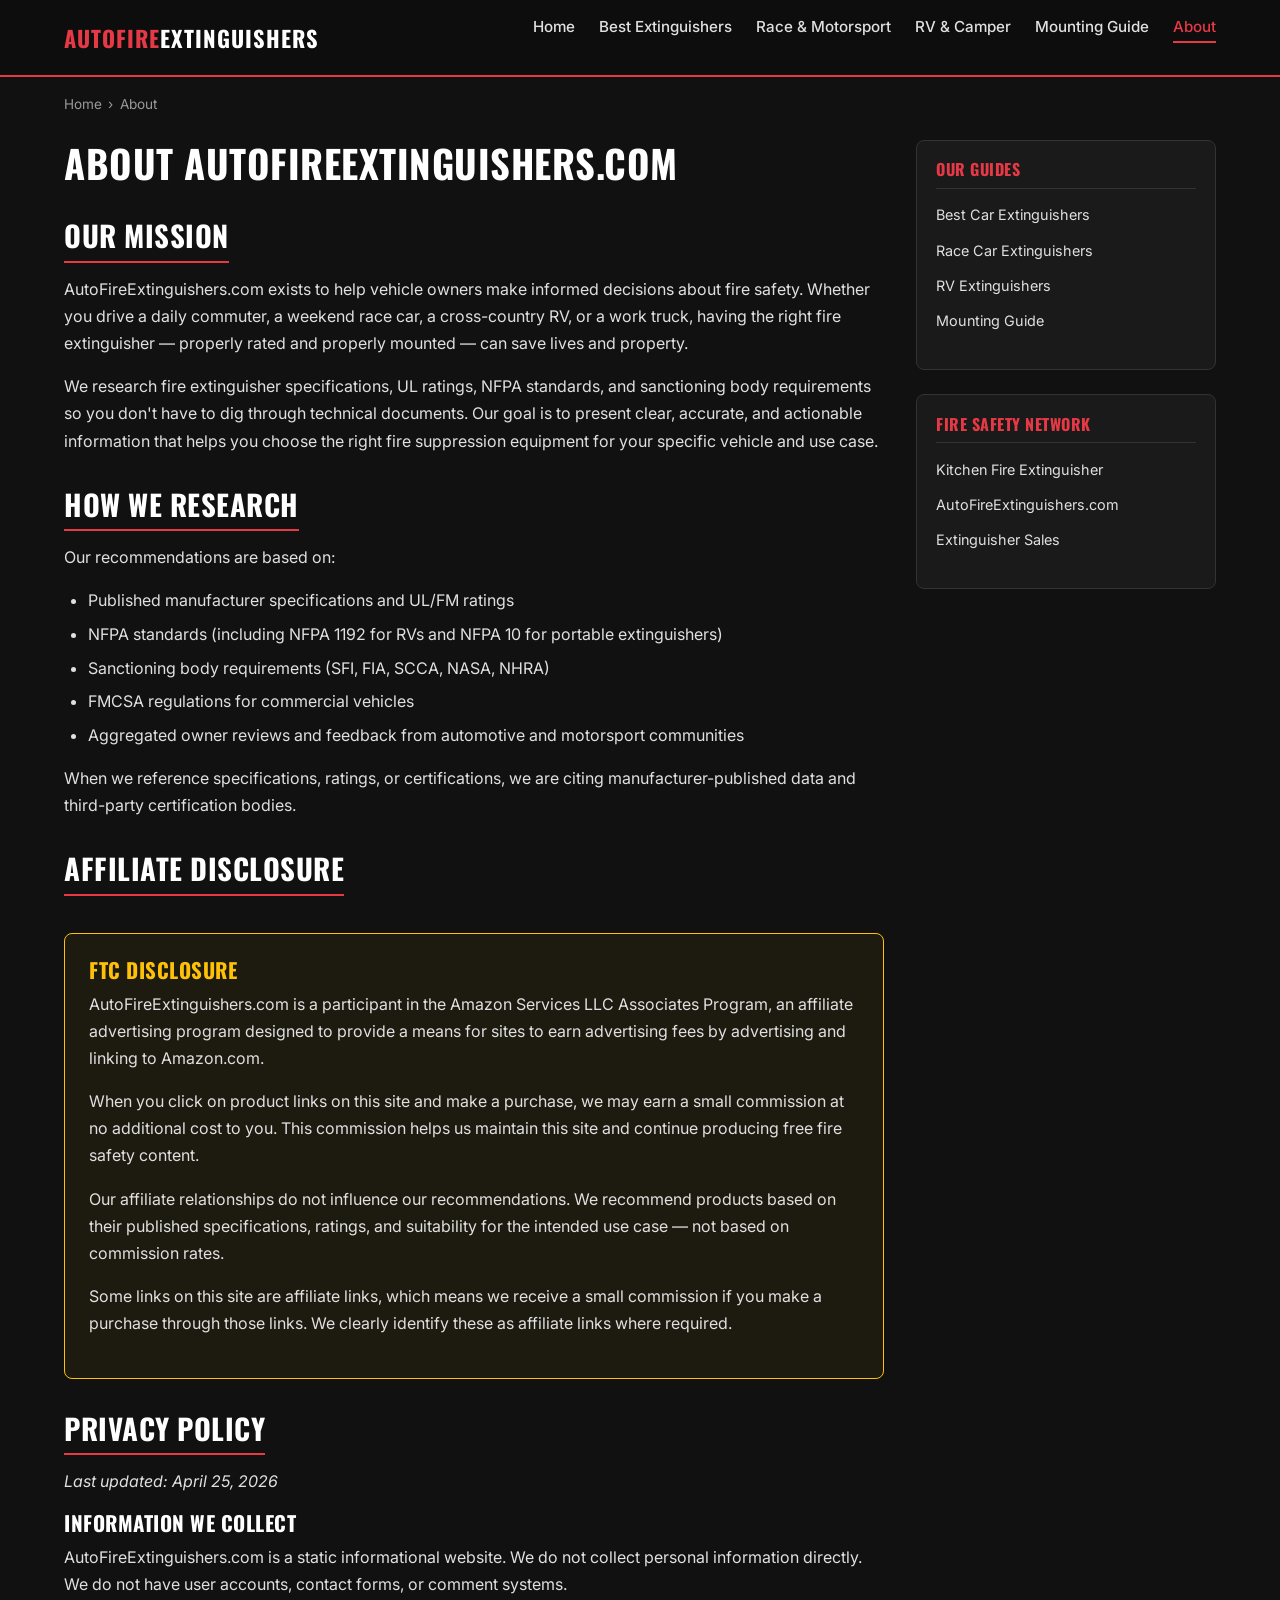
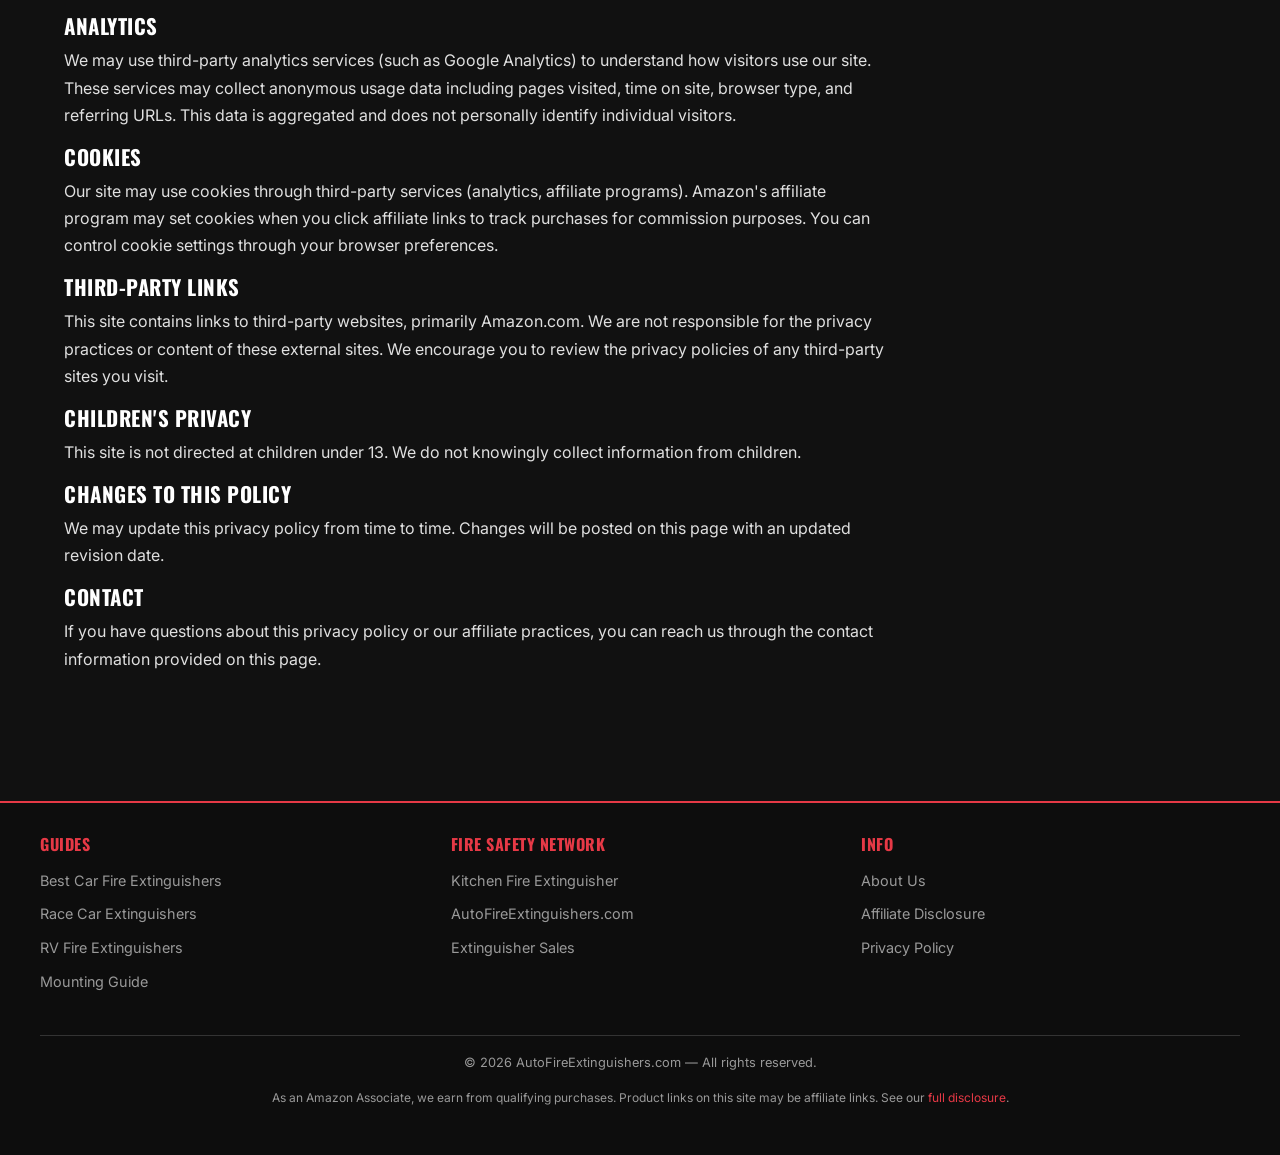
<file: about.html>
<!DOCTYPE html>
<html lang="en">
<head>
<meta charset="UTF-8">
<meta name="viewport" content="width=device-width,initial-scale=1">
<title>About AutoFireExtinguishers.com — Affiliate Disclosure &amp; Privacy Policy</title>
<meta name="description" content="About AutoFireExtinguishers.com, our affiliate disclosure, and privacy policy. Learn how we research and recommend vehicle fire extinguishers.">
<meta property="og:title" content="About AutoFireExtinguishers.com — Disclosure & Privacy">
<meta property="og:description" content="About AutoFireExtinguishers.com, our affiliate disclosure, and privacy policy.">
<meta property="og:type" content="website">
<meta property="og:url" content="https://autofireextinguishers.com/about.html">
<link rel="canonical" href="https://autofireextinguishers.com/about.html">
<link rel="preconnect" href="https://fonts.googleapis.com">
<link rel="preconnect" href="https://fonts.gstatic.com" crossorigin>
<link href="https://fonts.googleapis.com/css2?family=Inter:wght@400;500;600;700&family=Oswald:wght@400;500;600;700&display=swap" rel="stylesheet">
<link rel="stylesheet" href="css/style.css">
</head>
<body>

<nav class="site-nav" aria-label="Main navigation">
<div class="nav-inner">
  <a href="/" class="nav-logo">AutoFire<span>Extinguishers</span></a>
  <button class="hamburger" aria-label="Toggle menu" onclick="document.querySelector('.nav-links').classList.toggle('open')">
    <span></span><span></span><span></span>
  </button>
  <ul class="nav-links">
    <li><a href="/">Home</a></li>
    <li><a href="best-car-fire-extinguisher.html">Best Extinguishers</a></li>
    <li><a href="race-car-fire-extinguisher.html">Race &amp; Motorsport</a></li>
    <li><a href="rv-fire-extinguisher.html">RV &amp; Camper</a></li>
    <li><a href="fire-extinguisher-mounting.html">Mounting Guide</a></li>
    <li><a href="about.html" class="active">About</a></li>
  </ul>
</div>
</nav>

<div class="breadcrumbs">
  <a href="/">Home</a><span class="sep">›</span>About
</div>

<div class="page-wrap">
<main class="main-content">

<h1>About AutoFireExtinguishers.com</h1>

<section class="about-section">
  <h2>Our Mission</h2>
  <p>AutoFireExtinguishers.com exists to help vehicle owners make informed decisions about fire safety. Whether you drive a daily commuter, a weekend race car, a cross-country RV, or a work truck, having the right fire extinguisher — properly rated and properly mounted — can save lives and property.</p>
  <p>We research fire extinguisher specifications, UL ratings, NFPA standards, and sanctioning body requirements so you don't have to dig through technical documents. Our goal is to present clear, accurate, and actionable information that helps you choose the right fire suppression equipment for your specific vehicle and use case.</p>
</section>

<section class="about-section">
  <h2>How We Research</h2>
  <p>Our recommendations are based on:</p>
  <ul>
    <li>Published manufacturer specifications and UL/FM ratings</li>
    <li>NFPA standards (including NFPA 1192 for RVs and NFPA 10 for portable extinguishers)</li>
    <li>Sanctioning body requirements (SFI, FIA, SCCA, NASA, NHRA)</li>
    <li>FMCSA regulations for commercial vehicles</li>
    <li>Aggregated owner reviews and feedback from automotive and motorsport communities</li>
  </ul>
  <p>When we reference specifications, ratings, or certifications, we are citing manufacturer-published data and third-party certification bodies.</p>
</section>

<section class="about-section" id="disclosure">
  <h2>Affiliate Disclosure</h2>
  <div class="disclosure-box">
    <h3>FTC Disclosure</h3>
    <p>AutoFireExtinguishers.com is a participant in the Amazon Services LLC Associates Program, an affiliate advertising program designed to provide a means for sites to earn advertising fees by advertising and linking to Amazon.com.</p>
    <p>When you click on product links on this site and make a purchase, we may earn a small commission at no additional cost to you. This commission helps us maintain this site and continue producing free fire safety content.</p>
    <p>Our affiliate relationships do not influence our recommendations. We recommend products based on their published specifications, ratings, and suitability for the intended use case — not based on commission rates.</p>
    <p>Some links on this site are affiliate links, which means we receive a small commission if you make a purchase through those links. We clearly identify these as affiliate links where required.</p>
  </div>
</section>

<section class="about-section" id="privacy">
  <h2>Privacy Policy</h2>
  <p><em>Last updated: April 25, 2026</em></p>

  <h3>Information We Collect</h3>
  <p>AutoFireExtinguishers.com is a static informational website. We do not collect personal information directly. We do not have user accounts, contact forms, or comment systems.</p>

  <h3>Analytics</h3>
  <p>We may use third-party analytics services (such as Google Analytics) to understand how visitors use our site. These services may collect anonymous usage data including pages visited, time on site, browser type, and referring URLs. This data is aggregated and does not personally identify individual visitors.</p>

  <h3>Cookies</h3>
  <p>Our site may use cookies through third-party services (analytics, affiliate programs). Amazon's affiliate program may set cookies when you click affiliate links to track purchases for commission purposes. You can control cookie settings through your browser preferences.</p>

  <h3>Third-Party Links</h3>
  <p>This site contains links to third-party websites, primarily Amazon.com. We are not responsible for the privacy practices or content of these external sites. We encourage you to review the privacy policies of any third-party sites you visit.</p>

  <h3>Children's Privacy</h3>
  <p>This site is not directed at children under 13. We do not knowingly collect information from children.</p>

  <h3>Changes to This Policy</h3>
  <p>We may update this privacy policy from time to time. Changes will be posted on this page with an updated revision date.</p>

  <h3>Contact</h3>
  <p>If you have questions about this privacy policy or our affiliate practices, you can reach us through the contact information provided on this page.</p>
</section>

</main>

<aside class="sidebar">
  <div class="sidebar-box">
    <h3>Our Guides</h3>
    <ul>
      <li><a href="best-car-fire-extinguisher.html">Best Car Extinguishers</a></li>
      <li><a href="race-car-fire-extinguisher.html">Race Car Extinguishers</a></li>
      <li><a href="rv-fire-extinguisher.html">RV Extinguishers</a></li>
      <li><a href="fire-extinguisher-mounting.html">Mounting Guide</a></li>
    </ul>
  </div>
  <div class="sidebar-box">
    <h3>Fire Safety Network</h3>
    <ul>
      <li><a href="https://kitchenfireextinguisher.com" target="_blank" rel="noopener">Kitchen Fire Extinguisher</a></li>
      <li><a href="https://autofireextinguishers.com" target="_blank" rel="noopener">AutoFireExtinguishers.com</a></li>
      <li><a href="https://extinguishersales.com" target="_blank" rel="noopener">Extinguisher Sales</a></li>
    </ul>
  </div>
</aside>
</div>

<footer class="site-footer">
<div class="footer-inner">
  <div class="footer-col">
    <h4>Guides</h4>
    <ul>
      <li><a href="best-car-fire-extinguisher.html">Best Car Fire Extinguishers</a></li>
      <li><a href="race-car-fire-extinguisher.html">Race Car Extinguishers</a></li>
      <li><a href="rv-fire-extinguisher.html">RV Fire Extinguishers</a></li>
      <li><a href="fire-extinguisher-mounting.html">Mounting Guide</a></li>
    </ul>
  </div>
  <div class="footer-col">
    <h4>Fire Safety Network</h4>
    <ul>
      <li><a href="https://kitchenfireextinguisher.com" target="_blank" rel="noopener">Kitchen Fire Extinguisher</a></li>
      <li><a href="https://autofireextinguishers.com" target="_blank" rel="noopener">AutoFireExtinguishers.com</a></li>
      <li><a href="https://extinguishersales.com" target="_blank" rel="noopener">Extinguisher Sales</a></li>
    </ul>
  </div>
  <div class="footer-col">
    <h4>Info</h4>
    <ul>
      <li><a href="about.html">About Us</a></li>
      <li><a href="about.html#disclosure">Affiliate Disclosure</a></li>
      <li><a href="about.html#privacy">Privacy Policy</a></li>
    </ul>
  </div>
</div>
<div class="footer-bottom">
  <p>&copy; 2026 AutoFireExtinguishers.com — All rights reserved.</p>
  <p class="affiliate-disc">As an Amazon Associate, we earn from qualifying purchases. Product links on this site may be affiliate links. See our <a href="about.html#disclosure">full disclosure</a>.</p>
</div>
</footer>

</body>
</html>
</file>
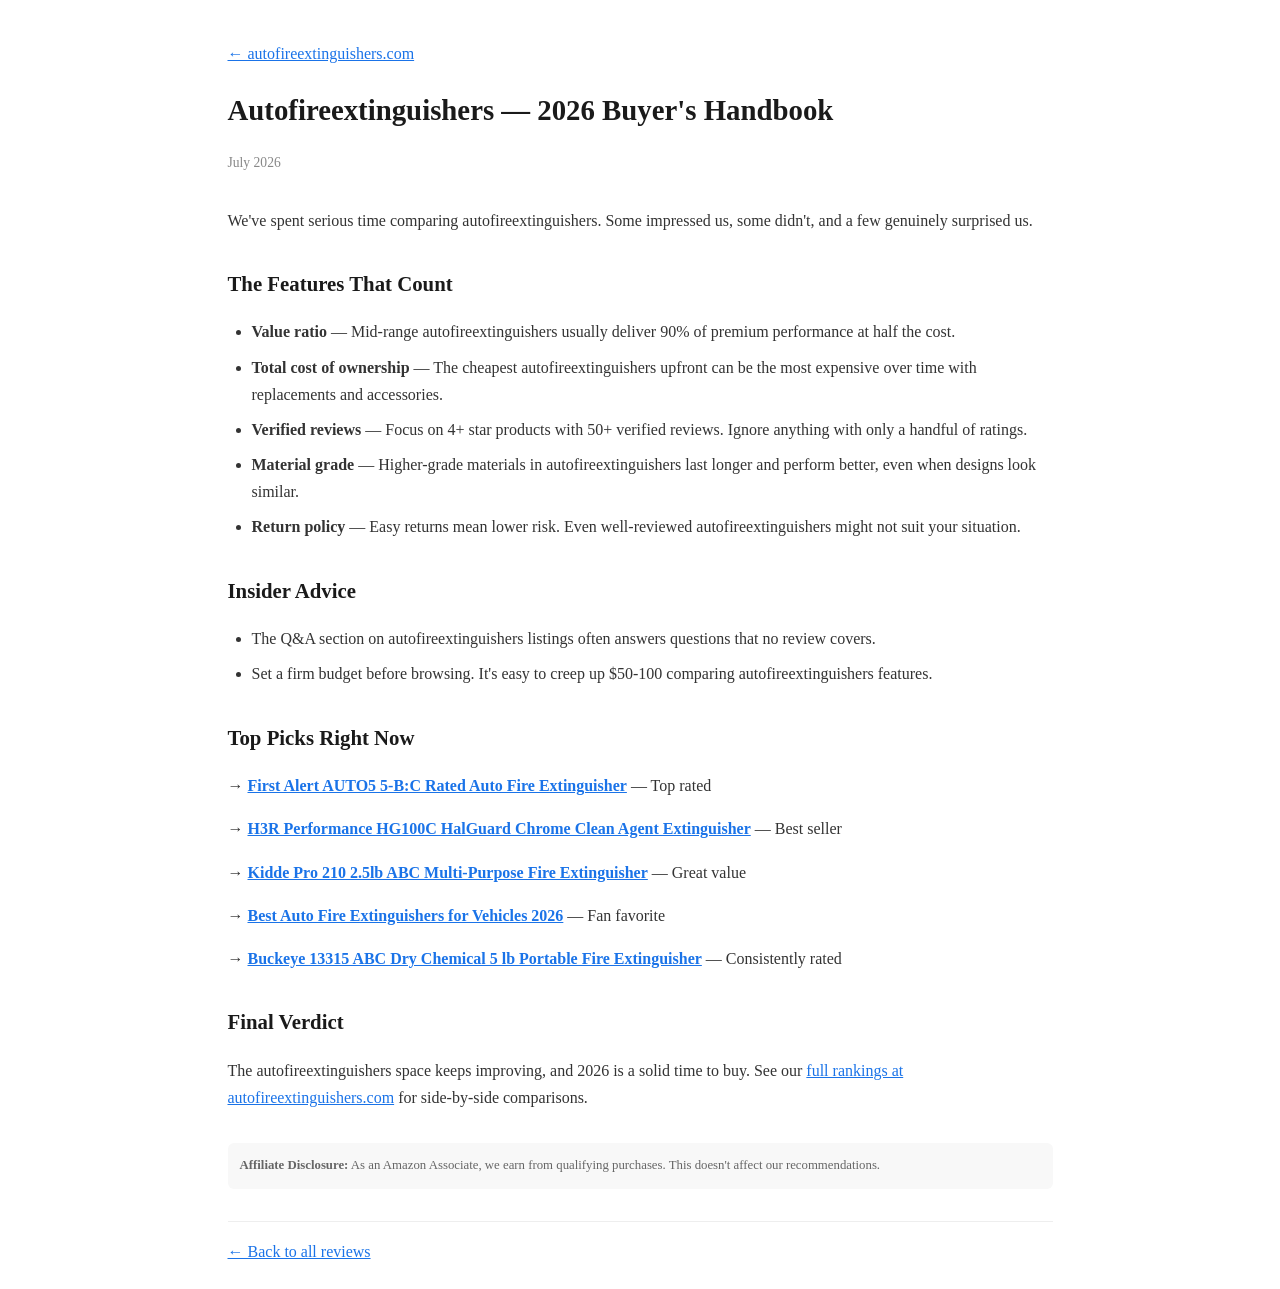
<file: autofireextinguishers-buyers-handbook-2026.html>
<!DOCTYPE html>
<html lang="en">
<head>
<meta charset="UTF-8"><meta name="viewport" content="width=device-width,initial-scale=1.0">
<title>Autofireextinguishers — 2026 Buyer's Handbook | autofireextinguishers.com</title>
<meta name="description" content="2026 autofireextinguishers buyer's guide. What's worth it and where to get the best value.">
<link rel="canonical" href="https://autofireextinguishers.com/autofireextinguishers-buyers-handbook-2026.html">
<script type="application/ld+json">{"@context":"https://schema.org","@type":"Article","headline":"Autofireextinguishers — 2026 Buyer's Handbook","datePublished":"2026-07-02","dateModified":"2026-07-02","publisher":{"@type":"Organization","name":"autofireextinguishers.com"}}</script>
<style>body{max-width:825px;margin:0 auto;padding:24px;font-family:Georgia,'Times New Roman',serif;line-height:1.7;color:#333}h1{font-size:1.8rem;color:#1a1a1a;margin-bottom:.5rem}h2{font-size:1.3rem;color:#1a1a1a;margin-top:2rem}a{color:#1a73e8}.date{color:#888;font-size:.85rem;margin-bottom:2rem}.back{margin-top:2rem;padding-top:1rem;border-top:1px solid #eee}p{margin:1rem 0}ul,ol{margin:1rem 0;padding-left:1.5rem}li{margin:.5rem 0}.disc{background:#f8f8f8;padding:12px;border-radius:6px;font-size:.8rem;color:#666;margin-top:2rem}</style>
</head>
<body>
<p><a href="/">← autofireextinguishers.com</a></p>
<h1>Autofireextinguishers — 2026 Buyer's Handbook</h1>
<p class="date">July 2026</p>
<p>We've spent serious time comparing autofireextinguishers. Some impressed us, some didn't, and a few genuinely surprised us.</p>
<h2>The Features That Count</h2>
<ul>
  <li><strong>Value ratio</strong> — Mid-range autofireextinguishers usually deliver 90% of premium performance at half the cost.</li>
  <li><strong>Total cost of ownership</strong> — The cheapest autofireextinguishers upfront can be the most expensive over time with replacements and accessories.</li>
  <li><strong>Verified reviews</strong> — Focus on 4+ star products with 50+ verified reviews. Ignore anything with only a handful of ratings.</li>
  <li><strong>Material grade</strong> — Higher-grade materials in autofireextinguishers last longer and perform better, even when designs look similar.</li>
  <li><strong>Return policy</strong> — Easy returns mean lower risk. Even well-reviewed autofireextinguishers might not suit your situation.</li>
</ul>
<h2>Insider Advice</h2>
<ul>
  <li>The Q&A section on autofireextinguishers listings often answers questions that no review covers.</li>
  <li>Set a firm budget before browsing. It's easy to creep up $50-100 comparing autofireextinguishers features.</li>
</ul>
<h2>Top Picks Right Now</h2>
<p><strong>→ <a href="https://www.amazon.com/dp/B01N9DRMIX?tag=brazenprodu01-20">First Alert AUTO5 5-B:C Rated Auto Fire Extinguisher</a></strong> — Top rated</p>
<p><strong>→ <a href="https://www.amazon.com/dp/B00IXHB53G?tag=brazenprodu01-20">H3R Performance HG100C HalGuard Chrome Clean Agent Extinguisher</a></strong> — Best seller</p>
<p><strong>→ <a href="https://www.amazon.com/dp/B07CKV8XY4?tag=brazenprodu01-20">Kidde Pro 210 2.5lb ABC Multi-Purpose Fire Extinguisher</a></strong> — Great value</p>
<p><strong>→ <a href="https://www.amazon.com/dp/B000MIXS3O?tag=brazenprodu01-20">Best Auto Fire Extinguishers for Vehicles 2026</a></strong> — Fan favorite</p>
<p><strong>→ <a href="https://www.amazon.com/dp/B001GZATQS?tag=brazenprodu01-20">Buckeye 13315 ABC Dry Chemical 5 lb Portable Fire Extinguisher</a></strong> — Consistently rated</p>
<h2>Final Verdict</h2>
<p>The autofireextinguishers space keeps improving, and 2026 is a solid time to buy. See our <a href="/">full rankings at autofireextinguishers.com</a> for side-by-side comparisons.</p>

<div class="disc"><strong>Affiliate Disclosure:</strong> As an Amazon Associate, we earn from qualifying purchases. This doesn't affect our recommendations.</div>
<div class="back"><a href="/">← Back to all reviews</a></div>
</body></html>
</file>
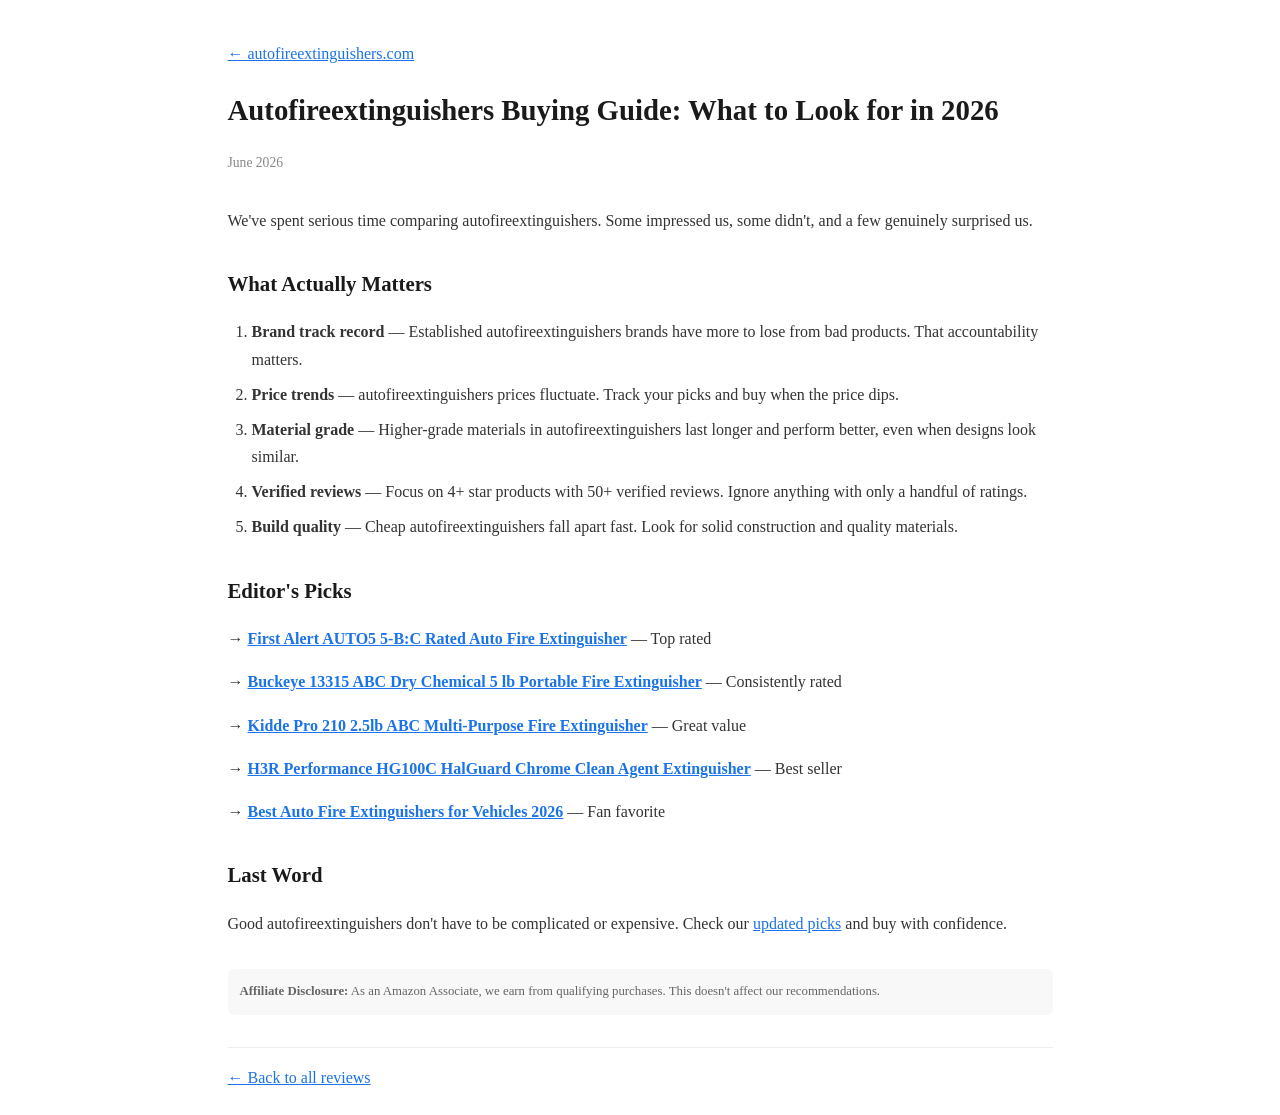
<file: autofireextinguishers-buying-guide-2026.html>
<!DOCTYPE html>
<html lang="en">
<head>
<meta charset="UTF-8"><meta name="viewport" content="width=device-width,initial-scale=1.0">
<title>Autofireextinguishers Buying Guide: What to Look for in 2026 | autofireextinguishers.com</title>
<meta name="description" content="2026 autofireextinguishers buyer's guide. What's worth it and where to get the best value.">
<link rel="canonical" href="https://autofireextinguishers.com/autofireextinguishers-buying-guide-2026.html">
<script type="application/ld+json">{"@context":"https://schema.org","@type":"Article","headline":"Autofireextinguishers Buying Guide: What to Look for in 2026","datePublished":"2026-06-30","dateModified":"2026-06-30","publisher":{"@type":"Organization","name":"autofireextinguishers.com"}}</script>
<style>body{max-width:825px;margin:0 auto;padding:24px;font-family:Georgia,'Times New Roman',serif;line-height:1.7;color:#333}h1{font-size:1.8rem;color:#1a1a1a;margin-bottom:.5rem}h2{font-size:1.3rem;color:#1a1a1a;margin-top:2rem}a{color:#1a73e8}.date{color:#888;font-size:.85rem;margin-bottom:2rem}.back{margin-top:2rem;padding-top:1rem;border-top:1px solid #eee}p{margin:1rem 0}ul,ol{margin:1rem 0;padding-left:1.5rem}li{margin:.5rem 0}.disc{background:#f8f8f8;padding:12px;border-radius:6px;font-size:.8rem;color:#666;margin-top:2rem}</style>
</head>
<body>
<p><a href="/">← autofireextinguishers.com</a></p>
<h1>Autofireextinguishers Buying Guide: What to Look for in 2026</h1>
<p class="date">June 2026</p>
<p>We've spent serious time comparing autofireextinguishers. Some impressed us, some didn't, and a few genuinely surprised us.</p>
<h2>What Actually Matters</h2>
<ol>
  <li><strong>Brand track record</strong> — Established autofireextinguishers brands have more to lose from bad products. That accountability matters.</li>
  <li><strong>Price trends</strong> — autofireextinguishers prices fluctuate. Track your picks and buy when the price dips.</li>
  <li><strong>Material grade</strong> — Higher-grade materials in autofireextinguishers last longer and perform better, even when designs look similar.</li>
  <li><strong>Verified reviews</strong> — Focus on 4+ star products with 50+ verified reviews. Ignore anything with only a handful of ratings.</li>
  <li><strong>Build quality</strong> — Cheap autofireextinguishers fall apart fast. Look for solid construction and quality materials.</li>
</ol>
<h2>Editor's Picks</h2>
<p><strong>→ <a href="https://www.amazon.com/dp/B01N9DRMIX?tag=brazenprodu01-20">First Alert AUTO5 5-B:C Rated Auto Fire Extinguisher</a></strong> — Top rated</p>
<p><strong>→ <a href="https://www.amazon.com/dp/B001GZATQS?tag=brazenprodu01-20">Buckeye 13315 ABC Dry Chemical 5 lb Portable Fire Extinguisher</a></strong> — Consistently rated</p>
<p><strong>→ <a href="https://www.amazon.com/dp/B07CKV8XY4?tag=brazenprodu01-20">Kidde Pro 210 2.5lb ABC Multi-Purpose Fire Extinguisher</a></strong> — Great value</p>
<p><strong>→ <a href="https://www.amazon.com/dp/B00IXHB53G?tag=brazenprodu01-20">H3R Performance HG100C HalGuard Chrome Clean Agent Extinguisher</a></strong> — Best seller</p>
<p><strong>→ <a href="https://www.amazon.com/dp/B000MIXS3O?tag=brazenprodu01-20">Best Auto Fire Extinguishers for Vehicles 2026</a></strong> — Fan favorite</p>
<h2>Last Word</h2>
<p>Good autofireextinguishers don't have to be complicated or expensive. Check our <a href="/">updated picks</a> and buy with confidence.</p>

<div class="disc"><strong>Affiliate Disclosure:</strong> As an Amazon Associate, we earn from qualifying purchases. This doesn't affect our recommendations.</div>
<div class="back"><a href="/">← Back to all reviews</a></div>
</body></html>
</file>
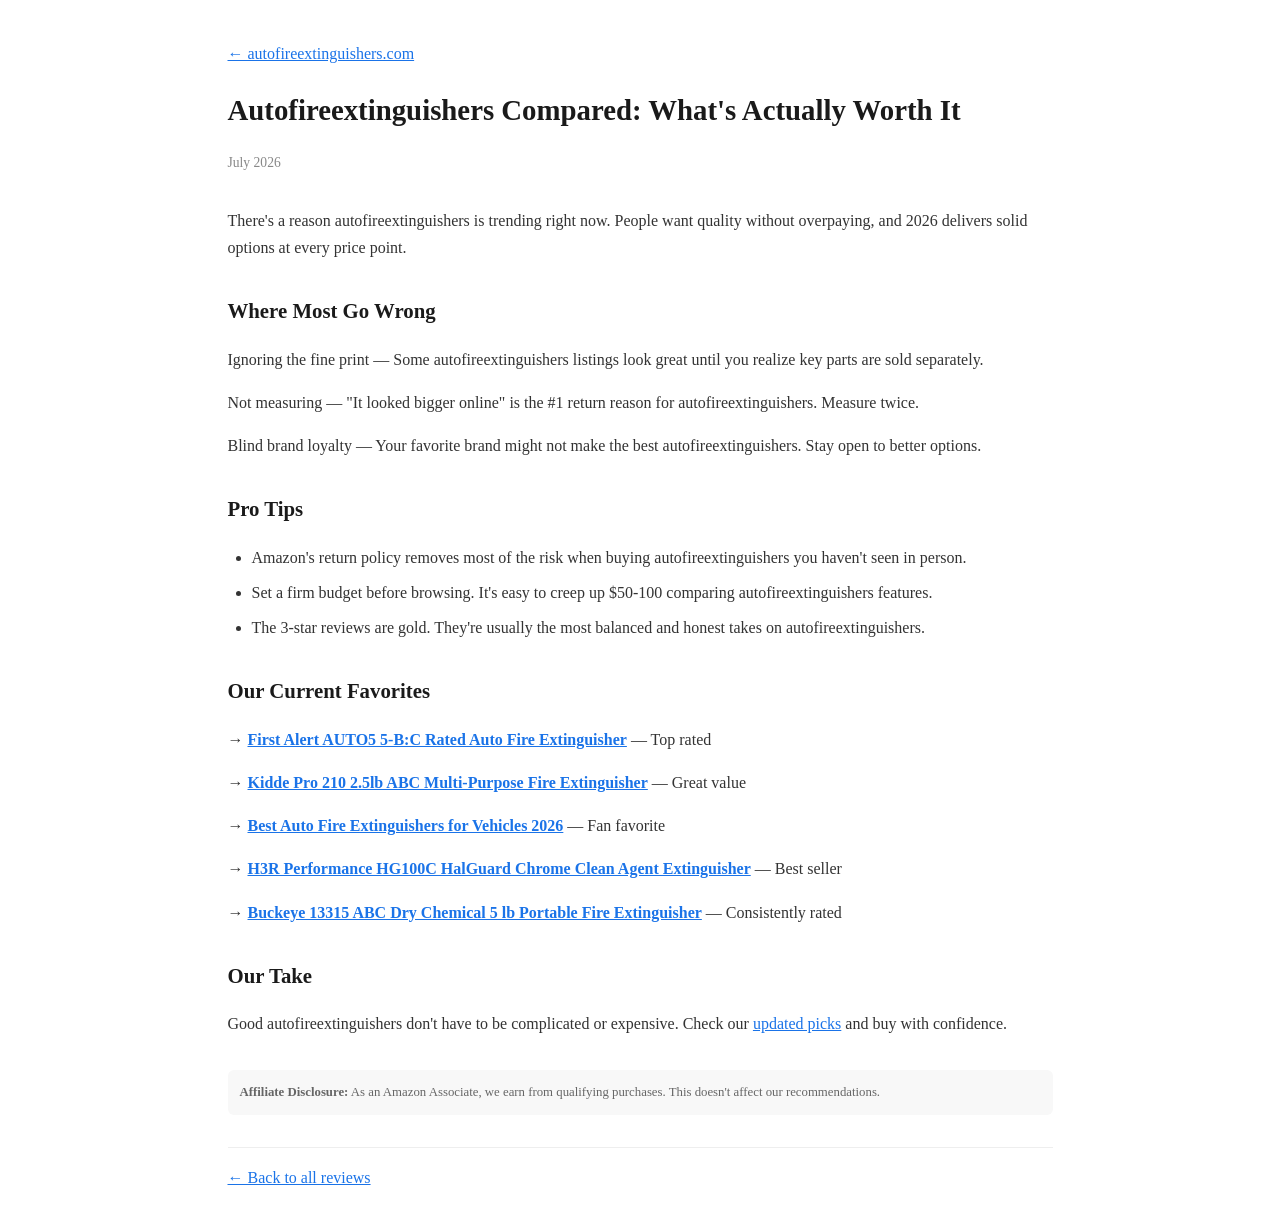
<file: autofireextinguishers-compared-2026.html>
<!DOCTYPE html>
<html lang="en">
<head>
<meta charset="UTF-8"><meta name="viewport" content="width=device-width,initial-scale=1.0">
<title>Autofireextinguishers Compared: What's Actually Worth It | autofireextinguishers.com</title>
<meta name="description" content="autofireextinguishers shopping in 2026 simplified. Our guide has you covered.">
<link rel="canonical" href="https://autofireextinguishers.com/autofireextinguishers-compared-2026.html">
<script type="application/ld+json">{"@context":"https://schema.org","@type":"Article","headline":"Autofireextinguishers Compared: What's Actually Worth It","datePublished":"2026-07-03","dateModified":"2026-07-03","publisher":{"@type":"Organization","name":"autofireextinguishers.com"}}</script>
<style>body{max-width:825px;margin:0 auto;padding:24px;font-family:Georgia,'Times New Roman',serif;line-height:1.7;color:#333}h1{font-size:1.8rem;color:#1a1a1a;margin-bottom:.5rem}h2{font-size:1.3rem;color:#1a1a1a;margin-top:2rem}a{color:#1a73e8}.date{color:#888;font-size:.85rem;margin-bottom:2rem}.back{margin-top:2rem;padding-top:1rem;border-top:1px solid #eee}p{margin:1rem 0}ul,ol{margin:1rem 0;padding-left:1.5rem}li{margin:.5rem 0}.disc{background:#f8f8f8;padding:12px;border-radius:6px;font-size:.8rem;color:#666;margin-top:2rem}</style>
</head>
<body>
<p><a href="/">← autofireextinguishers.com</a></p>
<h1>Autofireextinguishers Compared: What's Actually Worth It</h1>
<p class="date">July 2026</p>
<p>There's a reason autofireextinguishers is trending right now. People want quality without overpaying, and 2026 delivers solid options at every price point.</p>
<h2>Where Most Go Wrong</h2>
<p>Ignoring the fine print — Some autofireextinguishers listings look great until you realize key parts are sold separately.</p>
<p>Not measuring — "It looked bigger online" is the #1 return reason for autofireextinguishers. Measure twice.</p>
<p>Blind brand loyalty — Your favorite brand might not make the best autofireextinguishers. Stay open to better options.</p>
<h2>Pro Tips</h2>
<ul>
  <li>Amazon's return policy removes most of the risk when buying autofireextinguishers you haven't seen in person.</li>
  <li>Set a firm budget before browsing. It's easy to creep up $50-100 comparing autofireextinguishers features.</li>
  <li>The 3-star reviews are gold. They're usually the most balanced and honest takes on autofireextinguishers.</li>
</ul>
<h2>Our Current Favorites</h2>
<p><strong>→ <a href="https://www.amazon.com/dp/B01N9DRMIX?tag=brazenprodu01-20">First Alert AUTO5 5-B:C Rated Auto Fire Extinguisher</a></strong> — Top rated</p>
<p><strong>→ <a href="https://www.amazon.com/dp/B07CKV8XY4?tag=brazenprodu01-20">Kidde Pro 210 2.5lb ABC Multi-Purpose Fire Extinguisher</a></strong> — Great value</p>
<p><strong>→ <a href="https://www.amazon.com/dp/B000MIXS3O?tag=brazenprodu01-20">Best Auto Fire Extinguishers for Vehicles 2026</a></strong> — Fan favorite</p>
<p><strong>→ <a href="https://www.amazon.com/dp/B00IXHB53G?tag=brazenprodu01-20">H3R Performance HG100C HalGuard Chrome Clean Agent Extinguisher</a></strong> — Best seller</p>
<p><strong>→ <a href="https://www.amazon.com/dp/B001GZATQS?tag=brazenprodu01-20">Buckeye 13315 ABC Dry Chemical 5 lb Portable Fire Extinguisher</a></strong> — Consistently rated</p>
<h2>Our Take</h2>
<p>Good autofireextinguishers don't have to be complicated or expensive. Check our <a href="/">updated picks</a> and buy with confidence.</p>

<div class="disc"><strong>Affiliate Disclosure:</strong> As an Amazon Associate, we earn from qualifying purchases. This doesn't affect our recommendations.</div>
<div class="back"><a href="/">← Back to all reviews</a></div>
</body></html>
</file>
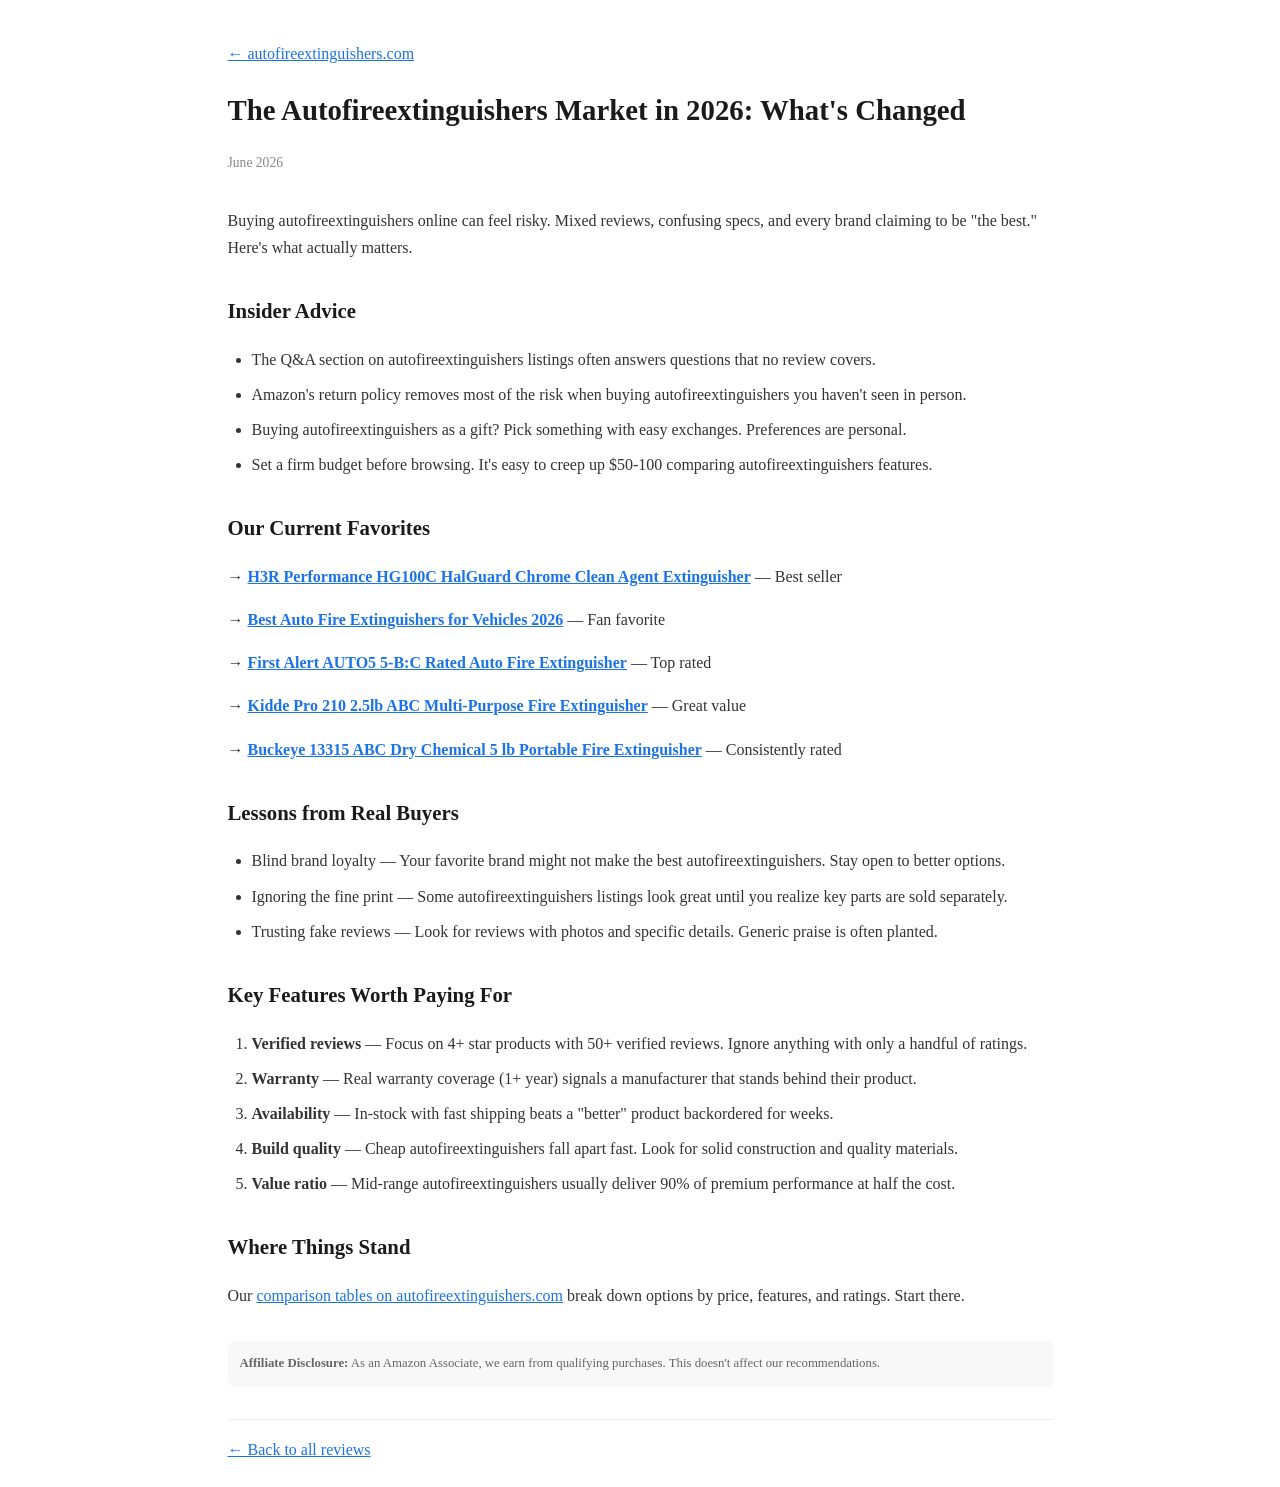
<file: autofireextinguishers-market-2026.html>
<!DOCTYPE html>
<html lang="en">
<head>
<meta charset="UTF-8"><meta name="viewport" content="width=device-width,initial-scale=1.0">
<title>The Autofireextinguishers Market in 2026: What's Changed | autofireextinguishers.com</title>
<meta name="description" content="Honest autofireextinguishers guide for 2026. Real comparisons, no fluff. Updated June 2026.">
<link rel="canonical" href="https://autofireextinguishers.com/autofireextinguishers-market-2026.html">
<script type="application/ld+json">{"@context":"https://schema.org","@type":"Article","headline":"The Autofireextinguishers Market in 2026: What's Changed","datePublished":"2026-06-29","dateModified":"2026-06-29","publisher":{"@type":"Organization","name":"autofireextinguishers.com"}}</script>
<style>body{max-width:825px;margin:0 auto;padding:24px;font-family:Georgia,'Times New Roman',serif;line-height:1.7;color:#333}h1{font-size:1.8rem;color:#1a1a1a;margin-bottom:.5rem}h2{font-size:1.3rem;color:#1a1a1a;margin-top:2rem}a{color:#1a73e8}.date{color:#888;font-size:.85rem;margin-bottom:2rem}.back{margin-top:2rem;padding-top:1rem;border-top:1px solid #eee}p{margin:1rem 0}ul,ol{margin:1rem 0;padding-left:1.5rem}li{margin:.5rem 0}.disc{background:#f8f8f8;padding:12px;border-radius:6px;font-size:.8rem;color:#666;margin-top:2rem}</style>
</head>
<body>
<p><a href="/">← autofireextinguishers.com</a></p>
<h1>The Autofireextinguishers Market in 2026: What's Changed</h1>
<p class="date">June 2026</p>
<p>Buying autofireextinguishers online can feel risky. Mixed reviews, confusing specs, and every brand claiming to be "the best." Here's what actually matters.</p>
<h2>Insider Advice</h2>
<ul>
  <li>The Q&A section on autofireextinguishers listings often answers questions that no review covers.</li>
  <li>Amazon's return policy removes most of the risk when buying autofireextinguishers you haven't seen in person.</li>
  <li>Buying autofireextinguishers as a gift? Pick something with easy exchanges. Preferences are personal.</li>
  <li>Set a firm budget before browsing. It's easy to creep up $50-100 comparing autofireextinguishers features.</li>
</ul>
<h2>Our Current Favorites</h2>
<p><strong>→ <a href="https://www.amazon.com/dp/B00IXHB53G?tag=brazenprodu01-20">H3R Performance HG100C HalGuard Chrome Clean Agent Extinguisher</a></strong> — Best seller</p>
<p><strong>→ <a href="https://www.amazon.com/dp/B000MIXS3O?tag=brazenprodu01-20">Best Auto Fire Extinguishers for Vehicles 2026</a></strong> — Fan favorite</p>
<p><strong>→ <a href="https://www.amazon.com/dp/B01N9DRMIX?tag=brazenprodu01-20">First Alert AUTO5 5-B:C Rated Auto Fire Extinguisher</a></strong> — Top rated</p>
<p><strong>→ <a href="https://www.amazon.com/dp/B07CKV8XY4?tag=brazenprodu01-20">Kidde Pro 210 2.5lb ABC Multi-Purpose Fire Extinguisher</a></strong> — Great value</p>
<p><strong>→ <a href="https://www.amazon.com/dp/B001GZATQS?tag=brazenprodu01-20">Buckeye 13315 ABC Dry Chemical 5 lb Portable Fire Extinguisher</a></strong> — Consistently rated</p>
<h2>Lessons from Real Buyers</h2>
<ul>
  <li>Blind brand loyalty — Your favorite brand might not make the best autofireextinguishers. Stay open to better options.</li>
  <li>Ignoring the fine print — Some autofireextinguishers listings look great until you realize key parts are sold separately.</li>
  <li>Trusting fake reviews — Look for reviews with photos and specific details. Generic praise is often planted.</li>
</ul>
<h2>Key Features Worth Paying For</h2>
<ol>
  <li><strong>Verified reviews</strong> — Focus on 4+ star products with 50+ verified reviews. Ignore anything with only a handful of ratings.</li>
  <li><strong>Warranty</strong> — Real warranty coverage (1+ year) signals a manufacturer that stands behind their product.</li>
  <li><strong>Availability</strong> — In-stock with fast shipping beats a "better" product backordered for weeks.</li>
  <li><strong>Build quality</strong> — Cheap autofireextinguishers fall apart fast. Look for solid construction and quality materials.</li>
  <li><strong>Value ratio</strong> — Mid-range autofireextinguishers usually deliver 90% of premium performance at half the cost.</li>
</ol>
<h2>Where Things Stand</h2>
<p>Our <a href="/">comparison tables on autofireextinguishers.com</a> break down options by price, features, and ratings. Start there.</p>

<div class="disc"><strong>Affiliate Disclosure:</strong> As an Amazon Associate, we earn from qualifying purchases. This doesn't affect our recommendations.</div>
<div class="back"><a href="/">← Back to all reviews</a></div>
</body></html>
</file>
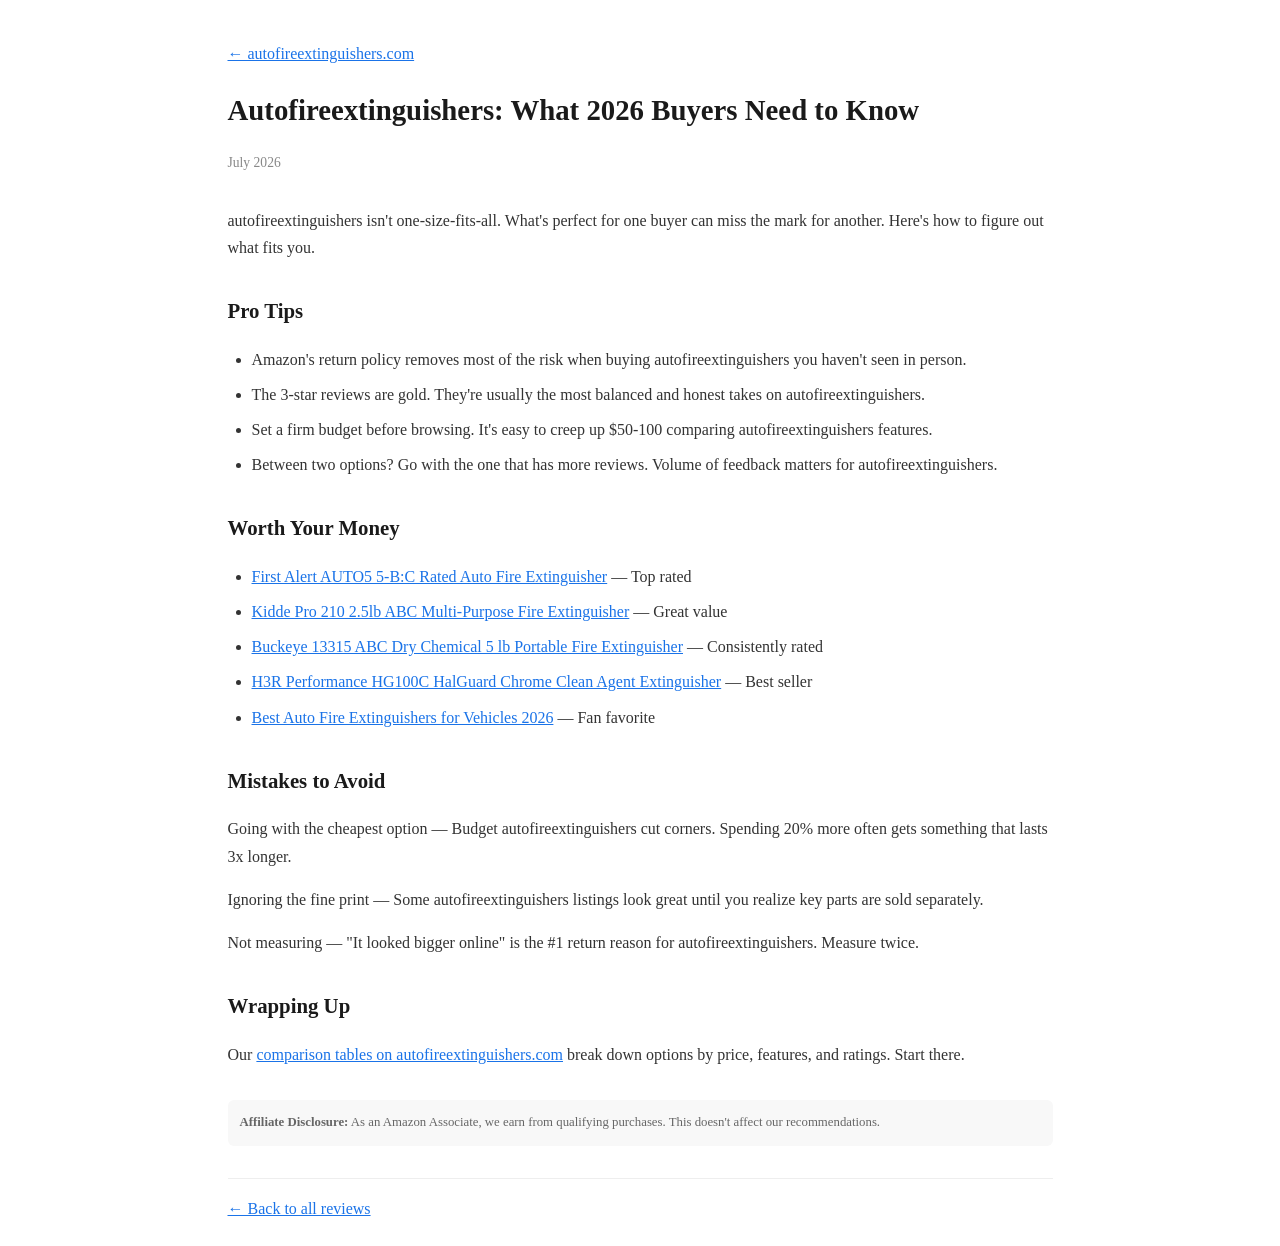
<file: autofireextinguishers-what-buyers-need-2026.html>
<!DOCTYPE html>
<html lang="en">
<head>
<meta charset="UTF-8"><meta name="viewport" content="width=device-width,initial-scale=1.0">
<title>Autofireextinguishers: What 2026 Buyers Need to Know | autofireextinguishers.com</title>
<meta name="description" content="Practical autofireextinguishers advice for 2026. Skip the marketing, get the facts.">
<link rel="canonical" href="https://autofireextinguishers.com/autofireextinguishers-what-buyers-need-2026.html">
<script type="application/ld+json">{"@context":"https://schema.org","@type":"Article","headline":"Autofireextinguishers: What 2026 Buyers Need to Know","datePublished":"2026-07-01","dateModified":"2026-07-01","publisher":{"@type":"Organization","name":"autofireextinguishers.com"}}</script>
<style>body{max-width:825px;margin:0 auto;padding:24px;font-family:Georgia,'Times New Roman',serif;line-height:1.7;color:#333}h1{font-size:1.8rem;color:#1a1a1a;margin-bottom:.5rem}h2{font-size:1.3rem;color:#1a1a1a;margin-top:2rem}a{color:#1a73e8}.date{color:#888;font-size:.85rem;margin-bottom:2rem}.back{margin-top:2rem;padding-top:1rem;border-top:1px solid #eee}p{margin:1rem 0}ul,ol{margin:1rem 0;padding-left:1.5rem}li{margin:.5rem 0}.disc{background:#f8f8f8;padding:12px;border-radius:6px;font-size:.8rem;color:#666;margin-top:2rem}</style>
</head>
<body>
<p><a href="/">← autofireextinguishers.com</a></p>
<h1>Autofireextinguishers: What 2026 Buyers Need to Know</h1>
<p class="date">July 2026</p>
<p>autofireextinguishers isn't one-size-fits-all. What's perfect for one buyer can miss the mark for another. Here's how to figure out what fits you.</p>
<h2>Pro Tips</h2>
<ul>
  <li>Amazon's return policy removes most of the risk when buying autofireextinguishers you haven't seen in person.</li>
  <li>The 3-star reviews are gold. They're usually the most balanced and honest takes on autofireextinguishers.</li>
  <li>Set a firm budget before browsing. It's easy to creep up $50-100 comparing autofireextinguishers features.</li>
  <li>Between two options? Go with the one that has more reviews. Volume of feedback matters for autofireextinguishers.</li>
</ul>
<h2>Worth Your Money</h2>
<ul>
  <li><a href="https://www.amazon.com/dp/B01N9DRMIX?tag=brazenprodu01-20">First Alert AUTO5 5-B:C Rated Auto Fire Extinguisher</a> — Top rated</li>
  <li><a href="https://www.amazon.com/dp/B07CKV8XY4?tag=brazenprodu01-20">Kidde Pro 210 2.5lb ABC Multi-Purpose Fire Extinguisher</a> — Great value</li>
  <li><a href="https://www.amazon.com/dp/B001GZATQS?tag=brazenprodu01-20">Buckeye 13315 ABC Dry Chemical 5 lb Portable Fire Extinguisher</a> — Consistently rated</li>
  <li><a href="https://www.amazon.com/dp/B00IXHB53G?tag=brazenprodu01-20">H3R Performance HG100C HalGuard Chrome Clean Agent Extinguisher</a> — Best seller</li>
  <li><a href="https://www.amazon.com/dp/B000MIXS3O?tag=brazenprodu01-20">Best Auto Fire Extinguishers for Vehicles 2026</a> — Fan favorite</li>
</ul>
<h2>Mistakes to Avoid</h2>
<p>Going with the cheapest option — Budget autofireextinguishers cut corners. Spending 20% more often gets something that lasts 3x longer.</p>
<p>Ignoring the fine print — Some autofireextinguishers listings look great until you realize key parts are sold separately.</p>
<p>Not measuring — "It looked bigger online" is the #1 return reason for autofireextinguishers. Measure twice.</p>
<h2>Wrapping Up</h2>
<p>Our <a href="/">comparison tables on autofireextinguishers.com</a> break down options by price, features, and ratings. Start there.</p>

<div class="disc"><strong>Affiliate Disclosure:</strong> As an Amazon Associate, we earn from qualifying purchases. This doesn't affect our recommendations.</div>
<div class="back"><a href="/">← Back to all reviews</a></div>
</body></html>
</file>
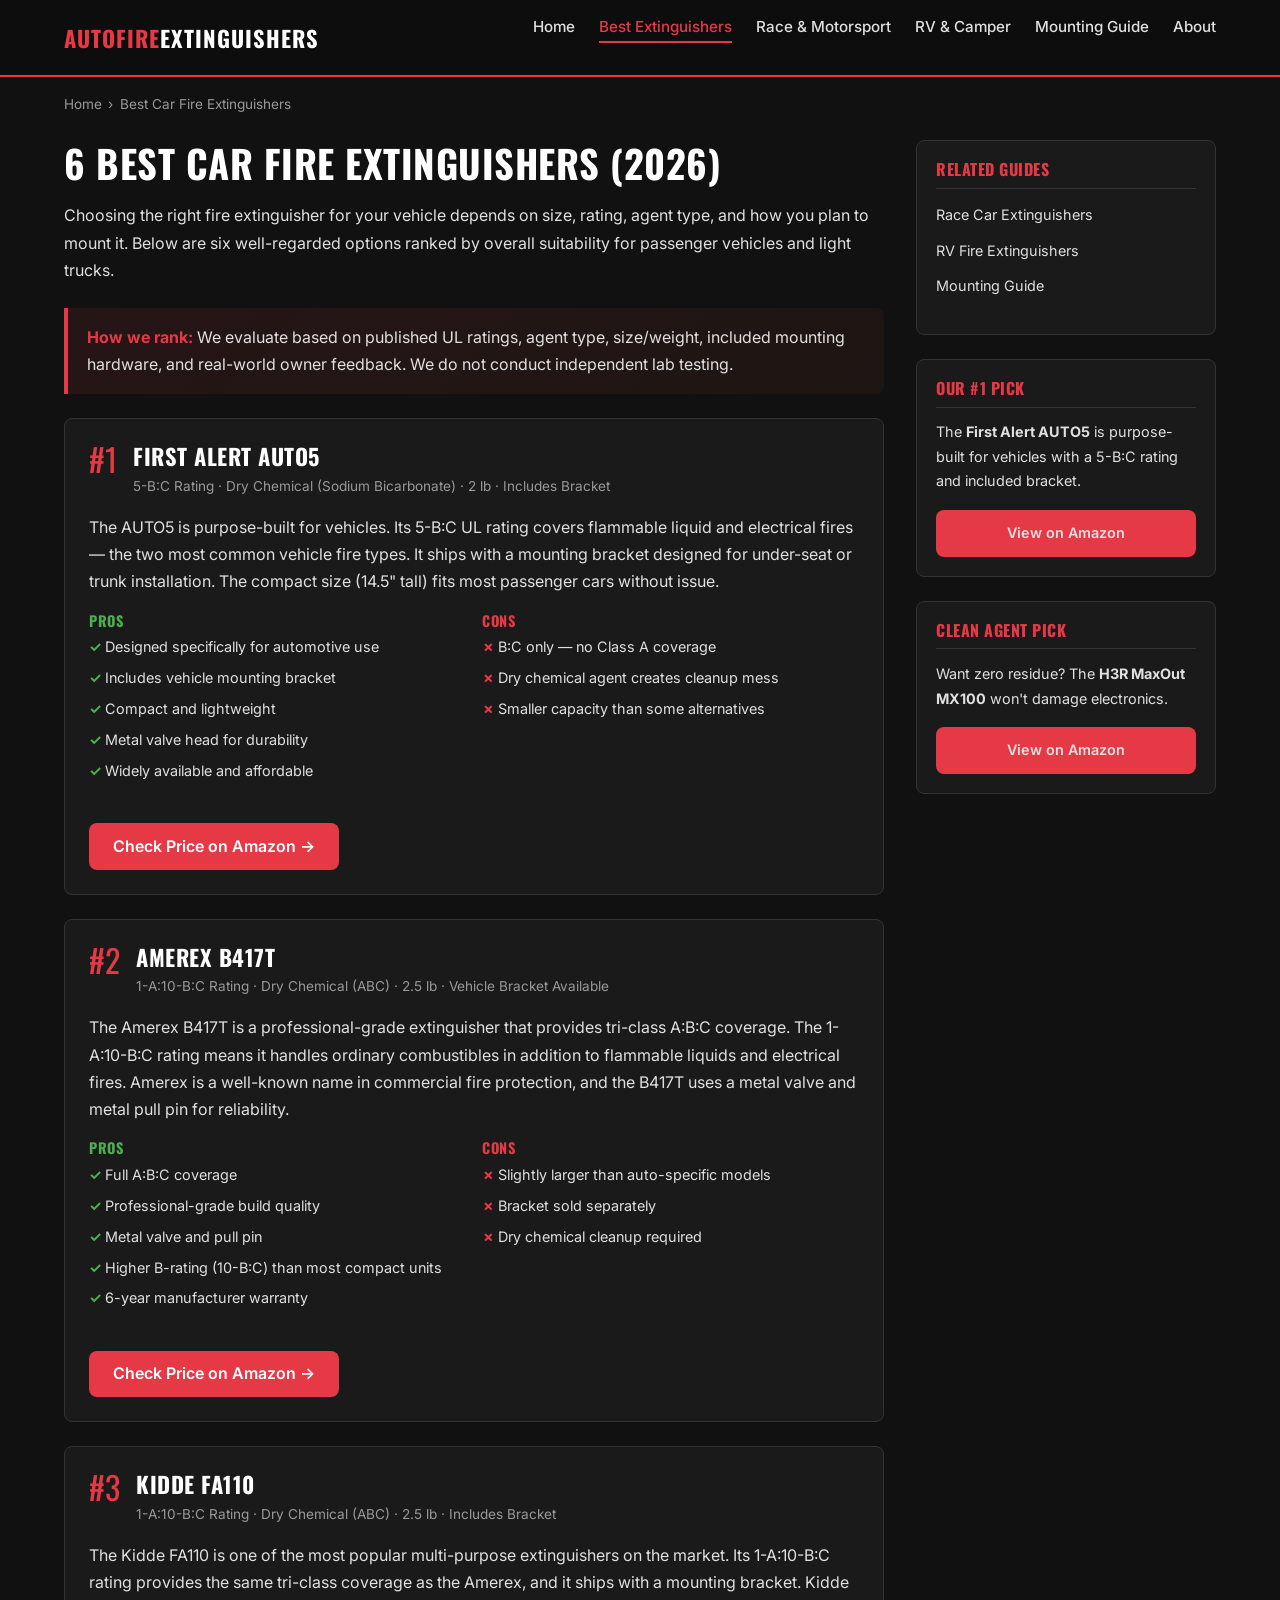
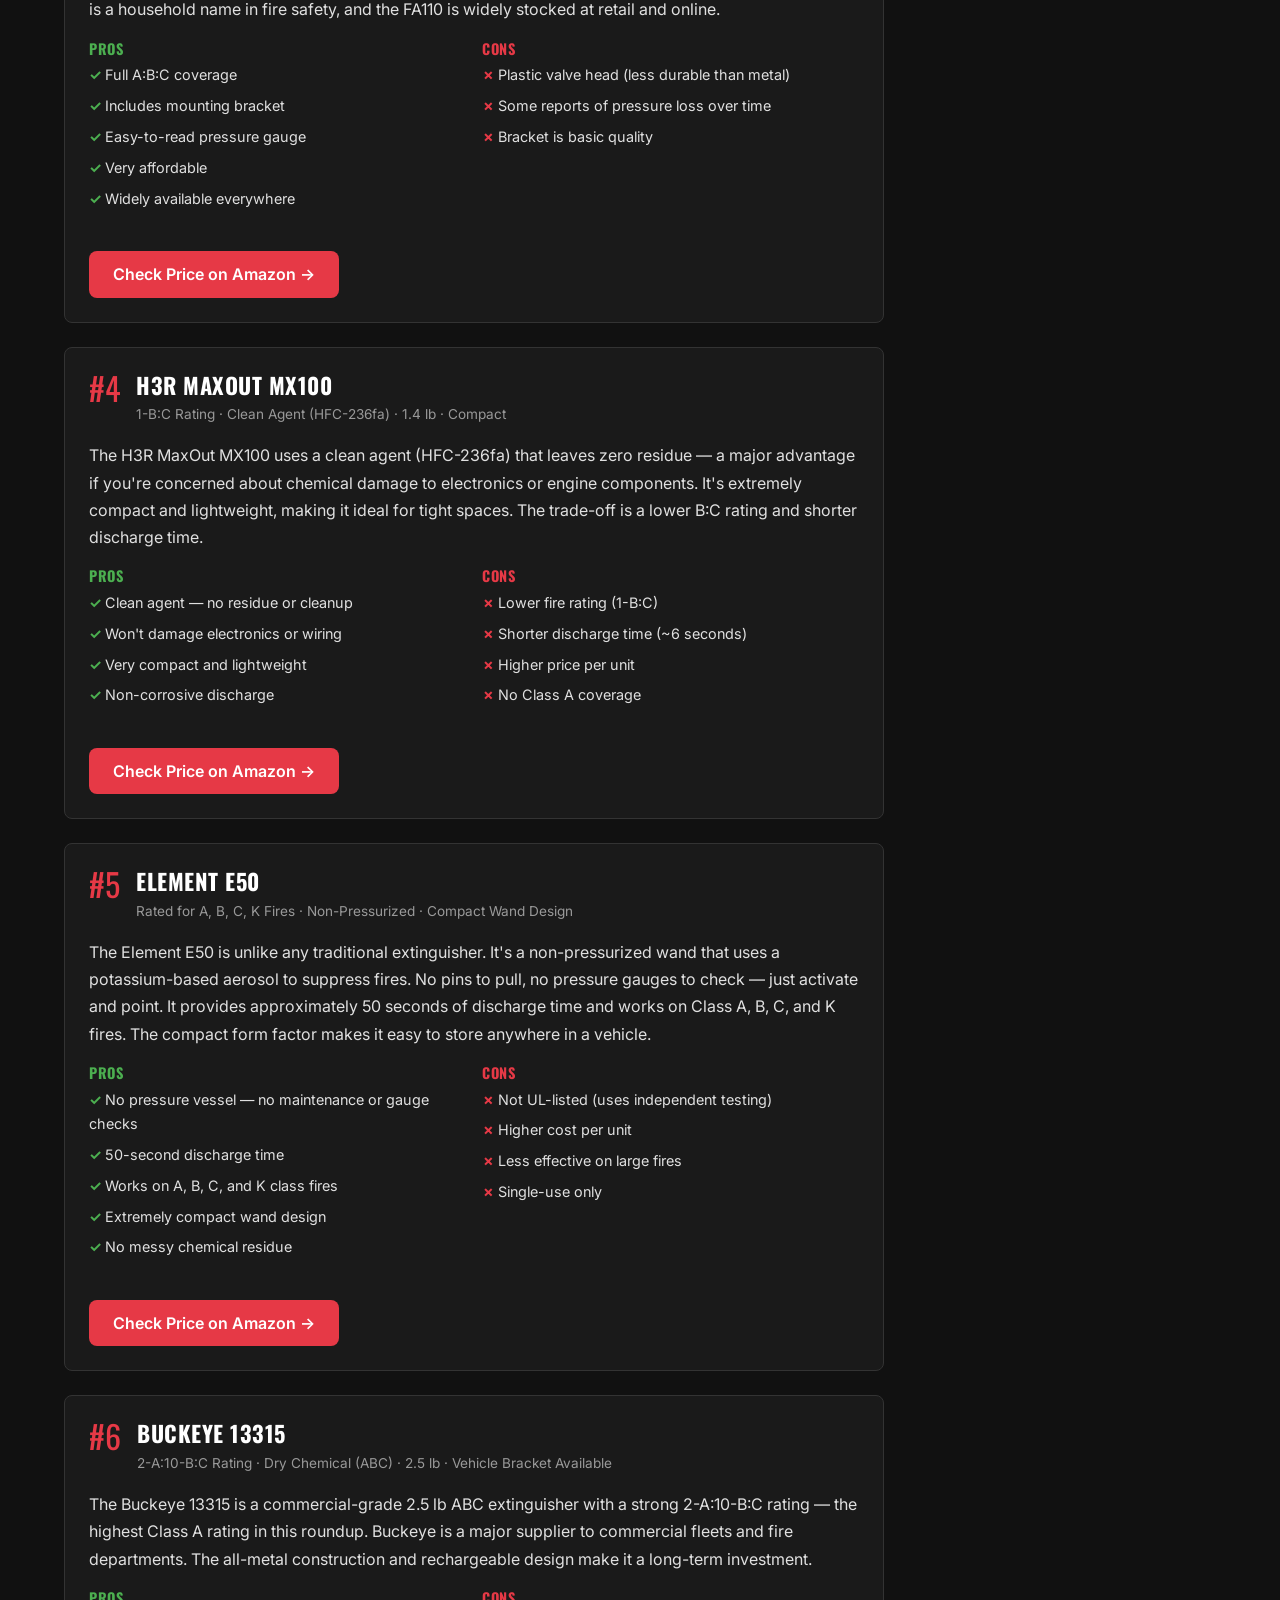
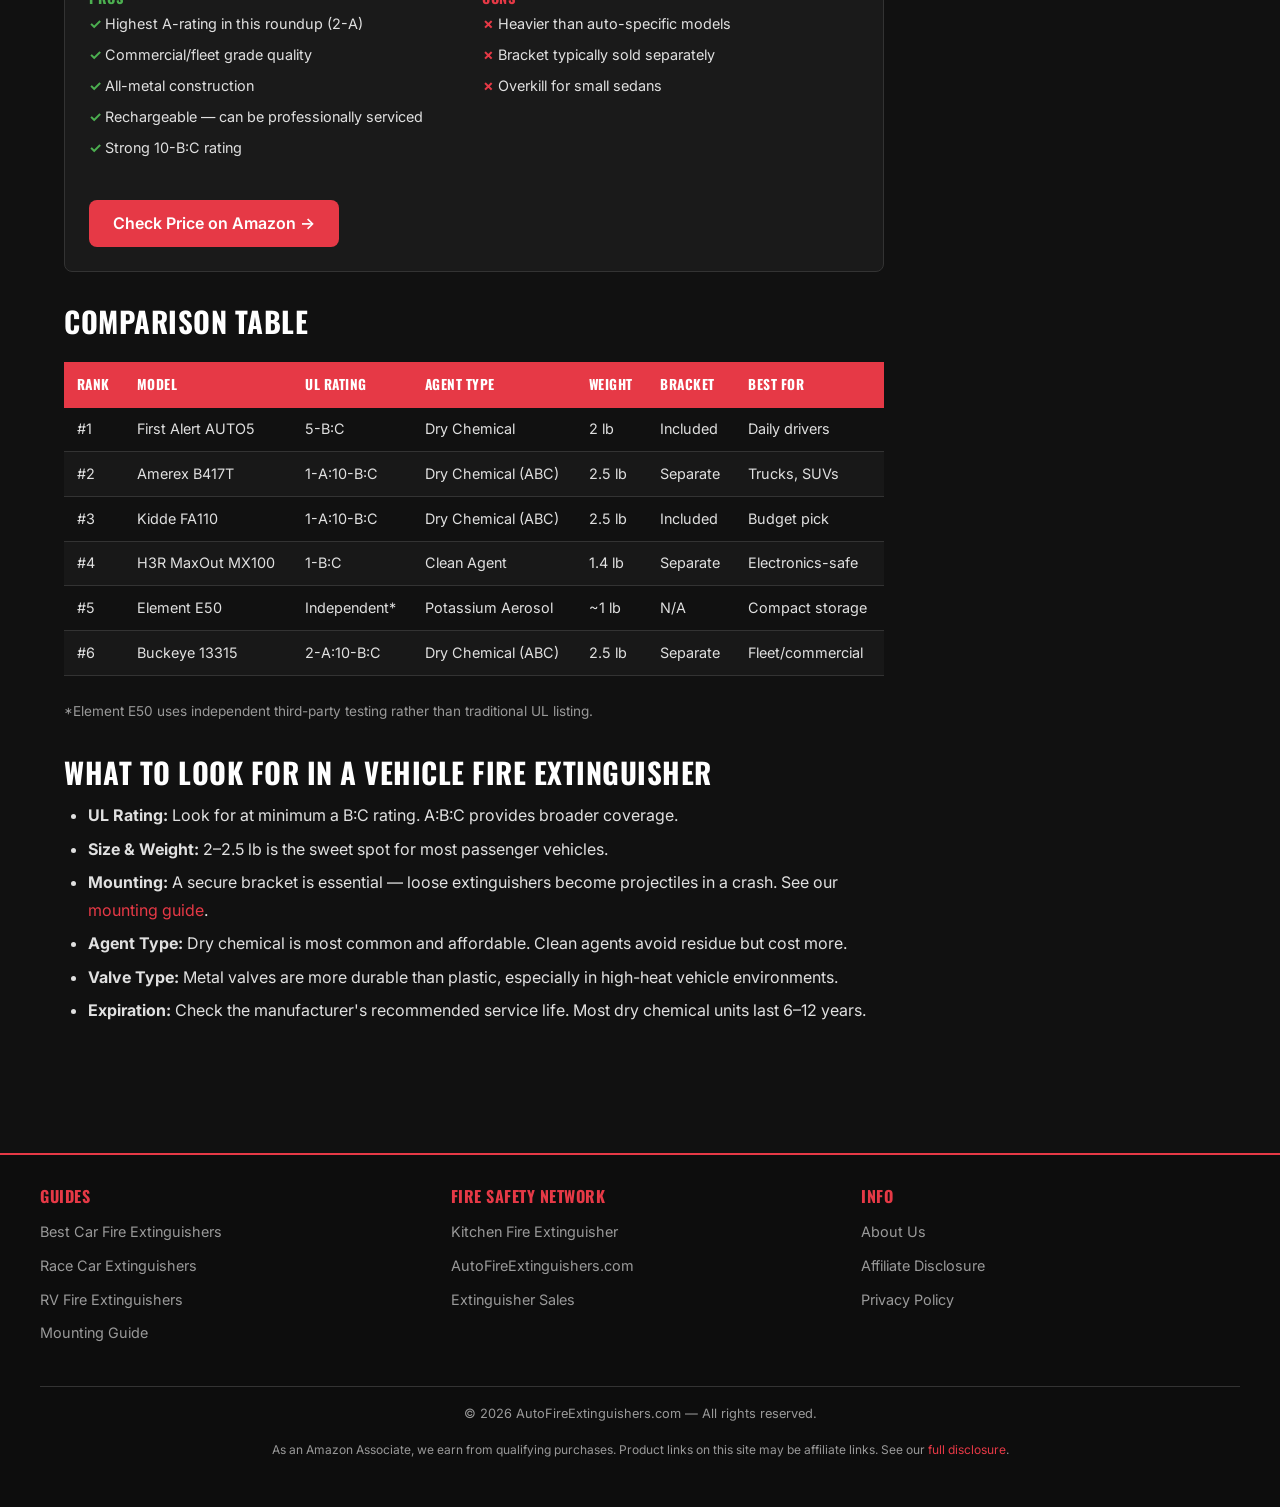
<file: best-car-fire-extinguisher.html>
<!DOCTYPE html>
<html lang="en">
<head>
<meta charset="UTF-8">
<meta name="viewport" content="width=device-width,initial-scale=1">
<title>6 Best Car Fire Extinguishers (2026) — Ranked &amp; Compared</title>
<meta name="description" content="We ranked the 6 best fire extinguishers for cars and trucks in 2026. Full comparison table, UL ratings, pros and cons for First Alert AUTO5, Kidde FA110, Amerex B417T, and more.">
<meta property="og:title" content="6 Best Car Fire Extinguishers (2026) — Ranked & Compared">
<meta property="og:description" content="Full comparison of the top 6 vehicle fire extinguishers with UL ratings, pros, cons, and buying links.">
<meta property="og:type" content="article">
<meta property="og:url" content="https://autofireextinguishers.com/best-car-fire-extinguisher.html">
<link rel="canonical" href="https://autofireextinguishers.com/best-car-fire-extinguisher.html">
<link rel="preconnect" href="https://fonts.googleapis.com">
<link rel="preconnect" href="https://fonts.gstatic.com" crossorigin>
<link href="https://fonts.googleapis.com/css2?family=Inter:wght@400;500;600;700&family=Oswald:wght@400;500;600;700&display=swap" rel="stylesheet">
<link rel="stylesheet" href="css/style.css">
</head>
<body>

<nav class="site-nav" aria-label="Main navigation">
<div class="nav-inner">
  <a href="/" class="nav-logo">AutoFire<span>Extinguishers</span></a>
  <button class="hamburger" aria-label="Toggle menu" onclick="document.querySelector('.nav-links').classList.toggle('open')">
    <span></span><span></span><span></span>
  </button>
  <ul class="nav-links">
    <li><a href="/">Home</a></li>
    <li><a href="best-car-fire-extinguisher.html" class="active">Best Extinguishers</a></li>
    <li><a href="race-car-fire-extinguisher.html">Race &amp; Motorsport</a></li>
    <li><a href="rv-fire-extinguisher.html">RV &amp; Camper</a></li>
    <li><a href="fire-extinguisher-mounting.html">Mounting Guide</a></li>
    <li><a href="about.html">About</a></li>
  </ul>
</div>
</nav>

<div class="breadcrumbs">
  <a href="/">Home</a><span class="sep">›</span>Best Car Fire Extinguishers
</div>

<div class="page-wrap">
<main class="main-content">

<h1>6 Best Car Fire Extinguishers (2026)</h1>
<p>Choosing the right fire extinguisher for your vehicle depends on size, rating, agent type, and how you plan to mount it. Below are six well-regarded options ranked by overall suitability for passenger vehicles and light trucks.</p>

<div class="callout">
  <strong>How we rank:</strong> We evaluate based on published UL ratings, agent type, size/weight, included mounting hardware, and real-world owner feedback. We do not conduct independent lab testing.
</div>

<!-- Product 1 -->
<div class="product-card">
  <div class="rank">#1</div>
  <h3>First Alert AUTO5</h3>
  <p class="product-meta">5-B:C Rating · Dry Chemical (Sodium Bicarbonate) · 2 lb · Includes Bracket</p>
  <p>The AUTO5 is purpose-built for vehicles. Its 5-B:C UL rating covers flammable liquid and electrical fires — the two most common vehicle fire types. It ships with a mounting bracket designed for under-seat or trunk installation. The compact size (14.5" tall) fits most passenger cars without issue.</p>
  <div class="pros-cons">
    <div class="pros">
      <h4>Pros</h4>
      <ul>
        <li>Designed specifically for automotive use</li>
        <li>Includes vehicle mounting bracket</li>
        <li>Compact and lightweight</li>
        <li>Metal valve head for durability</li>
        <li>Widely available and affordable</li>
      </ul>
    </div>
    <div class="cons">
      <h4>Cons</h4>
      <ul>
        <li>B:C only — no Class A coverage</li>
        <li>Dry chemical agent creates cleanup mess</li>
        <li>Smaller capacity than some alternatives</li>
      </ul>
    </div>
  </div>
  <a href="https://www.amazon.com/s?k=First+Alert+AUTO5+car+fire+extinguisher&tag=brazenprodu01-20" target="_blank" rel="nofollow sponsored noopener" class="product-cta">Check Price on Amazon →</a>
</div>

<!-- Product 2 -->
<div class="product-card">
  <div class="rank">#2</div>
  <h3>Amerex B417T</h3>
  <p class="product-meta">1-A:10-B:C Rating · Dry Chemical (ABC) · 2.5 lb · Vehicle Bracket Available</p>
  <p>The Amerex B417T is a professional-grade extinguisher that provides tri-class A:B:C coverage. The 1-A:10-B:C rating means it handles ordinary combustibles in addition to flammable liquids and electrical fires. Amerex is a well-known name in commercial fire protection, and the B417T uses a metal valve and metal pull pin for reliability.</p>
  <div class="pros-cons">
    <div class="pros">
      <h4>Pros</h4>
      <ul>
        <li>Full A:B:C coverage</li>
        <li>Professional-grade build quality</li>
        <li>Metal valve and pull pin</li>
        <li>Higher B-rating (10-B:C) than most compact units</li>
        <li>6-year manufacturer warranty</li>
      </ul>
    </div>
    <div class="cons">
      <h4>Cons</h4>
      <ul>
        <li>Slightly larger than auto-specific models</li>
        <li>Bracket sold separately</li>
        <li>Dry chemical cleanup required</li>
      </ul>
    </div>
  </div>
  <a href="https://www.amazon.com/s?k=Amerex+B417T+2.5+lb+fire+extinguisher&tag=brazenprodu01-20" target="_blank" rel="nofollow sponsored noopener" class="product-cta">Check Price on Amazon →</a>
</div>

<!-- Product 3 -->
<div class="product-card">
  <div class="rank">#3</div>
  <h3>Kidde FA110</h3>
  <p class="product-meta">1-A:10-B:C Rating · Dry Chemical (ABC) · 2.5 lb · Includes Bracket</p>
  <p>The Kidde FA110 is one of the most popular multi-purpose extinguishers on the market. Its 1-A:10-B:C rating provides the same tri-class coverage as the Amerex, and it ships with a mounting bracket. Kidde is a household name in fire safety, and the FA110 is widely stocked at retail and online.</p>
  <div class="pros-cons">
    <div class="pros">
      <h4>Pros</h4>
      <ul>
        <li>Full A:B:C coverage</li>
        <li>Includes mounting bracket</li>
        <li>Easy-to-read pressure gauge</li>
        <li>Very affordable</li>
        <li>Widely available everywhere</li>
      </ul>
    </div>
    <div class="cons">
      <h4>Cons</h4>
      <ul>
        <li>Plastic valve head (less durable than metal)</li>
        <li>Some reports of pressure loss over time</li>
        <li>Bracket is basic quality</li>
      </ul>
    </div>
  </div>
  <a href="https://www.amazon.com/s?k=Kidde+FA110+fire+extinguisher&tag=brazenprodu01-20" target="_blank" rel="nofollow sponsored noopener" class="product-cta">Check Price on Amazon →</a>
</div>

<!-- Product 4 -->
<div class="product-card">
  <div class="rank">#4</div>
  <h3>H3R MaxOut MX100</h3>
  <p class="product-meta">1-B:C Rating · Clean Agent (HFC-236fa) · 1.4 lb · Compact</p>
  <p>The H3R MaxOut MX100 uses a clean agent (HFC-236fa) that leaves zero residue — a major advantage if you're concerned about chemical damage to electronics or engine components. It's extremely compact and lightweight, making it ideal for tight spaces. The trade-off is a lower B:C rating and shorter discharge time.</p>
  <div class="pros-cons">
    <div class="pros">
      <h4>Pros</h4>
      <ul>
        <li>Clean agent — no residue or cleanup</li>
        <li>Won't damage electronics or wiring</li>
        <li>Very compact and lightweight</li>
        <li>Non-corrosive discharge</li>
      </ul>
    </div>
    <div class="cons">
      <h4>Cons</h4>
      <ul>
        <li>Lower fire rating (1-B:C)</li>
        <li>Shorter discharge time (~6 seconds)</li>
        <li>Higher price per unit</li>
        <li>No Class A coverage</li>
      </ul>
    </div>
  </div>
  <a href="https://www.amazon.com/s?k=H3R+MaxOut+MX100+clean+agent+extinguisher&tag=brazenprodu01-20" target="_blank" rel="nofollow sponsored noopener" class="product-cta">Check Price on Amazon →</a>
</div>

<!-- Product 5 -->
<div class="product-card">
  <div class="rank">#5</div>
  <h3>Element E50</h3>
  <p class="product-meta">Rated for A, B, C, K Fires · Non-Pressurized · Compact Wand Design</p>
  <p>The Element E50 is unlike any traditional extinguisher. It's a non-pressurized wand that uses a potassium-based aerosol to suppress fires. No pins to pull, no pressure gauges to check — just activate and point. It provides approximately 50 seconds of discharge time and works on Class A, B, C, and K fires. The compact form factor makes it easy to store anywhere in a vehicle.</p>
  <div class="pros-cons">
    <div class="pros">
      <h4>Pros</h4>
      <ul>
        <li>No pressure vessel — no maintenance or gauge checks</li>
        <li>50-second discharge time</li>
        <li>Works on A, B, C, and K class fires</li>
        <li>Extremely compact wand design</li>
        <li>No messy chemical residue</li>
      </ul>
    </div>
    <div class="cons">
      <h4>Cons</h4>
      <ul>
        <li>Not UL-listed (uses independent testing)</li>
        <li>Higher cost per unit</li>
        <li>Less effective on large fires</li>
        <li>Single-use only</li>
      </ul>
    </div>
  </div>
  <a href="https://www.amazon.com/s?k=Element+E50+fire+extinguisher&tag=brazenprodu01-20" target="_blank" rel="nofollow sponsored noopener" class="product-cta">Check Price on Amazon →</a>
</div>

<!-- Product 6 -->
<div class="product-card">
  <div class="rank">#6</div>
  <h3>Buckeye 13315</h3>
  <p class="product-meta">2-A:10-B:C Rating · Dry Chemical (ABC) · 2.5 lb · Vehicle Bracket Available</p>
  <p>The Buckeye 13315 is a commercial-grade 2.5 lb ABC extinguisher with a strong 2-A:10-B:C rating — the highest Class A rating in this roundup. Buckeye is a major supplier to commercial fleets and fire departments. The all-metal construction and rechargeable design make it a long-term investment.</p>
  <div class="pros-cons">
    <div class="pros">
      <h4>Pros</h4>
      <ul>
        <li>Highest A-rating in this roundup (2-A)</li>
        <li>Commercial/fleet grade quality</li>
        <li>All-metal construction</li>
        <li>Rechargeable — can be professionally serviced</li>
        <li>Strong 10-B:C rating</li>
      </ul>
    </div>
    <div class="cons">
      <h4>Cons</h4>
      <ul>
        <li>Heavier than auto-specific models</li>
        <li>Bracket typically sold separately</li>
        <li>Overkill for small sedans</li>
      </ul>
    </div>
  </div>
  <a href="https://www.amazon.com/s?k=Buckeye+13315+fire+extinguisher+2.5+lb&tag=brazenprodu01-20" target="_blank" rel="nofollow sponsored noopener" class="product-cta">Check Price on Amazon →</a>
</div>

<section class="section">
  <h2>Comparison Table</h2>
  <div class="table-wrap">
    <table class="comparison-table">
      <thead>
        <tr>
          <th>Rank</th>
          <th>Model</th>
          <th>UL Rating</th>
          <th>Agent Type</th>
          <th>Weight</th>
          <th>Bracket</th>
          <th>Best For</th>
        </tr>
      </thead>
      <tbody>
        <tr>
          <td>#1</td>
          <td>First Alert AUTO5</td>
          <td>5-B:C</td>
          <td>Dry Chemical</td>
          <td>2 lb</td>
          <td>Included</td>
          <td>Daily drivers</td>
        </tr>
        <tr>
          <td>#2</td>
          <td>Amerex B417T</td>
          <td>1-A:10-B:C</td>
          <td>Dry Chemical (ABC)</td>
          <td>2.5 lb</td>
          <td>Separate</td>
          <td>Trucks, SUVs</td>
        </tr>
        <tr>
          <td>#3</td>
          <td>Kidde FA110</td>
          <td>1-A:10-B:C</td>
          <td>Dry Chemical (ABC)</td>
          <td>2.5 lb</td>
          <td>Included</td>
          <td>Budget pick</td>
        </tr>
        <tr>
          <td>#4</td>
          <td>H3R MaxOut MX100</td>
          <td>1-B:C</td>
          <td>Clean Agent</td>
          <td>1.4 lb</td>
          <td>Separate</td>
          <td>Electronics-safe</td>
        </tr>
        <tr>
          <td>#5</td>
          <td>Element E50</td>
          <td>Independent*</td>
          <td>Potassium Aerosol</td>
          <td>~1 lb</td>
          <td>N/A</td>
          <td>Compact storage</td>
        </tr>
        <tr>
          <td>#6</td>
          <td>Buckeye 13315</td>
          <td>2-A:10-B:C</td>
          <td>Dry Chemical (ABC)</td>
          <td>2.5 lb</td>
          <td>Separate</td>
          <td>Fleet/commercial</td>
        </tr>
      </tbody>
    </table>
  </div>
  <p style="font-size:.85rem;color:var(--text-muted)">*Element E50 uses independent third-party testing rather than traditional UL listing.</p>
</section>

<section class="section">
  <h2>What to Look for in a Vehicle Fire Extinguisher</h2>
  <ul>
    <li><strong>UL Rating:</strong> Look for at minimum a B:C rating. A:B:C provides broader coverage.</li>
    <li><strong>Size &amp; Weight:</strong> 2–2.5 lb is the sweet spot for most passenger vehicles.</li>
    <li><strong>Mounting:</strong> A secure bracket is essential — loose extinguishers become projectiles in a crash. See our <a href="fire-extinguisher-mounting.html">mounting guide</a>.</li>
    <li><strong>Agent Type:</strong> Dry chemical is most common and affordable. Clean agents avoid residue but cost more.</li>
    <li><strong>Valve Type:</strong> Metal valves are more durable than plastic, especially in high-heat vehicle environments.</li>
    <li><strong>Expiration:</strong> Check the manufacturer's recommended service life. Most dry chemical units last 6–12 years.</li>
  </ul>
</section>

</main>

<aside class="sidebar">
  <div class="sidebar-box">
    <h3>Related Guides</h3>
    <ul>
      <li><a href="race-car-fire-extinguisher.html">Race Car Extinguishers</a></li>
      <li><a href="rv-fire-extinguisher.html">RV Fire Extinguishers</a></li>
      <li><a href="fire-extinguisher-mounting.html">Mounting Guide</a></li>
    </ul>
  </div>
  <div class="sidebar-box">
    <h3>Our #1 Pick</h3>
    <p style="font-size:.9rem">The <strong>First Alert AUTO5</strong> is purpose-built for vehicles with a 5-B:C rating and included bracket.</p>
    <a href="https://www.amazon.com/s?k=First+Alert+AUTO5+fire+extinguisher&tag=brazenprodu01-20" target="_blank" rel="nofollow sponsored noopener" class="sidebar-cta">View on Amazon</a>
  </div>
  <div class="sidebar-box">
    <h3>Clean Agent Pick</h3>
    <p style="font-size:.9rem">Want zero residue? The <strong>H3R MaxOut MX100</strong> won't damage electronics.</p>
    <a href="https://www.amazon.com/s?k=H3R+MaxOut+MX100+clean+agent+extinguisher&tag=brazenprodu01-20" target="_blank" rel="nofollow sponsored noopener" class="sidebar-cta">View on Amazon</a>
  </div>
</aside>
</div>

<footer class="site-footer">
<div class="footer-inner">
  <div class="footer-col">
    <h4>Guides</h4>
    <ul>
      <li><a href="best-car-fire-extinguisher.html">Best Car Fire Extinguishers</a></li>
      <li><a href="race-car-fire-extinguisher.html">Race Car Extinguishers</a></li>
      <li><a href="rv-fire-extinguisher.html">RV Fire Extinguishers</a></li>
      <li><a href="fire-extinguisher-mounting.html">Mounting Guide</a></li>
    </ul>
  </div>
  <div class="footer-col">
    <h4>Fire Safety Network</h4>
    <ul>
      <li><a href="https://kitchenfireextinguisher.com" target="_blank" rel="noopener">Kitchen Fire Extinguisher</a></li>
      <li><a href="https://autofireextinguishers.com" target="_blank" rel="noopener">AutoFireExtinguishers.com</a></li>
      <li><a href="https://extinguishersales.com" target="_blank" rel="noopener">Extinguisher Sales</a></li>
    </ul>
  </div>
  <div class="footer-col">
    <h4>Info</h4>
    <ul>
      <li><a href="about.html">About Us</a></li>
      <li><a href="about.html#disclosure">Affiliate Disclosure</a></li>
      <li><a href="about.html#privacy">Privacy Policy</a></li>
    </ul>
  </div>
</div>
<div class="footer-bottom">
  <p>&copy; 2026 AutoFireExtinguishers.com — All rights reserved.</p>
  <p class="affiliate-disc">As an Amazon Associate, we earn from qualifying purchases. Product links on this site may be affiliate links. See our <a href="about.html#disclosure">full disclosure</a>.</p>
</div>
</footer>

</body>
</html>
</file>
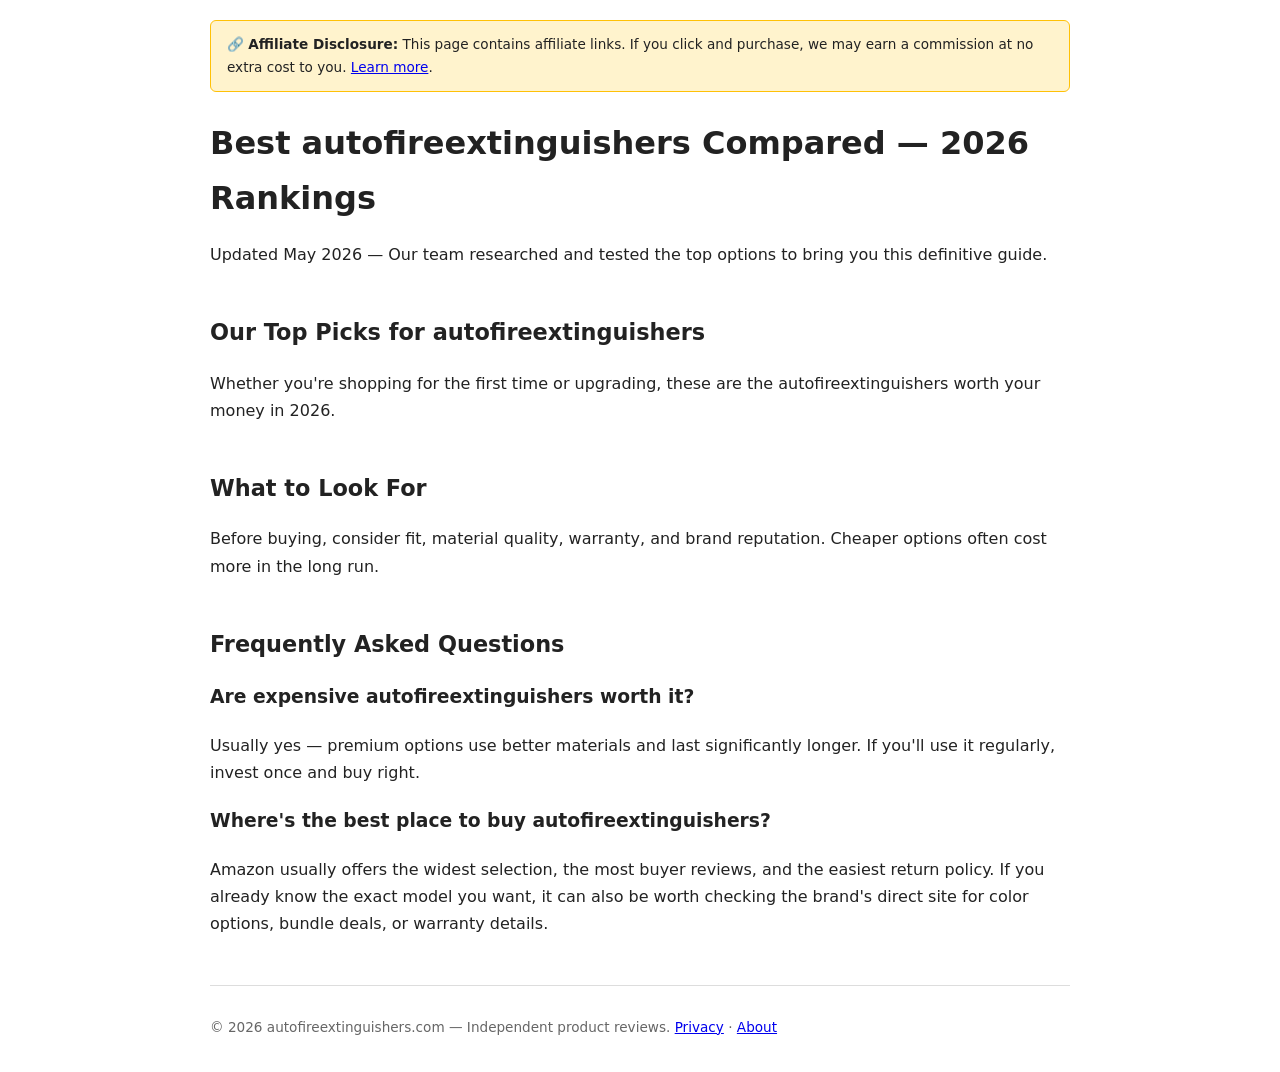
<file: comparison-autofireextinguishers-2026.html>
<!DOCTYPE html>
<html lang="en">
<head>
<meta charset="UTF-8">
<meta name="viewport" content="width=device-width,initial-scale=1">
<title>Best autofireextinguishers Compared — 2026 Rankings</title>
<meta name="description" content="Best autofireextinguishers Compared — 2026 Rankings — expert guide for 2026.">
<style>
body{font-family:system-ui,sans-serif;max-width:860px;margin:0 auto;padding:20px;line-height:1.7;color:#222}
h1{font-size:2em;margin-bottom:.5em}
h2{font-size:1.4em;margin-top:2em}
.product-card{background:#f9f9f9;border:1px solid #ddd;border-radius:10px;padding:24px;margin-bottom:24px}
.badge{display:inline-block;background:#f0a500;color:#000;font-weight:700;padding:4px 12px;border-radius:4px;font-size:.8em;margin-bottom:10px}
.btn{display:inline-block;background:#f0a500;color:#000;font-weight:700;padding:12px 24px;border-radius:6px;margin-top:12px;font-size:.95em;text-decoration:none}
.pros-cons{display:flex;gap:16px;margin:12px 0;flex-wrap:wrap}
.pros,.cons{flex:1;min-width:180px}
.ftc{background:#fff3cd;border:1px solid #ffc107;border-radius:6px;padding:12px 16px;font-size:.85em;margin-bottom:24px}
footer{margin-top:48px;padding-top:16px;border-top:1px solid #ddd;font-size:.85em;color:#666}
</style>
</head>
<body>
<div class="ftc">🔗 <strong>Affiliate Disclosure:</strong> This page contains affiliate links. If you click and purchase, we may earn a commission at no extra cost to you. <a href="/privacy.html">Learn more</a>.</div>
<h1>Best autofireextinguishers Compared — 2026 Rankings</h1>
<p>Updated May 2026 — Our team researched and tested the top options to bring you this definitive guide.</p>

<h2>Our Top Picks for autofireextinguishers</h2>
<p>Whether you're shopping for the first time or upgrading, these are the autofireextinguishers worth your money in 2026.</p>
<h2>What to Look For</h2>
<p>Before buying, consider fit, material quality, warranty, and brand reputation. Cheaper options often cost more in the long run.</p>
<h2>Frequently Asked Questions</h2>
<h3>Are expensive autofireextinguishers worth it?</h3>
<p>Usually yes — premium options use better materials and last significantly longer. If you'll use it regularly, invest once and buy right.</p>
<h3>Where's the best place to buy autofireextinguishers?</h3>
<p>Amazon usually offers the widest selection, the most buyer reviews, and the easiest return policy. If you already know the exact model you want, it can also be worth checking the brand's direct site for color options, bundle deals, or warranty details.</p>
<footer>
<p>&copy; 2026 autofireextinguishers.com — Independent product reviews. <a href="/privacy.html">Privacy</a> · <a href="/about.html">About</a></p>
</footer>
</body>
</html>
</file>
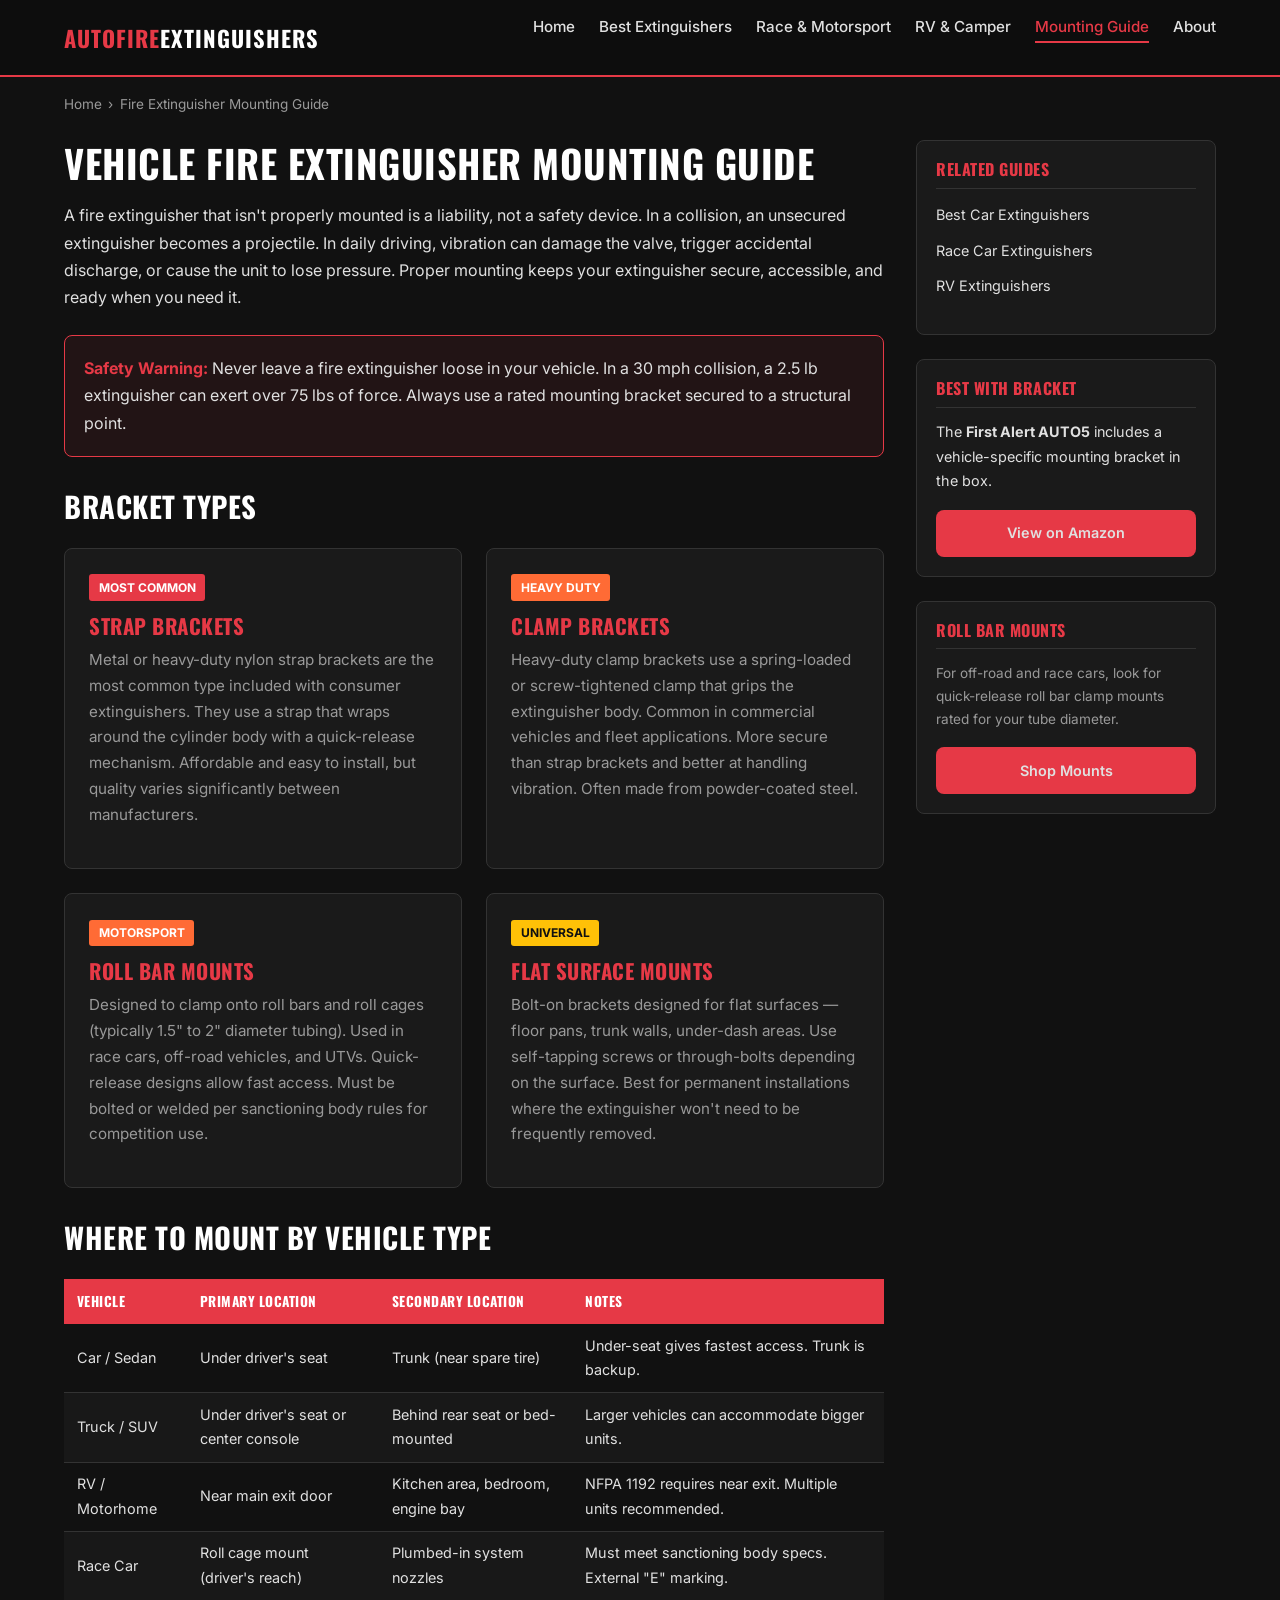
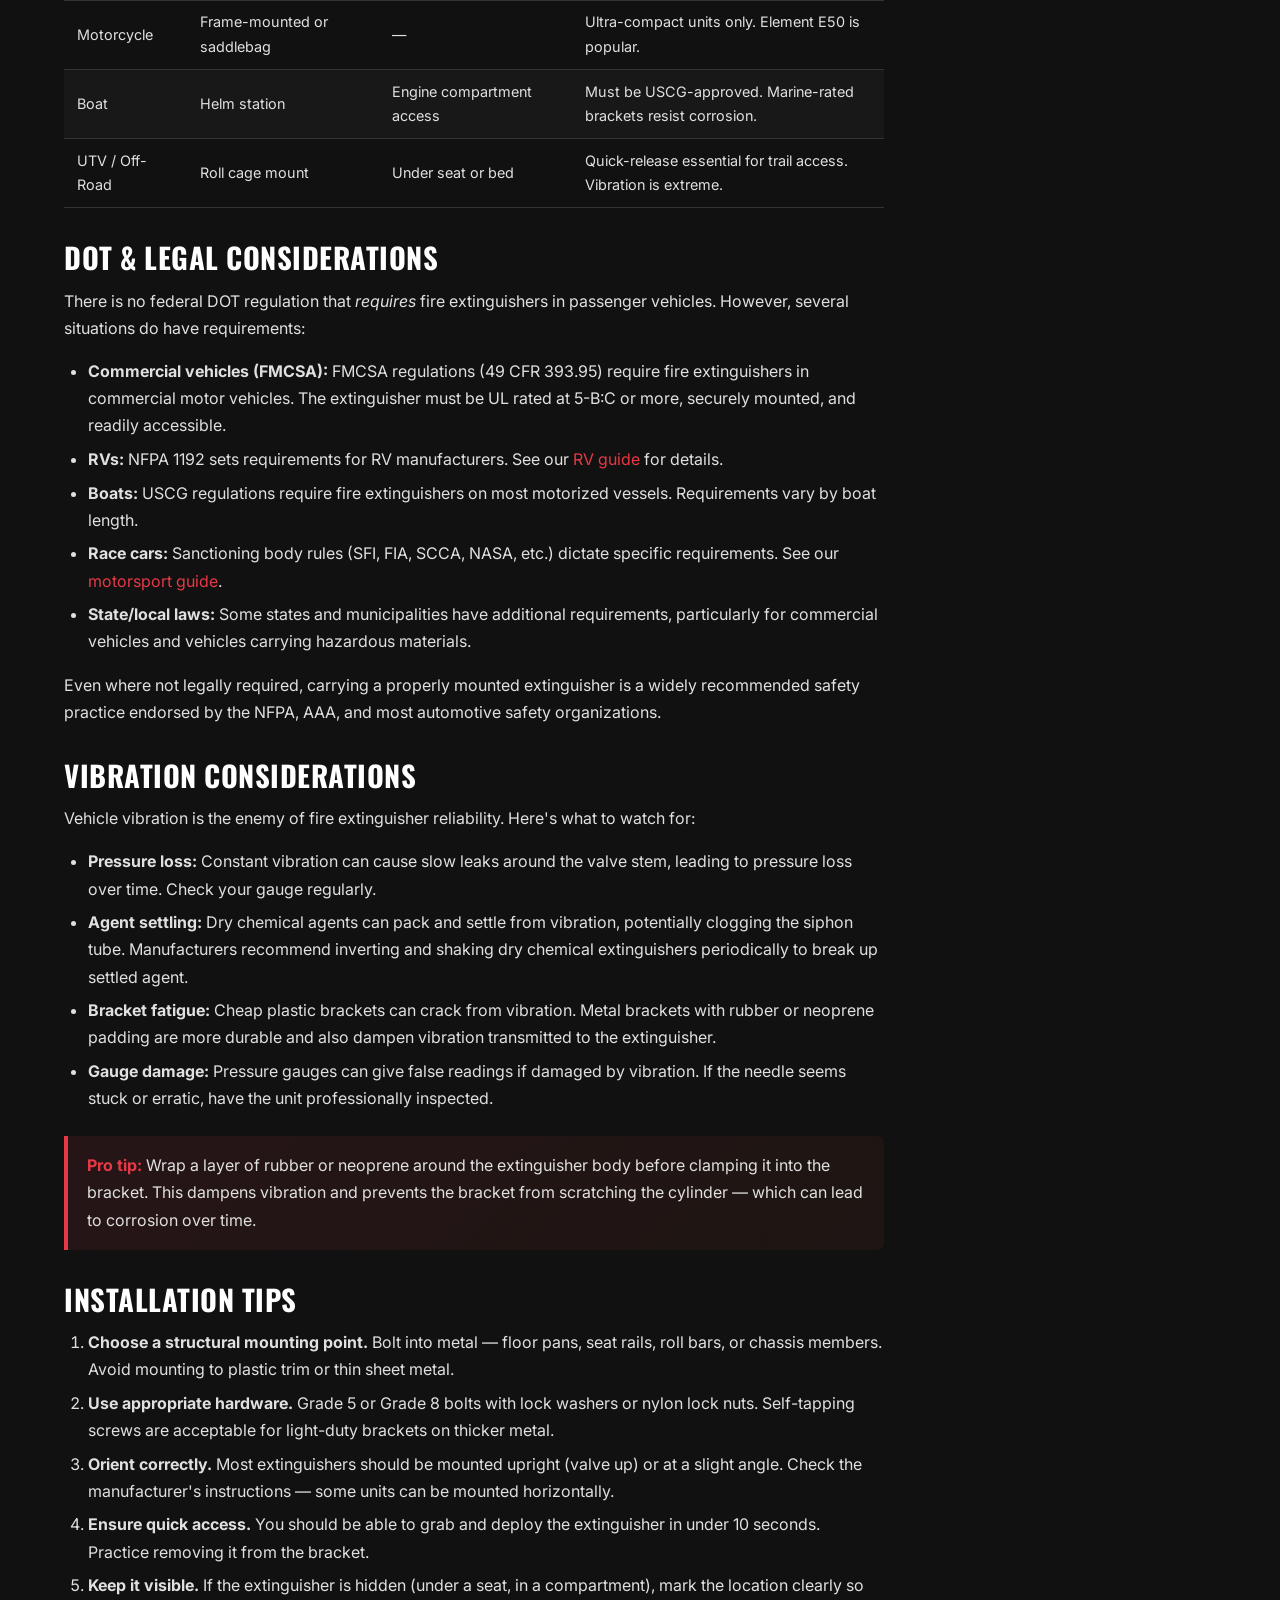
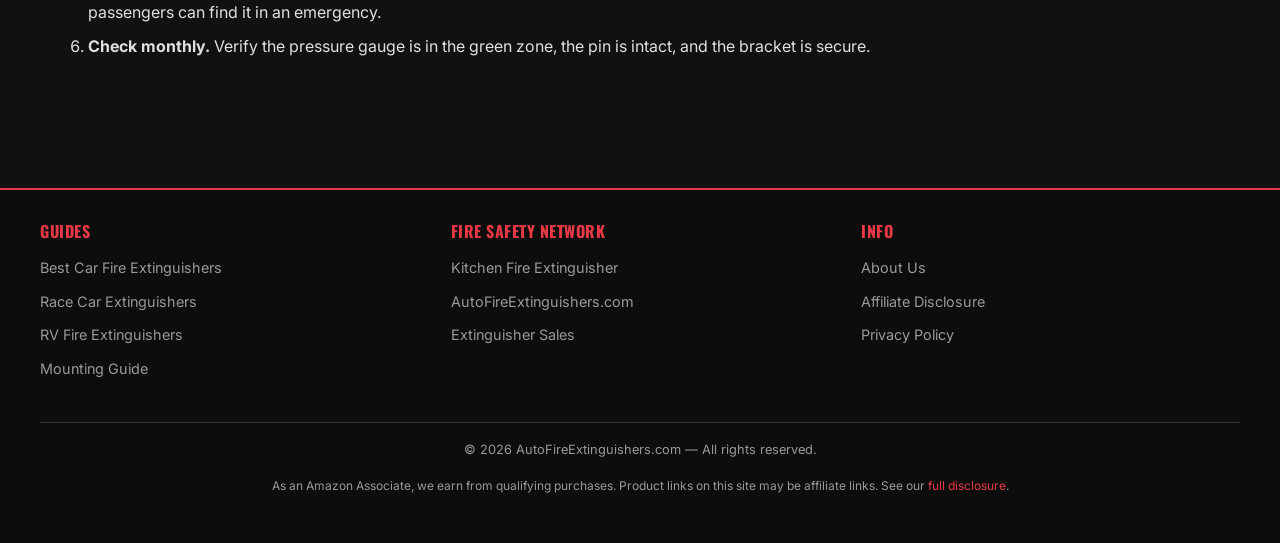
<file: fire-extinguisher-mounting.html>
<!DOCTYPE html>
<html lang="en">
<head>
<meta charset="UTF-8">
<meta name="viewport" content="width=device-width,initial-scale=1">
<title>Vehicle Fire Extinguisher Mounting Guide — Brackets, Locations &amp; DOT Compliance</title>
<meta name="description" content="How to properly mount a fire extinguisher in your vehicle. Bracket types, DOT-legal mounting, vibration considerations, and where to mount in cars, trucks, RVs, and race cars.">
<meta property="og:title" content="Vehicle Fire Extinguisher Mounting Guide — Brackets, Locations & DOT Compliance">
<meta property="og:description" content="Complete guide to mounting fire extinguishers in vehicles. Bracket types, best locations, vibration considerations, and DOT compliance.">
<meta property="og:type" content="article">
<meta property="og:url" content="https://autofireextinguishers.com/fire-extinguisher-mounting.html">
<link rel="canonical" href="https://autofireextinguishers.com/fire-extinguisher-mounting.html">
<link rel="preconnect" href="https://fonts.googleapis.com">
<link rel="preconnect" href="https://fonts.gstatic.com" crossorigin>
<link href="https://fonts.googleapis.com/css2?family=Inter:wght@400;500;600;700&family=Oswald:wght@400;500;600;700&display=swap" rel="stylesheet">
<link rel="stylesheet" href="css/style.css">
</head>
<body>

<nav class="site-nav" aria-label="Main navigation">
<div class="nav-inner">
  <a href="/" class="nav-logo">AutoFire<span>Extinguishers</span></a>
  <button class="hamburger" aria-label="Toggle menu" onclick="document.querySelector('.nav-links').classList.toggle('open')">
    <span></span><span></span><span></span>
  </button>
  <ul class="nav-links">
    <li><a href="/">Home</a></li>
    <li><a href="best-car-fire-extinguisher.html">Best Extinguishers</a></li>
    <li><a href="race-car-fire-extinguisher.html">Race &amp; Motorsport</a></li>
    <li><a href="rv-fire-extinguisher.html">RV &amp; Camper</a></li>
    <li><a href="fire-extinguisher-mounting.html" class="active">Mounting Guide</a></li>
    <li><a href="about.html">About</a></li>
  </ul>
</div>
</nav>

<div class="breadcrumbs">
  <a href="/">Home</a><span class="sep">›</span>Fire Extinguisher Mounting Guide
</div>

<div class="page-wrap">
<main class="main-content">

<h1>Vehicle Fire Extinguisher Mounting Guide</h1>
<p>A fire extinguisher that isn't properly mounted is a liability, not a safety device. In a collision, an unsecured extinguisher becomes a projectile. In daily driving, vibration can damage the valve, trigger accidental discharge, or cause the unit to lose pressure. Proper mounting keeps your extinguisher secure, accessible, and ready when you need it.</p>

<div class="warning-box">
  <strong>Safety Warning:</strong> Never leave a fire extinguisher loose in your vehicle. In a 30 mph collision, a 2.5 lb extinguisher can exert over 75 lbs of force. Always use a rated mounting bracket secured to a structural point.
</div>

<section class="section">
  <h2>Bracket Types</h2>
  <div class="card-grid">
    <div class="card">
      <span class="card-badge">Most Common</span>
      <h3>Strap Brackets</h3>
      <p>Metal or heavy-duty nylon strap brackets are the most common type included with consumer extinguishers. They use a strap that wraps around the cylinder body with a quick-release mechanism. Affordable and easy to install, but quality varies significantly between manufacturers.</p>
    </div>
    <div class="card">
      <span class="card-badge orange">Heavy Duty</span>
      <h3>Clamp Brackets</h3>
      <p>Heavy-duty clamp brackets use a spring-loaded or screw-tightened clamp that grips the extinguisher body. Common in commercial vehicles and fleet applications. More secure than strap brackets and better at handling vibration. Often made from powder-coated steel.</p>
    </div>
    <div class="card">
      <span class="card-badge orange">Motorsport</span>
      <h3>Roll Bar Mounts</h3>
      <p>Designed to clamp onto roll bars and roll cages (typically 1.5" to 2" diameter tubing). Used in race cars, off-road vehicles, and UTVs. Quick-release designs allow fast access. Must be bolted or welded per sanctioning body rules for competition use.</p>
    </div>
    <div class="card">
      <span class="card-badge yellow">Universal</span>
      <h3>Flat Surface Mounts</h3>
      <p>Bolt-on brackets designed for flat surfaces — floor pans, trunk walls, under-dash areas. Use self-tapping screws or through-bolts depending on the surface. Best for permanent installations where the extinguisher won't need to be frequently removed.</p>
    </div>
  </div>
</section>

<section class="section">
  <h2>Where to Mount by Vehicle Type</h2>
  <div class="table-wrap">
    <table class="comparison-table">
      <thead>
        <tr>
          <th>Vehicle</th>
          <th>Primary Location</th>
          <th>Secondary Location</th>
          <th>Notes</th>
        </tr>
      </thead>
      <tbody>
        <tr>
          <td>Car / Sedan</td>
          <td>Under driver's seat</td>
          <td>Trunk (near spare tire)</td>
          <td>Under-seat gives fastest access. Trunk is backup.</td>
        </tr>
        <tr>
          <td>Truck / SUV</td>
          <td>Under driver's seat or center console</td>
          <td>Behind rear seat or bed-mounted</td>
          <td>Larger vehicles can accommodate bigger units.</td>
        </tr>
        <tr>
          <td>RV / Motorhome</td>
          <td>Near main exit door</td>
          <td>Kitchen area, bedroom, engine bay</td>
          <td>NFPA 1192 requires near exit. Multiple units recommended.</td>
        </tr>
        <tr>
          <td>Race Car</td>
          <td>Roll cage mount (driver's reach)</td>
          <td>Plumbed-in system nozzles</td>
          <td>Must meet sanctioning body specs. External "E" marking.</td>
        </tr>
        <tr>
          <td>Motorcycle</td>
          <td>Frame-mounted or saddlebag</td>
          <td>—</td>
          <td>Ultra-compact units only. Element E50 is popular.</td>
        </tr>
        <tr>
          <td>Boat</td>
          <td>Helm station</td>
          <td>Engine compartment access</td>
          <td>Must be USCG-approved. Marine-rated brackets resist corrosion.</td>
        </tr>
        <tr>
          <td>UTV / Off-Road</td>
          <td>Roll cage mount</td>
          <td>Under seat or bed</td>
          <td>Quick-release essential for trail access. Vibration is extreme.</td>
        </tr>
      </tbody>
    </table>
  </div>
</section>

<section class="section">
  <h2>DOT &amp; Legal Considerations</h2>
  <p>There is no federal DOT regulation that <em>requires</em> fire extinguishers in passenger vehicles. However, several situations do have requirements:</p>
  <ul>
    <li><strong>Commercial vehicles (FMCSA):</strong> FMCSA regulations (49 CFR 393.95) require fire extinguishers in commercial motor vehicles. The extinguisher must be UL rated at 5-B:C or more, securely mounted, and readily accessible.</li>
    <li><strong>RVs:</strong> NFPA 1192 sets requirements for RV manufacturers. See our <a href="rv-fire-extinguisher.html">RV guide</a> for details.</li>
    <li><strong>Boats:</strong> USCG regulations require fire extinguishers on most motorized vessels. Requirements vary by boat length.</li>
    <li><strong>Race cars:</strong> Sanctioning body rules (SFI, FIA, SCCA, NASA, etc.) dictate specific requirements. See our <a href="race-car-fire-extinguisher.html">motorsport guide</a>.</li>
    <li><strong>State/local laws:</strong> Some states and municipalities have additional requirements, particularly for commercial vehicles and vehicles carrying hazardous materials.</li>
  </ul>
  <p>Even where not legally required, carrying a properly mounted extinguisher is a widely recommended safety practice endorsed by the NFPA, AAA, and most automotive safety organizations.</p>
</section>

<section class="section">
  <h2>Vibration Considerations</h2>
  <p>Vehicle vibration is the enemy of fire extinguisher reliability. Here's what to watch for:</p>
  <ul>
    <li><strong>Pressure loss:</strong> Constant vibration can cause slow leaks around the valve stem, leading to pressure loss over time. Check your gauge regularly.</li>
    <li><strong>Agent settling:</strong> Dry chemical agents can pack and settle from vibration, potentially clogging the siphon tube. Manufacturers recommend inverting and shaking dry chemical extinguishers periodically to break up settled agent.</li>
    <li><strong>Bracket fatigue:</strong> Cheap plastic brackets can crack from vibration. Metal brackets with rubber or neoprene padding are more durable and also dampen vibration transmitted to the extinguisher.</li>
    <li><strong>Gauge damage:</strong> Pressure gauges can give false readings if damaged by vibration. If the needle seems stuck or erratic, have the unit professionally inspected.</li>
  </ul>
  <div class="callout">
    <strong>Pro tip:</strong> Wrap a layer of rubber or neoprene around the extinguisher body before clamping it into the bracket. This dampens vibration and prevents the bracket from scratching the cylinder — which can lead to corrosion over time.
  </div>
</section>

<section class="section">
  <h2>Installation Tips</h2>
  <ol>
    <li><strong>Choose a structural mounting point.</strong> Bolt into metal — floor pans, seat rails, roll bars, or chassis members. Avoid mounting to plastic trim or thin sheet metal.</li>
    <li><strong>Use appropriate hardware.</strong> Grade 5 or Grade 8 bolts with lock washers or nylon lock nuts. Self-tapping screws are acceptable for light-duty brackets on thicker metal.</li>
    <li><strong>Orient correctly.</strong> Most extinguishers should be mounted upright (valve up) or at a slight angle. Check the manufacturer's instructions — some units can be mounted horizontally.</li>
    <li><strong>Ensure quick access.</strong> You should be able to grab and deploy the extinguisher in under 10 seconds. Practice removing it from the bracket.</li>
    <li><strong>Keep it visible.</strong> If the extinguisher is hidden (under a seat, in a compartment), mark the location clearly so passengers can find it in an emergency.</li>
    <li><strong>Check monthly.</strong> Verify the pressure gauge is in the green zone, the pin is intact, and the bracket is secure.</li>
  </ol>
</section>

</main>

<aside class="sidebar">
  <div class="sidebar-box">
    <h3>Related Guides</h3>
    <ul>
      <li><a href="best-car-fire-extinguisher.html">Best Car Extinguishers</a></li>
      <li><a href="race-car-fire-extinguisher.html">Race Car Extinguishers</a></li>
      <li><a href="rv-fire-extinguisher.html">RV Extinguishers</a></li>
    </ul>
  </div>
  <div class="sidebar-box">
    <h3>Best with Bracket</h3>
    <p style="font-size:.9rem">The <strong>First Alert AUTO5</strong> includes a vehicle-specific mounting bracket in the box.</p>
    <a href="https://www.amazon.com/s?k=First+Alert+AUTO5+fire+extinguisher+bracket&tag=brazenprodu01-20" target="_blank" rel="nofollow sponsored noopener" class="sidebar-cta">View on Amazon</a>
  </div>
  <div class="sidebar-box">
    <h3>Roll Bar Mounts</h3>
    <p style="font-size:.85rem;color:var(--text-muted)">For off-road and race cars, look for quick-release roll bar clamp mounts rated for your tube diameter.</p>
    <a href="https://www.amazon.com/s?k=fire+extinguisher+roll+bar+mount+quick+release&tag=brazenprodu01-20" target="_blank" rel="nofollow sponsored noopener" class="sidebar-cta">Shop Mounts</a>
  </div>
</aside>
</div>

<footer class="site-footer">
<div class="footer-inner">
  <div class="footer-col">
    <h4>Guides</h4>
    <ul>
      <li><a href="best-car-fire-extinguisher.html">Best Car Fire Extinguishers</a></li>
      <li><a href="race-car-fire-extinguisher.html">Race Car Extinguishers</a></li>
      <li><a href="rv-fire-extinguisher.html">RV Fire Extinguishers</a></li>
      <li><a href="fire-extinguisher-mounting.html">Mounting Guide</a></li>
    </ul>
  </div>
  <div class="footer-col">
    <h4>Fire Safety Network</h4>
    <ul>
      <li><a href="https://kitchenfireextinguisher.com" target="_blank" rel="noopener">Kitchen Fire Extinguisher</a></li>
      <li><a href="https://autofireextinguishers.com" target="_blank" rel="noopener">AutoFireExtinguishers.com</a></li>
      <li><a href="https://extinguishersales.com" target="_blank" rel="noopener">Extinguisher Sales</a></li>
    </ul>
  </div>
  <div class="footer-col">
    <h4>Info</h4>
    <ul>
      <li><a href="about.html">About Us</a></li>
      <li><a href="about.html#disclosure">Affiliate Disclosure</a></li>
      <li><a href="about.html#privacy">Privacy Policy</a></li>
    </ul>
  </div>
</div>
<div class="footer-bottom">
  <p>&copy; 2026 AutoFireExtinguishers.com — All rights reserved.</p>
  <p class="affiliate-disc">As an Amazon Associate, we earn from qualifying purchases. Product links on this site may be affiliate links. See our <a href="about.html#disclosure">full disclosure</a>.</p>
</div>
</footer>

</body>
</html>
</file>
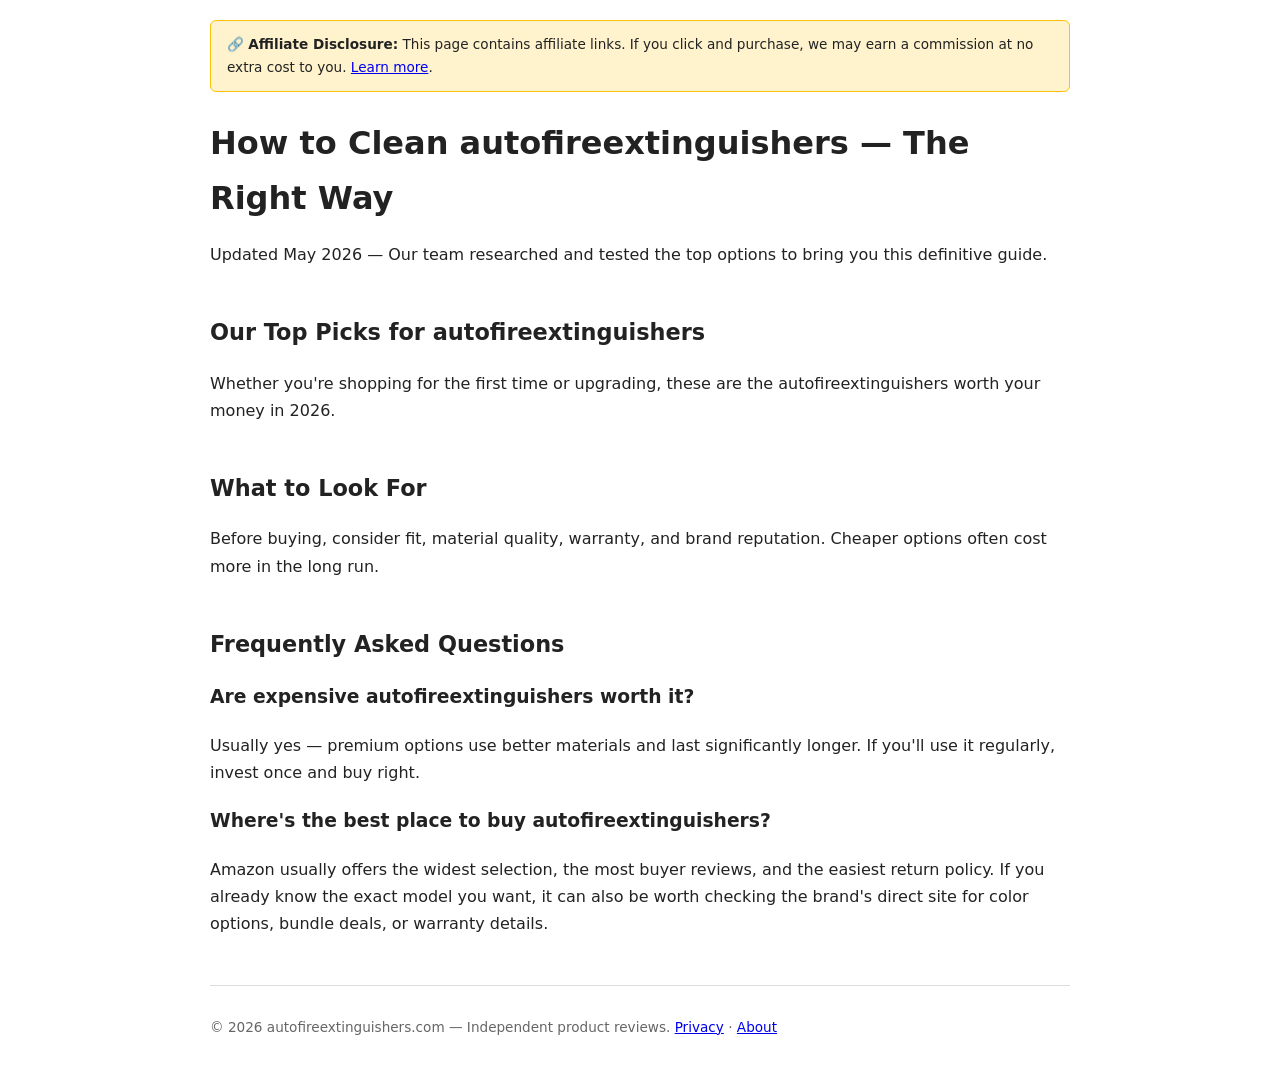
<file: how-to-clean-autofireextinguishers-2026.html>
<!DOCTYPE html>
<html lang="en">
<head>
<meta charset="UTF-8">
<meta name="viewport" content="width=device-width,initial-scale=1">
<title>How to Clean autofireextinguishers — The Right Way</title>
<meta name="description" content="How to Clean autofireextinguishers — The Right Way — expert guide for 2026.">
<style>
body{font-family:system-ui,sans-serif;max-width:860px;margin:0 auto;padding:20px;line-height:1.7;color:#222}
h1{font-size:2em;margin-bottom:.5em}
h2{font-size:1.4em;margin-top:2em}
.product-card{background:#f9f9f9;border:1px solid #ddd;border-radius:10px;padding:24px;margin-bottom:24px}
.badge{display:inline-block;background:#f0a500;color:#000;font-weight:700;padding:4px 12px;border-radius:4px;font-size:.8em;margin-bottom:10px}
.btn{display:inline-block;background:#f0a500;color:#000;font-weight:700;padding:12px 24px;border-radius:6px;margin-top:12px;font-size:.95em;text-decoration:none}
.pros-cons{display:flex;gap:16px;margin:12px 0;flex-wrap:wrap}
.pros,.cons{flex:1;min-width:180px}
.ftc{background:#fff3cd;border:1px solid #ffc107;border-radius:6px;padding:12px 16px;font-size:.85em;margin-bottom:24px}
footer{margin-top:48px;padding-top:16px;border-top:1px solid #ddd;font-size:.85em;color:#666}
</style>
</head>
<body>
<div class="ftc">🔗 <strong>Affiliate Disclosure:</strong> This page contains affiliate links. If you click and purchase, we may earn a commission at no extra cost to you. <a href="/privacy.html">Learn more</a>.</div>
<h1>How to Clean autofireextinguishers — The Right Way</h1>
<p>Updated May 2026 — Our team researched and tested the top options to bring you this definitive guide.</p>

<h2>Our Top Picks for autofireextinguishers</h2>
<p>Whether you're shopping for the first time or upgrading, these are the autofireextinguishers worth your money in 2026.</p>
<h2>What to Look For</h2>
<p>Before buying, consider fit, material quality, warranty, and brand reputation. Cheaper options often cost more in the long run.</p>
<h2>Frequently Asked Questions</h2>
<h3>Are expensive autofireextinguishers worth it?</h3>
<p>Usually yes — premium options use better materials and last significantly longer. If you'll use it regularly, invest once and buy right.</p>
<h3>Where's the best place to buy autofireextinguishers?</h3>
<p>Amazon usually offers the widest selection, the most buyer reviews, and the easiest return policy. If you already know the exact model you want, it can also be worth checking the brand's direct site for color options, bundle deals, or warranty details.</p>
<footer>
<p>&copy; 2026 autofireextinguishers.com — Independent product reviews. <a href="/privacy.html">Privacy</a> · <a href="/about.html">About</a></p>
</footer>
</body>
</html>
</file>
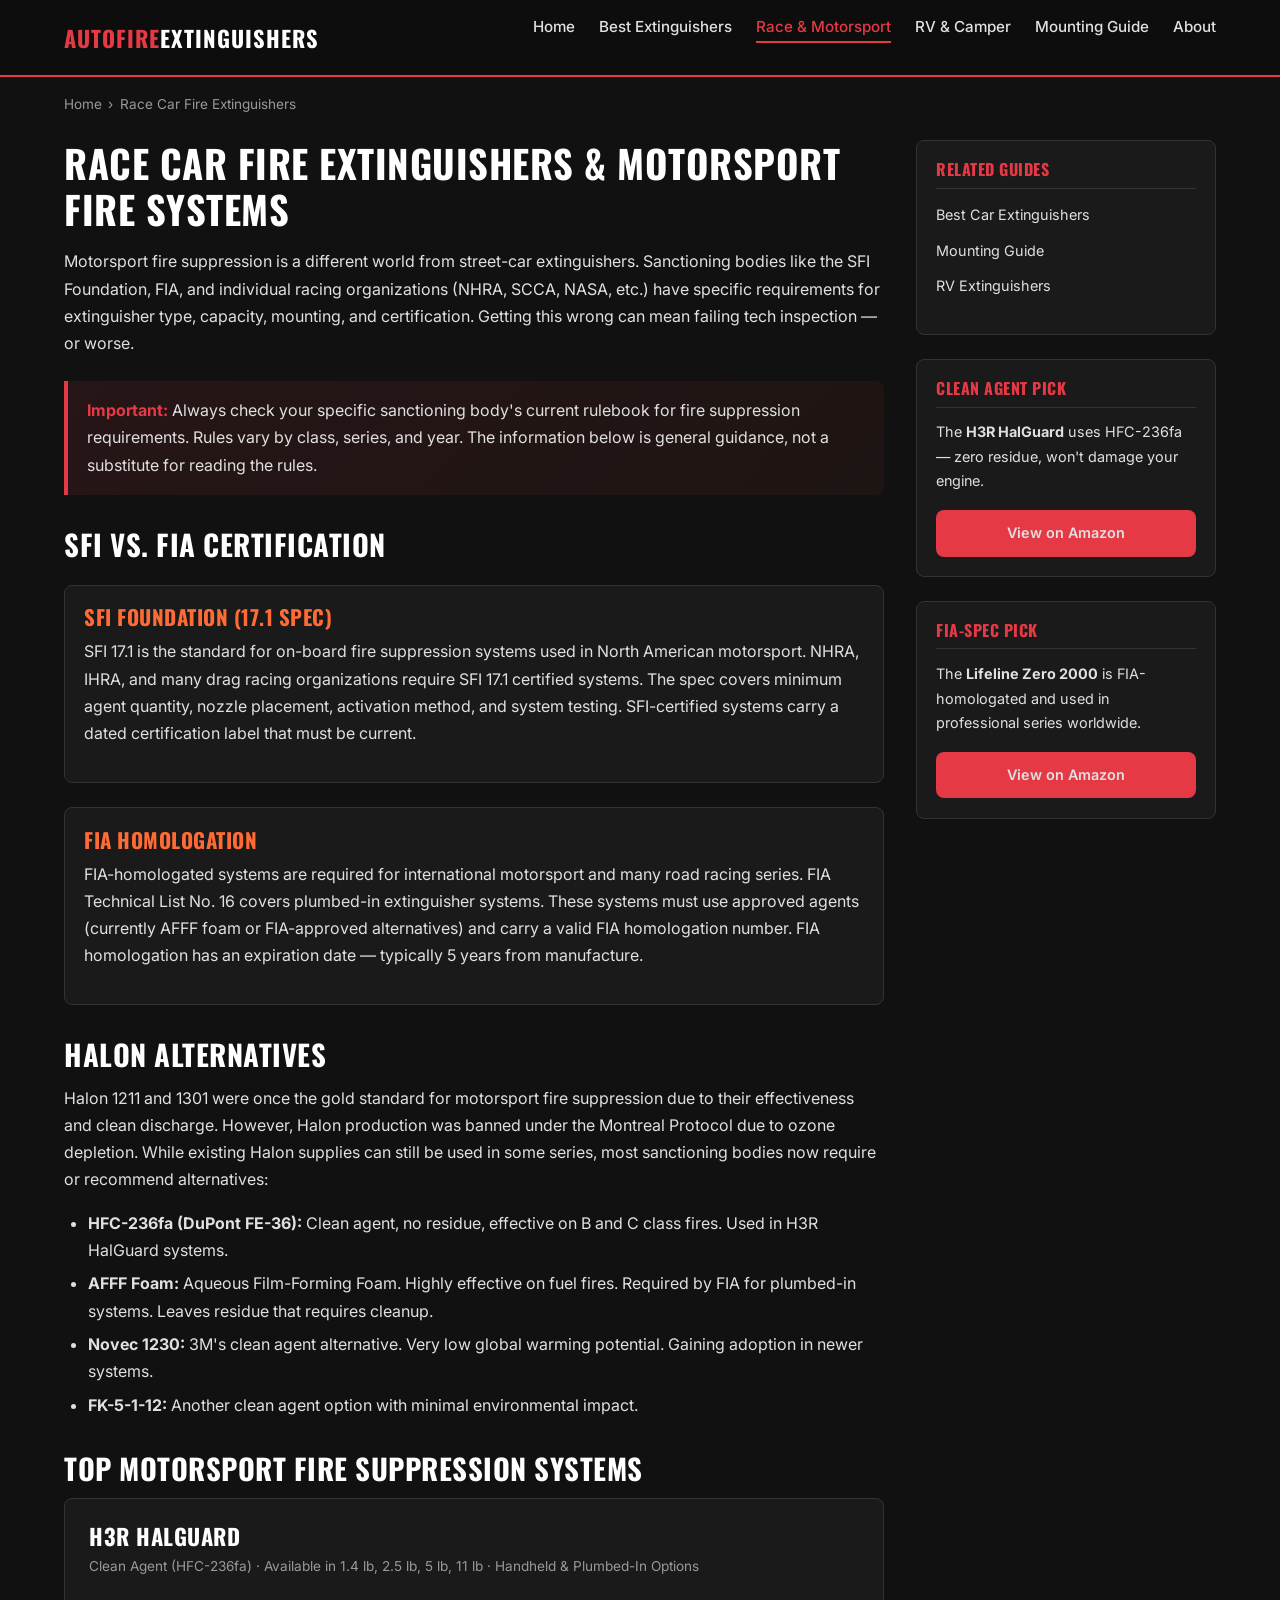
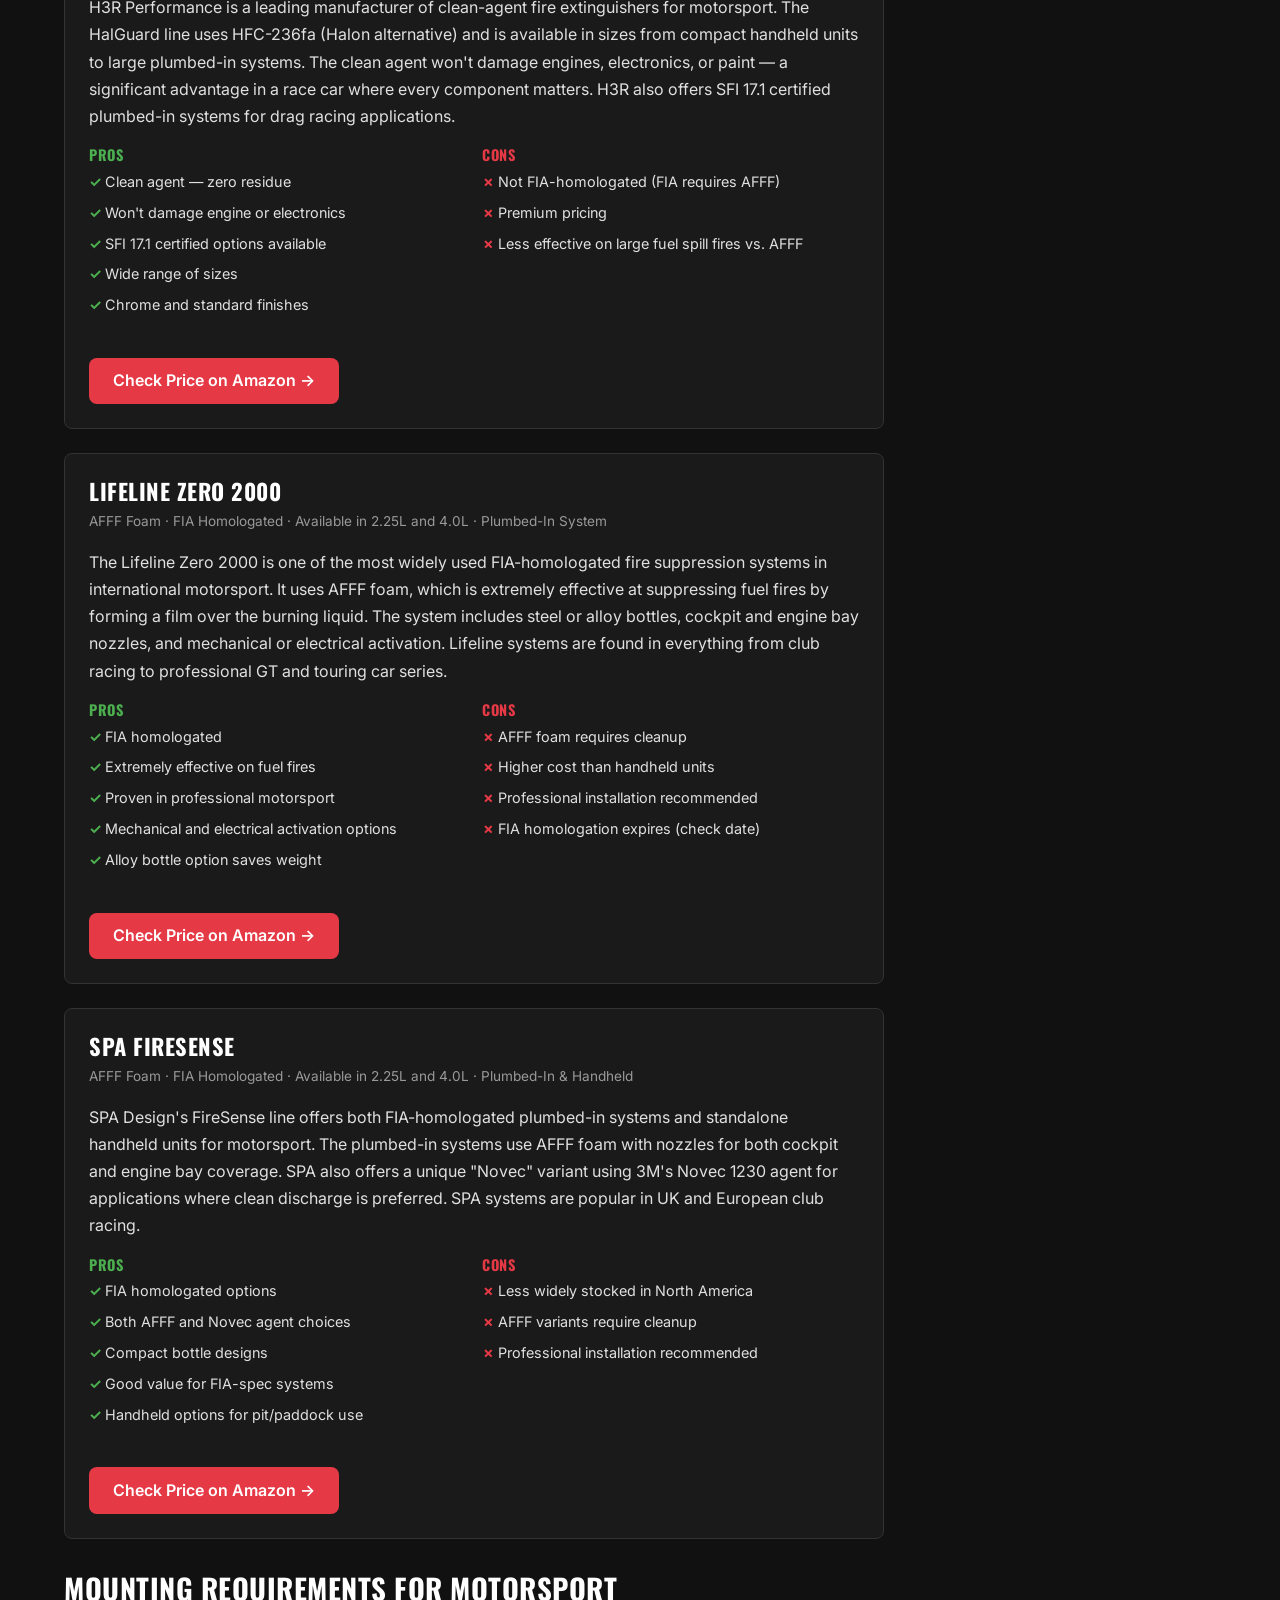
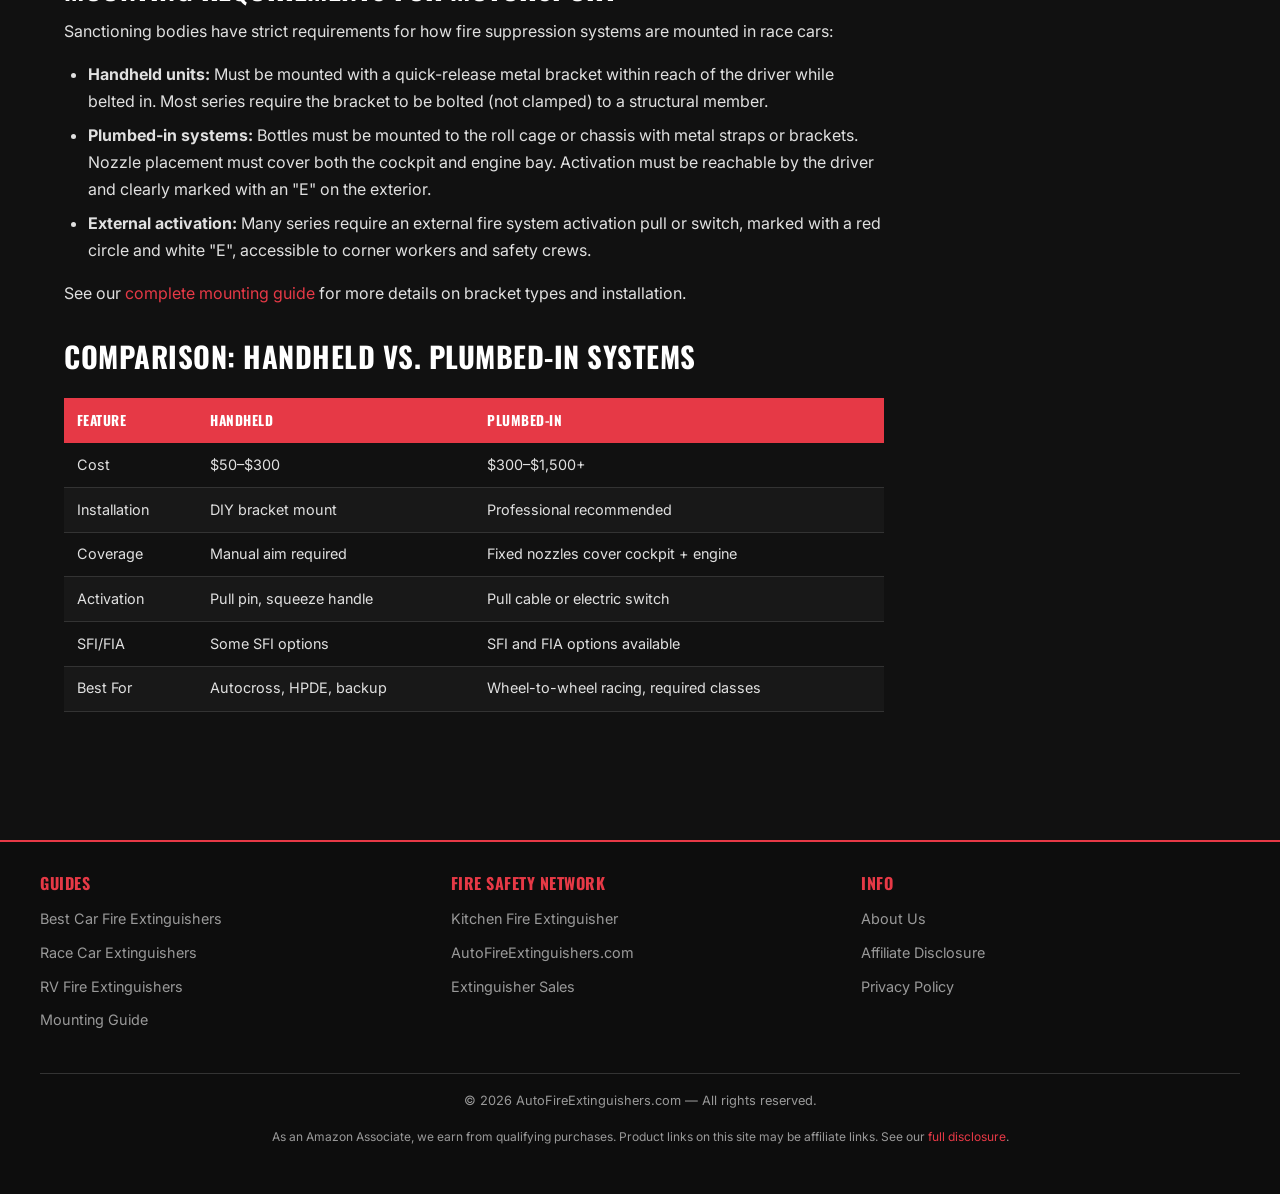
<file: race-car-fire-extinguisher.html>
<!DOCTYPE html>
<html lang="en">
<head>
<meta charset="UTF-8">
<meta name="viewport" content="width=device-width,initial-scale=1">
<title>Race Car Fire Extinguishers — SFI &amp; FIA Rated Motorsport Fire Systems</title>
<meta name="description" content="Motorsport fire suppression guide: SFI-rated, FIA-rated extinguishers and systems for race cars. H3R HalGuard, Lifeline Zero 2000, SPA FireSense compared.">
<meta property="og:title" content="Race Car Fire Extinguishers — SFI & FIA Rated Motorsport Fire Systems">
<meta property="og:description" content="Motorsport fire suppression guide covering SFI-rated, FIA-rated systems. H3R HalGuard, Lifeline Zero 2000, SPA FireSense compared.">
<meta property="og:type" content="article">
<meta property="og:url" content="https://autofireextinguishers.com/race-car-fire-extinguisher.html">
<link rel="canonical" href="https://autofireextinguishers.com/race-car-fire-extinguisher.html">
<link rel="preconnect" href="https://fonts.googleapis.com">
<link rel="preconnect" href="https://fonts.gstatic.com" crossorigin>
<link href="https://fonts.googleapis.com/css2?family=Inter:wght@400;500;600;700&family=Oswald:wght@400;500;600;700&display=swap" rel="stylesheet">
<link rel="stylesheet" href="css/style.css">
</head>
<body>

<nav class="site-nav" aria-label="Main navigation">
<div class="nav-inner">
  <a href="/" class="nav-logo">AutoFire<span>Extinguishers</span></a>
  <button class="hamburger" aria-label="Toggle menu" onclick="document.querySelector('.nav-links').classList.toggle('open')">
    <span></span><span></span><span></span>
  </button>
  <ul class="nav-links">
    <li><a href="/">Home</a></li>
    <li><a href="best-car-fire-extinguisher.html">Best Extinguishers</a></li>
    <li><a href="race-car-fire-extinguisher.html" class="active">Race &amp; Motorsport</a></li>
    <li><a href="rv-fire-extinguisher.html">RV &amp; Camper</a></li>
    <li><a href="fire-extinguisher-mounting.html">Mounting Guide</a></li>
    <li><a href="about.html">About</a></li>
  </ul>
</div>
</nav>

<div class="breadcrumbs">
  <a href="/">Home</a><span class="sep">›</span>Race Car Fire Extinguishers
</div>

<div class="page-wrap">
<main class="main-content">

<h1>Race Car Fire Extinguishers &amp; Motorsport Fire Systems</h1>
<p>Motorsport fire suppression is a different world from street-car extinguishers. Sanctioning bodies like the SFI Foundation, FIA, and individual racing organizations (NHRA, SCCA, NASA, etc.) have specific requirements for extinguisher type, capacity, mounting, and certification. Getting this wrong can mean failing tech inspection — or worse.</p>

<div class="callout">
  <strong>Important:</strong> Always check your specific sanctioning body's current rulebook for fire suppression requirements. Rules vary by class, series, and year. The information below is general guidance, not a substitute for reading the rules.
</div>

<section class="section">
  <h2>SFI vs. FIA Certification</h2>
  <div class="info-box">
    <h3>SFI Foundation (17.1 Spec)</h3>
    <p>SFI 17.1 is the standard for on-board fire suppression systems used in North American motorsport. NHRA, IHRA, and many drag racing organizations require SFI 17.1 certified systems. The spec covers minimum agent quantity, nozzle placement, activation method, and system testing. SFI-certified systems carry a dated certification label that must be current.</p>
  </div>
  <div class="info-box">
    <h3>FIA Homologation</h3>
    <p>FIA-homologated systems are required for international motorsport and many road racing series. FIA Technical List No. 16 covers plumbed-in extinguisher systems. These systems must use approved agents (currently AFFF foam or FIA-approved alternatives) and carry a valid FIA homologation number. FIA homologation has an expiration date — typically 5 years from manufacture.</p>
  </div>
</section>

<section class="section">
  <h2>Halon Alternatives</h2>
  <p>Halon 1211 and 1301 were once the gold standard for motorsport fire suppression due to their effectiveness and clean discharge. However, Halon production was banned under the Montreal Protocol due to ozone depletion. While existing Halon supplies can still be used in some series, most sanctioning bodies now require or recommend alternatives:</p>
  <ul>
    <li><strong>HFC-236fa (DuPont FE-36):</strong> Clean agent, no residue, effective on B and C class fires. Used in H3R HalGuard systems.</li>
    <li><strong>AFFF Foam:</strong> Aqueous Film-Forming Foam. Highly effective on fuel fires. Required by FIA for plumbed-in systems. Leaves residue that requires cleanup.</li>
    <li><strong>Novec 1230:</strong> 3M's clean agent alternative. Very low global warming potential. Gaining adoption in newer systems.</li>
    <li><strong>FK-5-1-12:</strong> Another clean agent option with minimal environmental impact.</li>
  </ul>
</section>

<section class="section">
  <h2>Top Motorsport Fire Suppression Systems</h2>

  <div class="product-card">
    <h3>H3R HalGuard</h3>
    <p class="product-meta">Clean Agent (HFC-236fa) · Available in 1.4 lb, 2.5 lb, 5 lb, 11 lb · Handheld &amp; Plumbed-In Options</p>
    <p>H3R Performance is a leading manufacturer of clean-agent fire extinguishers for motorsport. The HalGuard line uses HFC-236fa (Halon alternative) and is available in sizes from compact handheld units to large plumbed-in systems. The clean agent won't damage engines, electronics, or paint — a significant advantage in a race car where every component matters. H3R also offers SFI 17.1 certified plumbed-in systems for drag racing applications.</p>
    <div class="pros-cons">
      <div class="pros">
        <h4>Pros</h4>
        <ul>
          <li>Clean agent — zero residue</li>
          <li>Won't damage engine or electronics</li>
          <li>SFI 17.1 certified options available</li>
          <li>Wide range of sizes</li>
          <li>Chrome and standard finishes</li>
        </ul>
      </div>
      <div class="cons">
        <h4>Cons</h4>
        <ul>
          <li>Not FIA-homologated (FIA requires AFFF)</li>
          <li>Premium pricing</li>
          <li>Less effective on large fuel spill fires vs. AFFF</li>
        </ul>
      </div>
    </div>
    <a href="https://www.amazon.com/s?k=H3R+HalGuard+fire+extinguisher+race+car&tag=brazenprodu01-20" target="_blank" rel="nofollow sponsored noopener" class="product-cta">Check Price on Amazon →</a>
  </div>

  <div class="product-card">
    <h3>Lifeline Zero 2000</h3>
    <p class="product-meta">AFFF Foam · FIA Homologated · Available in 2.25L and 4.0L · Plumbed-In System</p>
    <p>The Lifeline Zero 2000 is one of the most widely used FIA-homologated fire suppression systems in international motorsport. It uses AFFF foam, which is extremely effective at suppressing fuel fires by forming a film over the burning liquid. The system includes steel or alloy bottles, cockpit and engine bay nozzles, and mechanical or electrical activation. Lifeline systems are found in everything from club racing to professional GT and touring car series.</p>
    <div class="pros-cons">
      <div class="pros">
        <h4>Pros</h4>
        <ul>
          <li>FIA homologated</li>
          <li>Extremely effective on fuel fires</li>
          <li>Proven in professional motorsport</li>
          <li>Mechanical and electrical activation options</li>
          <li>Alloy bottle option saves weight</li>
        </ul>
      </div>
      <div class="cons">
        <h4>Cons</h4>
        <ul>
          <li>AFFF foam requires cleanup</li>
          <li>Higher cost than handheld units</li>
          <li>Professional installation recommended</li>
          <li>FIA homologation expires (check date)</li>
        </ul>
      </div>
    </div>
    <a href="https://www.amazon.com/s?k=Lifeline+Zero+2000+fire+system+race+car&tag=brazenprodu01-20" target="_blank" rel="nofollow sponsored noopener" class="product-cta">Check Price on Amazon →</a>
  </div>

  <div class="product-card">
    <h3>SPA FireSense</h3>
    <p class="product-meta">AFFF Foam · FIA Homologated · Available in 2.25L and 4.0L · Plumbed-In &amp; Handheld</p>
    <p>SPA Design's FireSense line offers both FIA-homologated plumbed-in systems and standalone handheld units for motorsport. The plumbed-in systems use AFFF foam with nozzles for both cockpit and engine bay coverage. SPA also offers a unique "Novec" variant using 3M's Novec 1230 agent for applications where clean discharge is preferred. SPA systems are popular in UK and European club racing.</p>
    <div class="pros-cons">
      <div class="pros">
        <h4>Pros</h4>
        <ul>
          <li>FIA homologated options</li>
          <li>Both AFFF and Novec agent choices</li>
          <li>Compact bottle designs</li>
          <li>Good value for FIA-spec systems</li>
          <li>Handheld options for pit/paddock use</li>
        </ul>
      </div>
      <div class="cons">
        <h4>Cons</h4>
        <ul>
          <li>Less widely stocked in North America</li>
          <li>AFFF variants require cleanup</li>
          <li>Professional installation recommended</li>
        </ul>
      </div>
    </div>
    <a href="https://www.amazon.com/s?k=SPA+FireSense+fire+extinguisher+race+car&tag=brazenprodu01-20" target="_blank" rel="nofollow sponsored noopener" class="product-cta">Check Price on Amazon →</a>
  </div>
</section>

<section class="section">
  <h2>Mounting Requirements for Motorsport</h2>
  <p>Sanctioning bodies have strict requirements for how fire suppression systems are mounted in race cars:</p>
  <ul>
    <li><strong>Handheld units:</strong> Must be mounted with a quick-release metal bracket within reach of the driver while belted in. Most series require the bracket to be bolted (not clamped) to a structural member.</li>
    <li><strong>Plumbed-in systems:</strong> Bottles must be mounted to the roll cage or chassis with metal straps or brackets. Nozzle placement must cover both the cockpit and engine bay. Activation must be reachable by the driver and clearly marked with an "E" on the exterior.</li>
    <li><strong>External activation:</strong> Many series require an external fire system activation pull or switch, marked with a red circle and white "E", accessible to corner workers and safety crews.</li>
  </ul>
  <p>See our <a href="fire-extinguisher-mounting.html">complete mounting guide</a> for more details on bracket types and installation.</p>
</section>

<section class="section">
  <h2>Comparison: Handheld vs. Plumbed-In Systems</h2>
  <div class="table-wrap">
    <table class="comparison-table">
      <thead>
        <tr>
          <th>Feature</th>
          <th>Handheld</th>
          <th>Plumbed-In</th>
        </tr>
      </thead>
      <tbody>
        <tr>
          <td>Cost</td>
          <td>$50–$300</td>
          <td>$300–$1,500+</td>
        </tr>
        <tr>
          <td>Installation</td>
          <td>DIY bracket mount</td>
          <td>Professional recommended</td>
        </tr>
        <tr>
          <td>Coverage</td>
          <td>Manual aim required</td>
          <td>Fixed nozzles cover cockpit + engine</td>
        </tr>
        <tr>
          <td>Activation</td>
          <td>Pull pin, squeeze handle</td>
          <td>Pull cable or electric switch</td>
        </tr>
        <tr>
          <td>SFI/FIA</td>
          <td>Some SFI options</td>
          <td>SFI and FIA options available</td>
        </tr>
        <tr>
          <td>Best For</td>
          <td>Autocross, HPDE, backup</td>
          <td>Wheel-to-wheel racing, required classes</td>
        </tr>
      </tbody>
    </table>
  </div>
</section>

</main>

<aside class="sidebar">
  <div class="sidebar-box">
    <h3>Related Guides</h3>
    <ul>
      <li><a href="best-car-fire-extinguisher.html">Best Car Extinguishers</a></li>
      <li><a href="fire-extinguisher-mounting.html">Mounting Guide</a></li>
      <li><a href="rv-fire-extinguisher.html">RV Extinguishers</a></li>
    </ul>
  </div>
  <div class="sidebar-box">
    <h3>Clean Agent Pick</h3>
    <p style="font-size:.9rem">The <strong>H3R HalGuard</strong> uses HFC-236fa — zero residue, won't damage your engine.</p>
    <a href="https://www.amazon.com/s?k=H3R+HalGuard+fire+extinguisher+race+car&tag=brazenprodu01-20" target="_blank" rel="nofollow sponsored noopener" class="sidebar-cta">View on Amazon</a>
  </div>
  <div class="sidebar-box">
    <h3>FIA-Spec Pick</h3>
    <p style="font-size:.9rem">The <strong>Lifeline Zero 2000</strong> is FIA-homologated and used in professional series worldwide.</p>
    <a href="https://www.amazon.com/s?k=Lifeline+Zero+2000+fire+system&tag=brazenprodu01-20" target="_blank" rel="nofollow sponsored noopener" class="sidebar-cta">View on Amazon</a>
  </div>
</aside>
</div>

<footer class="site-footer">
<div class="footer-inner">
  <div class="footer-col">
    <h4>Guides</h4>
    <ul>
      <li><a href="best-car-fire-extinguisher.html">Best Car Fire Extinguishers</a></li>
      <li><a href="race-car-fire-extinguisher.html">Race Car Extinguishers</a></li>
      <li><a href="rv-fire-extinguisher.html">RV Fire Extinguishers</a></li>
      <li><a href="fire-extinguisher-mounting.html">Mounting Guide</a></li>
    </ul>
  </div>
  <div class="footer-col">
    <h4>Fire Safety Network</h4>
    <ul>
      <li><a href="https://kitchenfireextinguisher.com" target="_blank" rel="noopener">Kitchen Fire Extinguisher</a></li>
      <li><a href="https://autofireextinguishers.com" target="_blank" rel="noopener">AutoFireExtinguishers.com</a></li>
      <li><a href="https://extinguishersales.com" target="_blank" rel="noopener">Extinguisher Sales</a></li>
    </ul>
  </div>
  <div class="footer-col">
    <h4>Info</h4>
    <ul>
      <li><a href="about.html">About Us</a></li>
      <li><a href="about.html#disclosure">Affiliate Disclosure</a></li>
      <li><a href="about.html#privacy">Privacy Policy</a></li>
    </ul>
  </div>
</div>
<div class="footer-bottom">
  <p>&copy; 2026 AutoFireExtinguishers.com — All rights reserved.</p>
  <p class="affiliate-disc">As an Amazon Associate, we earn from qualifying purchases. Product links on this site may be affiliate links. See our <a href="about.html#disclosure">full disclosure</a>.</p>
</div>
</footer>

</body>
</html>
</file>
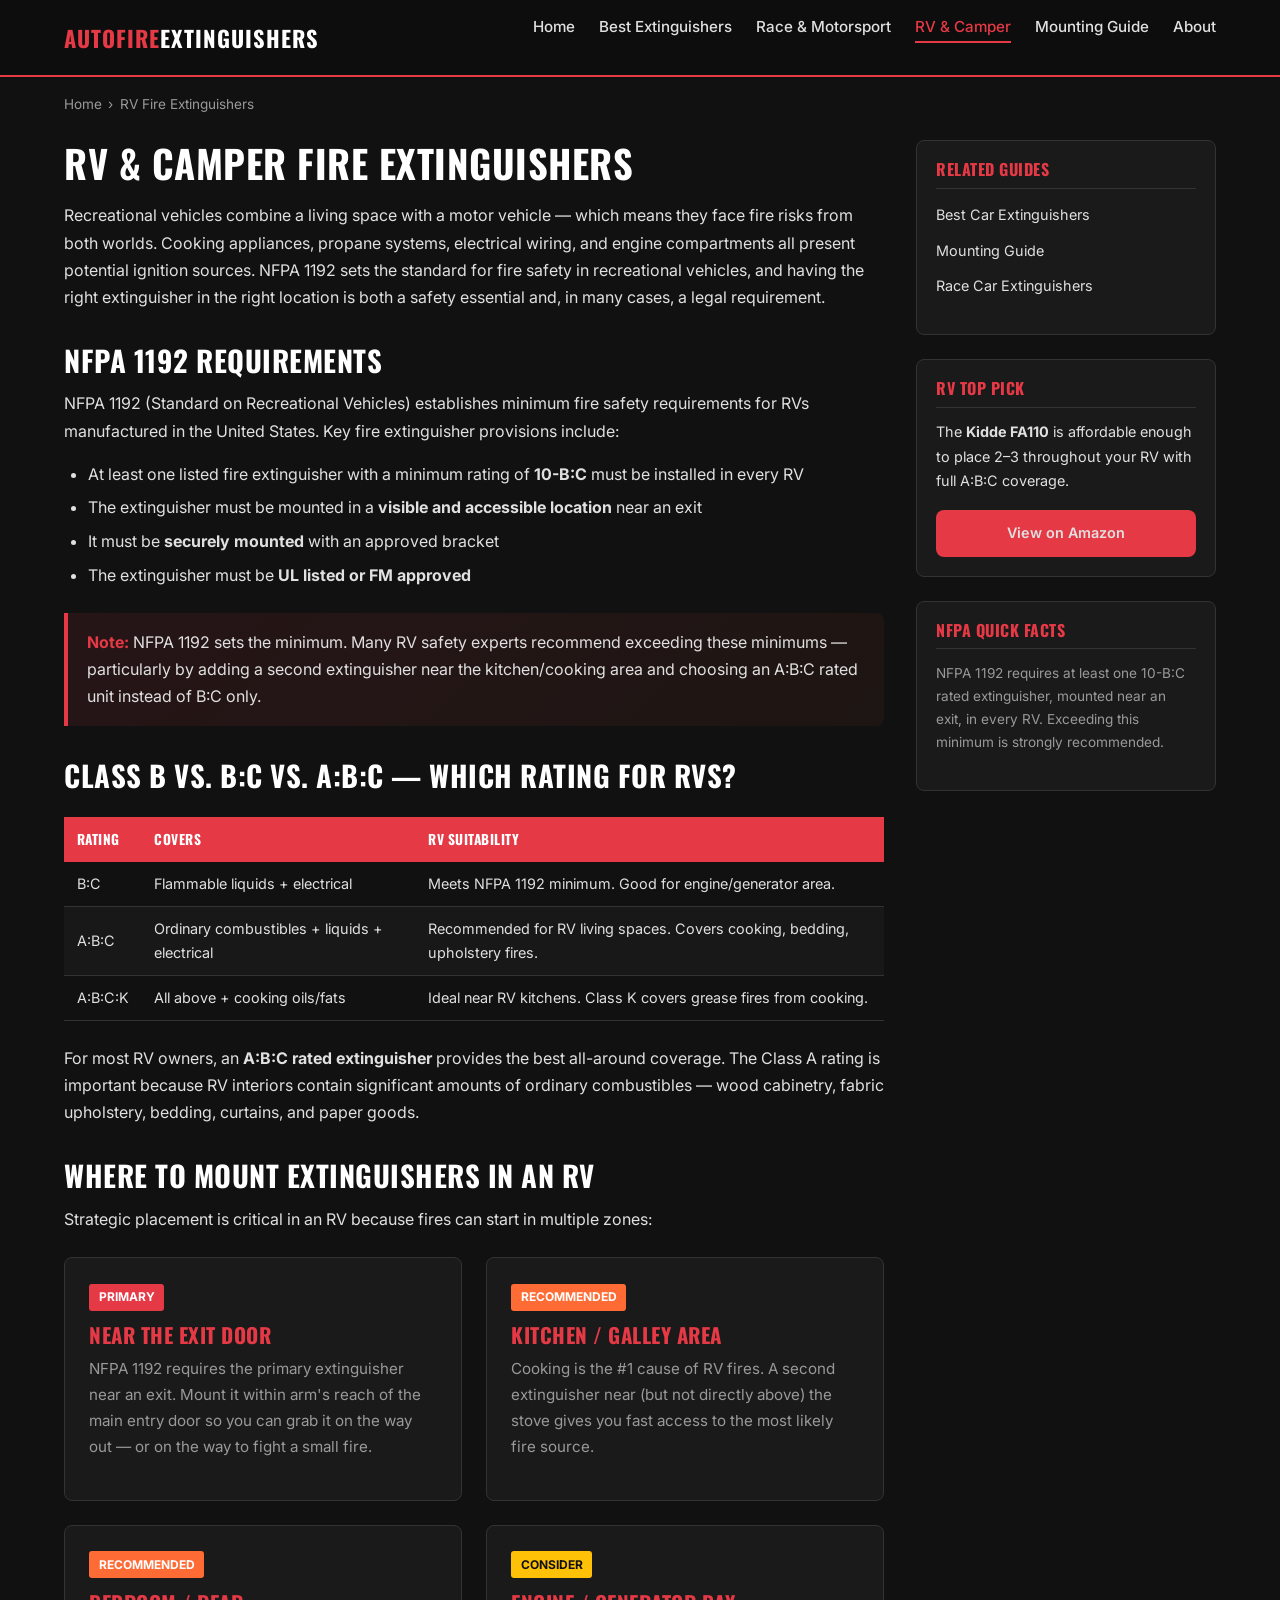
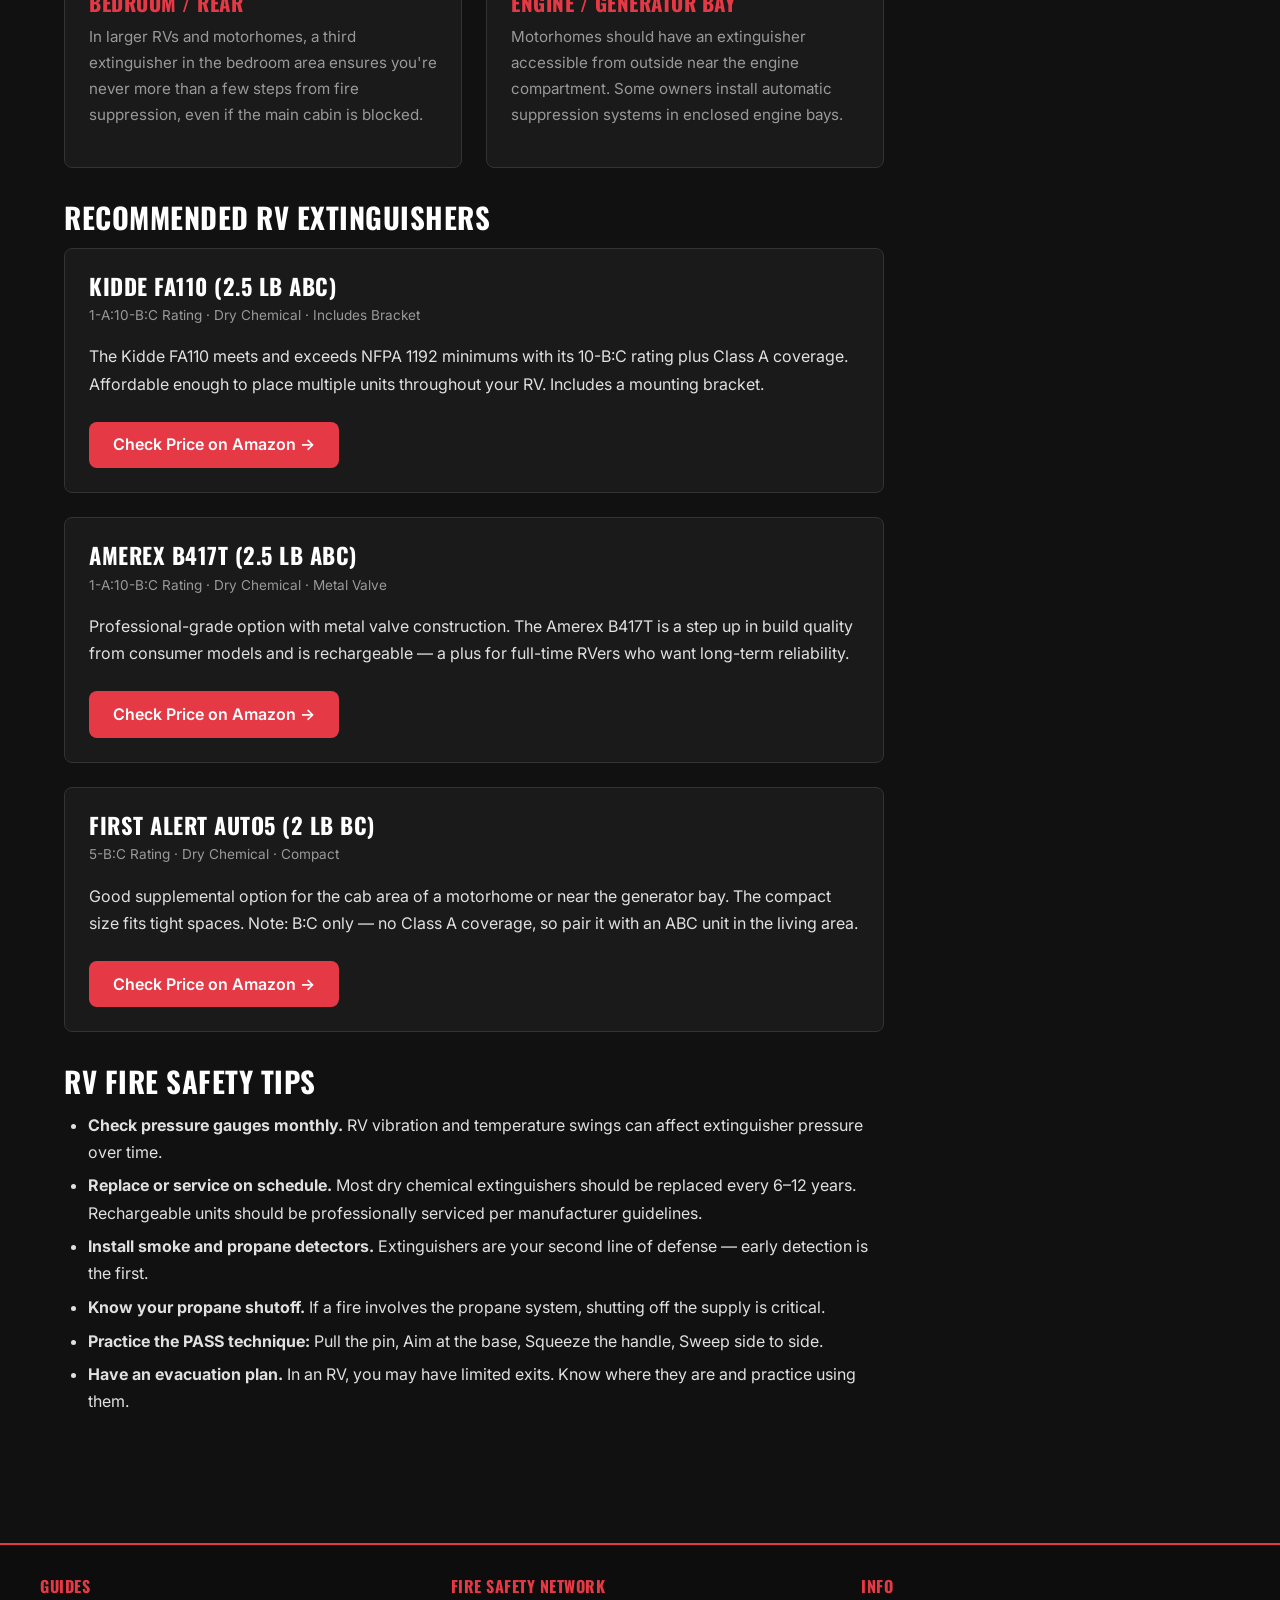
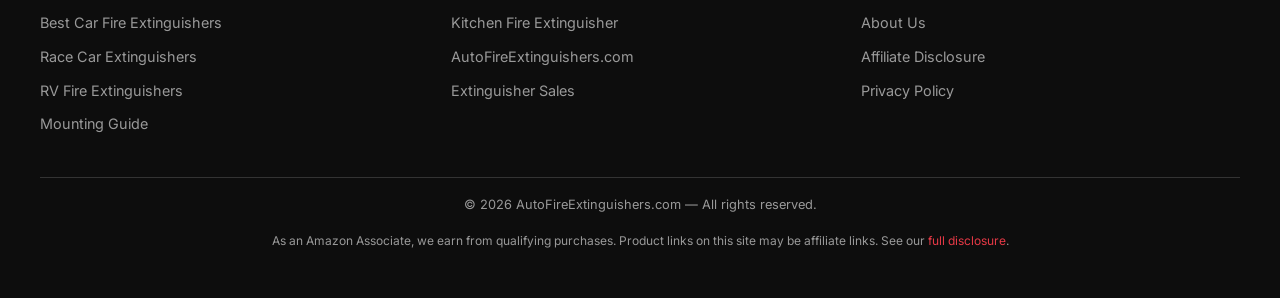
<file: rv-fire-extinguisher.html>
<!DOCTYPE html>
<html lang="en">
<head>
<meta charset="UTF-8">
<meta name="viewport" content="width=device-width,initial-scale=1">
<title>RV Fire Extinguishers — NFPA 1192 Requirements &amp; Best Options for Campers</title>
<meta name="description" content="RV and camper fire extinguisher guide. NFPA 1192 requirements, where to mount, Class B vs BC ratings, and the best extinguishers for recreational vehicles.">
<meta property="og:title" content="RV Fire Extinguishers — NFPA 1192 Requirements & Best Options">
<meta property="og:description" content="Complete guide to RV fire extinguishers: NFPA 1192 requirements, mounting locations, and top picks for campers and motorhomes.">
<meta property="og:type" content="article">
<meta property="og:url" content="https://autofireextinguishers.com/rv-fire-extinguisher.html">
<link rel="canonical" href="https://autofireextinguishers.com/rv-fire-extinguisher.html">
<link rel="preconnect" href="https://fonts.googleapis.com">
<link rel="preconnect" href="https://fonts.gstatic.com" crossorigin>
<link href="https://fonts.googleapis.com/css2?family=Inter:wght@400;500;600;700&family=Oswald:wght@400;500;600;700&display=swap" rel="stylesheet">
<link rel="stylesheet" href="css/style.css">
</head>
<body>

<nav class="site-nav" aria-label="Main navigation">
<div class="nav-inner">
  <a href="/" class="nav-logo">AutoFire<span>Extinguishers</span></a>
  <button class="hamburger" aria-label="Toggle menu" onclick="document.querySelector('.nav-links').classList.toggle('open')">
    <span></span><span></span><span></span>
  </button>
  <ul class="nav-links">
    <li><a href="/">Home</a></li>
    <li><a href="best-car-fire-extinguisher.html">Best Extinguishers</a></li>
    <li><a href="race-car-fire-extinguisher.html">Race &amp; Motorsport</a></li>
    <li><a href="rv-fire-extinguisher.html" class="active">RV &amp; Camper</a></li>
    <li><a href="fire-extinguisher-mounting.html">Mounting Guide</a></li>
    <li><a href="about.html">About</a></li>
  </ul>
</div>
</nav>

<div class="breadcrumbs">
  <a href="/">Home</a><span class="sep">›</span>RV Fire Extinguishers
</div>

<div class="page-wrap">
<main class="main-content">

<h1>RV &amp; Camper Fire Extinguishers</h1>
<p>Recreational vehicles combine a living space with a motor vehicle — which means they face fire risks from both worlds. Cooking appliances, propane systems, electrical wiring, and engine compartments all present potential ignition sources. NFPA 1192 sets the standard for fire safety in recreational vehicles, and having the right extinguisher in the right location is both a safety essential and, in many cases, a legal requirement.</p>

<section class="section">
  <h2>NFPA 1192 Requirements</h2>
  <p>NFPA 1192 (Standard on Recreational Vehicles) establishes minimum fire safety requirements for RVs manufactured in the United States. Key fire extinguisher provisions include:</p>
  <ul>
    <li>At least one listed fire extinguisher with a minimum rating of <strong>10-B:C</strong> must be installed in every RV</li>
    <li>The extinguisher must be mounted in a <strong>visible and accessible location</strong> near an exit</li>
    <li>It must be <strong>securely mounted</strong> with an approved bracket</li>
    <li>The extinguisher must be <strong>UL listed or FM approved</strong></li>
  </ul>
  <div class="callout">
    <strong>Note:</strong> NFPA 1192 sets the minimum. Many RV safety experts recommend exceeding these minimums — particularly by adding a second extinguisher near the kitchen/cooking area and choosing an A:B:C rated unit instead of B:C only.
  </div>
</section>

<section class="section">
  <h2>Class B vs. B:C vs. A:B:C — Which Rating for RVs?</h2>
  <div class="table-wrap">
    <table class="comparison-table">
      <thead>
        <tr>
          <th>Rating</th>
          <th>Covers</th>
          <th>RV Suitability</th>
        </tr>
      </thead>
      <tbody>
        <tr>
          <td>B:C</td>
          <td>Flammable liquids + electrical</td>
          <td>Meets NFPA 1192 minimum. Good for engine/generator area.</td>
        </tr>
        <tr>
          <td>A:B:C</td>
          <td>Ordinary combustibles + liquids + electrical</td>
          <td>Recommended for RV living spaces. Covers cooking, bedding, upholstery fires.</td>
        </tr>
        <tr>
          <td>A:B:C:K</td>
          <td>All above + cooking oils/fats</td>
          <td>Ideal near RV kitchens. Class K covers grease fires from cooking.</td>
        </tr>
      </tbody>
    </table>
  </div>
  <p>For most RV owners, an <strong>A:B:C rated extinguisher</strong> provides the best all-around coverage. The Class A rating is important because RV interiors contain significant amounts of ordinary combustibles — wood cabinetry, fabric upholstery, bedding, curtains, and paper goods.</p>
</section>

<section class="section">
  <h2>Where to Mount Extinguishers in an RV</h2>
  <p>Strategic placement is critical in an RV because fires can start in multiple zones:</p>
  <div class="card-grid">
    <div class="card">
      <span class="card-badge">Primary</span>
      <h3>Near the Exit Door</h3>
      <p>NFPA 1192 requires the primary extinguisher near an exit. Mount it within arm's reach of the main entry door so you can grab it on the way out — or on the way to fight a small fire.</p>
    </div>
    <div class="card">
      <span class="card-badge orange">Recommended</span>
      <h3>Kitchen / Galley Area</h3>
      <p>Cooking is the #1 cause of RV fires. A second extinguisher near (but not directly above) the stove gives you fast access to the most likely fire source.</p>
    </div>
    <div class="card">
      <span class="card-badge orange">Recommended</span>
      <h3>Bedroom / Rear</h3>
      <p>In larger RVs and motorhomes, a third extinguisher in the bedroom area ensures you're never more than a few steps from fire suppression, even if the main cabin is blocked.</p>
    </div>
    <div class="card">
      <span class="card-badge yellow">Consider</span>
      <h3>Engine / Generator Bay</h3>
      <p>Motorhomes should have an extinguisher accessible from outside near the engine compartment. Some owners install automatic suppression systems in enclosed engine bays.</p>
    </div>
  </div>
</section>

<section class="section">
  <h2>Recommended RV Extinguishers</h2>
  <div class="product-card">
    <h3>Kidde FA110 (2.5 lb ABC)</h3>
    <p class="product-meta">1-A:10-B:C Rating · Dry Chemical · Includes Bracket</p>
    <p>The Kidde FA110 meets and exceeds NFPA 1192 minimums with its 10-B:C rating plus Class A coverage. Affordable enough to place multiple units throughout your RV. Includes a mounting bracket.</p>
    <a href="https://www.amazon.com/s?k=Kidde+FA110+fire+extinguisher+RV&tag=brazenprodu01-20" target="_blank" rel="nofollow sponsored noopener" class="product-cta">Check Price on Amazon →</a>
  </div>
  <div class="product-card">
    <h3>Amerex B417T (2.5 lb ABC)</h3>
    <p class="product-meta">1-A:10-B:C Rating · Dry Chemical · Metal Valve</p>
    <p>Professional-grade option with metal valve construction. The Amerex B417T is a step up in build quality from consumer models and is rechargeable — a plus for full-time RVers who want long-term reliability.</p>
    <a href="https://www.amazon.com/s?k=Amerex+B417T+fire+extinguisher&tag=brazenprodu01-20" target="_blank" rel="nofollow sponsored noopener" class="product-cta">Check Price on Amazon →</a>
  </div>
  <div class="product-card">
    <h3>First Alert AUTO5 (2 lb BC)</h3>
    <p class="product-meta">5-B:C Rating · Dry Chemical · Compact</p>
    <p>Good supplemental option for the cab area of a motorhome or near the generator bay. The compact size fits tight spaces. Note: B:C only — no Class A coverage, so pair it with an ABC unit in the living area.</p>
    <a href="https://www.amazon.com/s?k=First+Alert+AUTO5+fire+extinguisher&tag=brazenprodu01-20" target="_blank" rel="nofollow sponsored noopener" class="product-cta">Check Price on Amazon →</a>
  </div>
</section>

<section class="section">
  <h2>RV Fire Safety Tips</h2>
  <ul>
    <li><strong>Check pressure gauges monthly.</strong> RV vibration and temperature swings can affect extinguisher pressure over time.</li>
    <li><strong>Replace or service on schedule.</strong> Most dry chemical extinguishers should be replaced every 6–12 years. Rechargeable units should be professionally serviced per manufacturer guidelines.</li>
    <li><strong>Install smoke and propane detectors.</strong> Extinguishers are your second line of defense — early detection is the first.</li>
    <li><strong>Know your propane shutoff.</strong> If a fire involves the propane system, shutting off the supply is critical.</li>
    <li><strong>Practice the PASS technique:</strong> Pull the pin, Aim at the base, Squeeze the handle, Sweep side to side.</li>
    <li><strong>Have an evacuation plan.</strong> In an RV, you may have limited exits. Know where they are and practice using them.</li>
  </ul>
</section>

</main>

<aside class="sidebar">
  <div class="sidebar-box">
    <h3>Related Guides</h3>
    <ul>
      <li><a href="best-car-fire-extinguisher.html">Best Car Extinguishers</a></li>
      <li><a href="fire-extinguisher-mounting.html">Mounting Guide</a></li>
      <li><a href="race-car-fire-extinguisher.html">Race Car Extinguishers</a></li>
    </ul>
  </div>
  <div class="sidebar-box">
    <h3>RV Top Pick</h3>
    <p style="font-size:.9rem">The <strong>Kidde FA110</strong> is affordable enough to place 2–3 throughout your RV with full A:B:C coverage.</p>
    <a href="https://www.amazon.com/s?k=Kidde+FA110+fire+extinguisher+RV&tag=brazenprodu01-20" target="_blank" rel="nofollow sponsored noopener" class="sidebar-cta">View on Amazon</a>
  </div>
  <div class="sidebar-box">
    <h3>NFPA Quick Facts</h3>
    <p style="font-size:.85rem;color:var(--text-muted)">NFPA 1192 requires at least one 10-B:C rated extinguisher, mounted near an exit, in every RV. Exceeding this minimum is strongly recommended.</p>
  </div>
</aside>
</div>

<footer class="site-footer">
<div class="footer-inner">
  <div class="footer-col">
    <h4>Guides</h4>
    <ul>
      <li><a href="best-car-fire-extinguisher.html">Best Car Fire Extinguishers</a></li>
      <li><a href="race-car-fire-extinguisher.html">Race Car Extinguishers</a></li>
      <li><a href="rv-fire-extinguisher.html">RV Fire Extinguishers</a></li>
      <li><a href="fire-extinguisher-mounting.html">Mounting Guide</a></li>
    </ul>
  </div>
  <div class="footer-col">
    <h4>Fire Safety Network</h4>
    <ul>
      <li><a href="https://kitchenfireextinguisher.com" target="_blank" rel="noopener">Kitchen Fire Extinguisher</a></li>
      <li><a href="https://autofireextinguishers.com" target="_blank" rel="noopener">AutoFireExtinguishers.com</a></li>
      <li><a href="https://extinguishersales.com" target="_blank" rel="noopener">Extinguisher Sales</a></li>
    </ul>
  </div>
  <div class="footer-col">
    <h4>Info</h4>
    <ul>
      <li><a href="about.html">About Us</a></li>
      <li><a href="about.html#disclosure">Affiliate Disclosure</a></li>
      <li><a href="about.html#privacy">Privacy Policy</a></li>
    </ul>
  </div>
</div>
<div class="footer-bottom">
  <p>&copy; 2026 AutoFireExtinguishers.com — All rights reserved.</p>
  <p class="affiliate-disc">As an Amazon Associate, we earn from qualifying purchases. Product links on this site may be affiliate links. See our <a href="about.html#disclosure">full disclosure</a>.</p>
</div>
</footer>

</body>
</html>
</file>
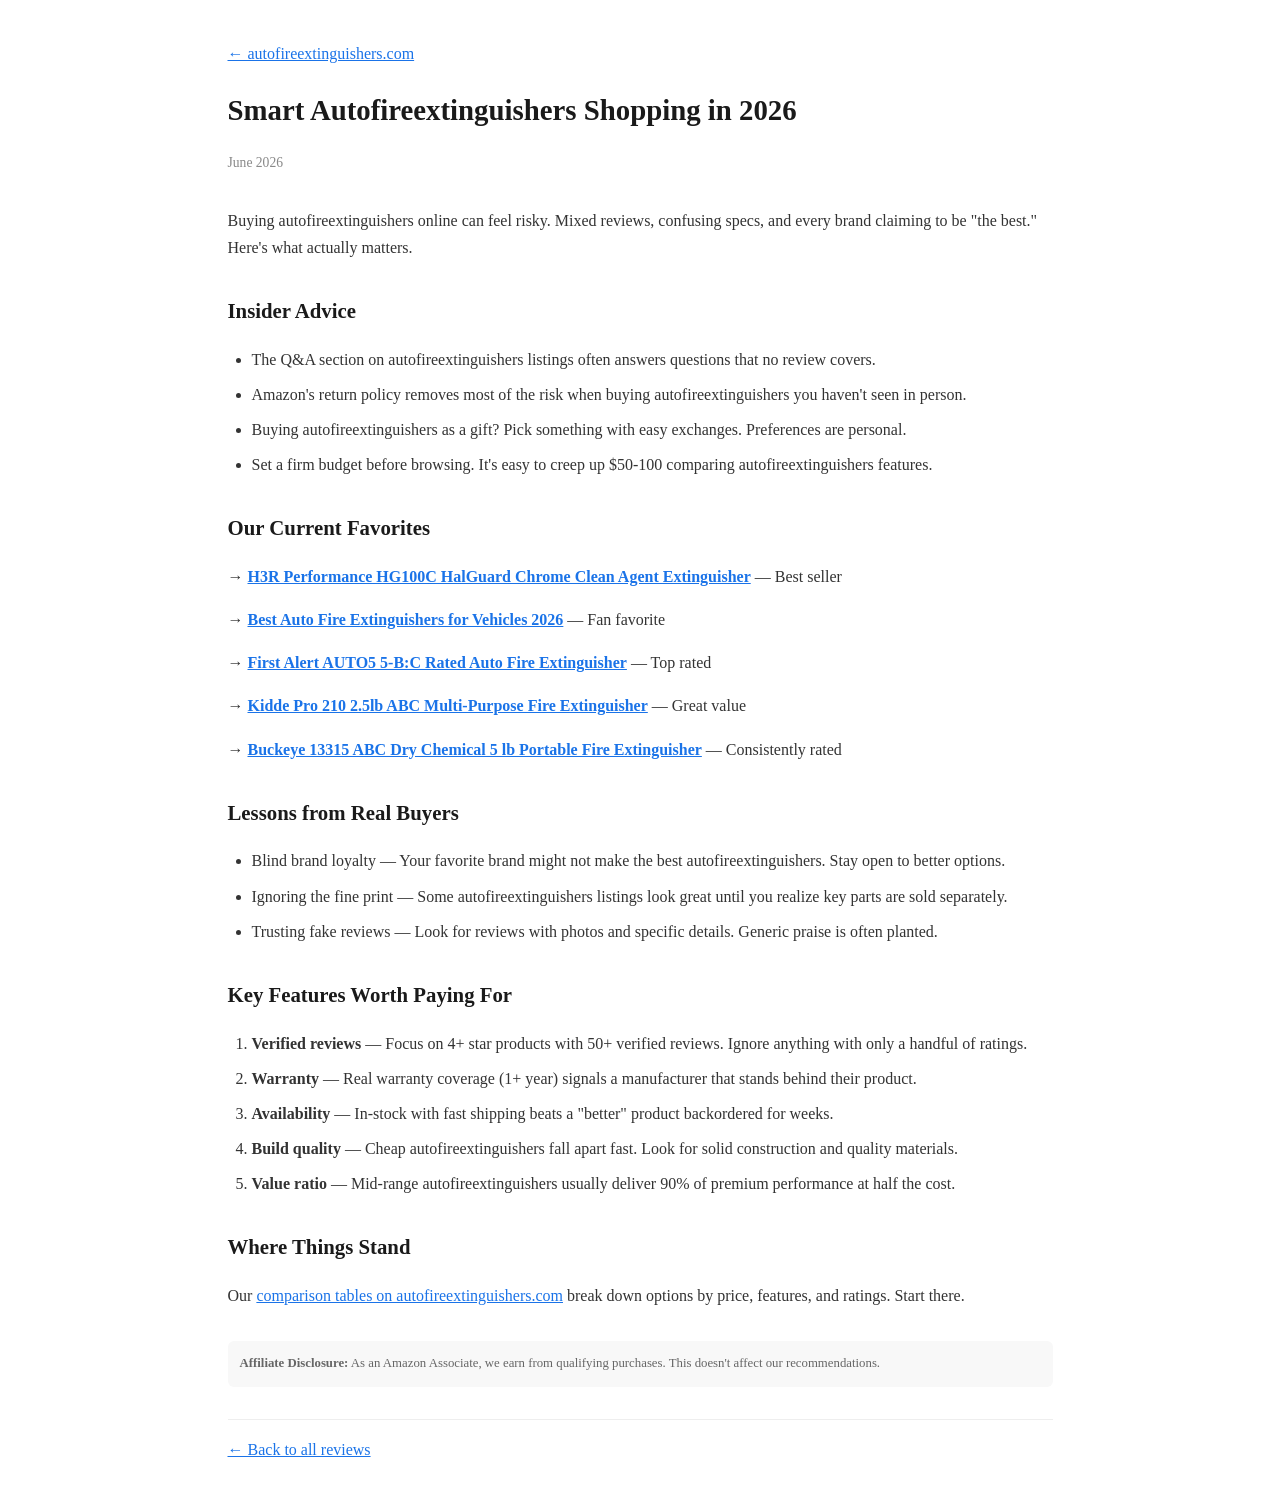
<file: smart-autofireextinguishers-shopping-2026.html>
<!DOCTYPE html>
<html lang="en">
<head>
<meta charset="UTF-8"><meta name="viewport" content="width=device-width,initial-scale=1.0">
<title>Smart Autofireextinguishers Shopping in 2026 | autofireextinguishers.com</title>
<meta name="description" content="Honest autofireextinguishers guide for 2026. Real comparisons, no fluff. Updated June 2026.">
<link rel="canonical" href="https://autofireextinguishers.com/smart-autofireextinguishers-shopping-2026.html">
<script type="application/ld+json">{"@context":"https://schema.org","@type":"Article","headline":"Smart Autofireextinguishers Shopping in 2026","datePublished":"2026-06-29","dateModified":"2026-06-29","publisher":{"@type":"Organization","name":"autofireextinguishers.com"}}</script>
<style>body{max-width:825px;margin:0 auto;padding:24px;font-family:Georgia,'Times New Roman',serif;line-height:1.7;color:#333}h1{font-size:1.8rem;color:#1a1a1a;margin-bottom:.5rem}h2{font-size:1.3rem;color:#1a1a1a;margin-top:2rem}a{color:#1a73e8}.date{color:#888;font-size:.85rem;margin-bottom:2rem}.back{margin-top:2rem;padding-top:1rem;border-top:1px solid #eee}p{margin:1rem 0}ul,ol{margin:1rem 0;padding-left:1.5rem}li{margin:.5rem 0}.disc{background:#f8f8f8;padding:12px;border-radius:6px;font-size:.8rem;color:#666;margin-top:2rem}</style>
</head>
<body>
<p><a href="/">← autofireextinguishers.com</a></p>
<h1>Smart Autofireextinguishers Shopping in 2026</h1>
<p class="date">June 2026</p>
<p>Buying autofireextinguishers online can feel risky. Mixed reviews, confusing specs, and every brand claiming to be "the best." Here's what actually matters.</p>
<h2>Insider Advice</h2>
<ul>
  <li>The Q&A section on autofireextinguishers listings often answers questions that no review covers.</li>
  <li>Amazon's return policy removes most of the risk when buying autofireextinguishers you haven't seen in person.</li>
  <li>Buying autofireextinguishers as a gift? Pick something with easy exchanges. Preferences are personal.</li>
  <li>Set a firm budget before browsing. It's easy to creep up $50-100 comparing autofireextinguishers features.</li>
</ul>
<h2>Our Current Favorites</h2>
<p><strong>→ <a href="https://www.amazon.com/dp/B00IXHB53G?tag=brazenprodu01-20">H3R Performance HG100C HalGuard Chrome Clean Agent Extinguisher</a></strong> — Best seller</p>
<p><strong>→ <a href="https://www.amazon.com/dp/B000MIXS3O?tag=brazenprodu01-20">Best Auto Fire Extinguishers for Vehicles 2026</a></strong> — Fan favorite</p>
<p><strong>→ <a href="https://www.amazon.com/dp/B01N9DRMIX?tag=brazenprodu01-20">First Alert AUTO5 5-B:C Rated Auto Fire Extinguisher</a></strong> — Top rated</p>
<p><strong>→ <a href="https://www.amazon.com/dp/B07CKV8XY4?tag=brazenprodu01-20">Kidde Pro 210 2.5lb ABC Multi-Purpose Fire Extinguisher</a></strong> — Great value</p>
<p><strong>→ <a href="https://www.amazon.com/dp/B001GZATQS?tag=brazenprodu01-20">Buckeye 13315 ABC Dry Chemical 5 lb Portable Fire Extinguisher</a></strong> — Consistently rated</p>
<h2>Lessons from Real Buyers</h2>
<ul>
  <li>Blind brand loyalty — Your favorite brand might not make the best autofireextinguishers. Stay open to better options.</li>
  <li>Ignoring the fine print — Some autofireextinguishers listings look great until you realize key parts are sold separately.</li>
  <li>Trusting fake reviews — Look for reviews with photos and specific details. Generic praise is often planted.</li>
</ul>
<h2>Key Features Worth Paying For</h2>
<ol>
  <li><strong>Verified reviews</strong> — Focus on 4+ star products with 50+ verified reviews. Ignore anything with only a handful of ratings.</li>
  <li><strong>Warranty</strong> — Real warranty coverage (1+ year) signals a manufacturer that stands behind their product.</li>
  <li><strong>Availability</strong> — In-stock with fast shipping beats a "better" product backordered for weeks.</li>
  <li><strong>Build quality</strong> — Cheap autofireextinguishers fall apart fast. Look for solid construction and quality materials.</li>
  <li><strong>Value ratio</strong> — Mid-range autofireextinguishers usually deliver 90% of premium performance at half the cost.</li>
</ol>
<h2>Where Things Stand</h2>
<p>Our <a href="/">comparison tables on autofireextinguishers.com</a> break down options by price, features, and ratings. Start there.</p>

<div class="disc"><strong>Affiliate Disclosure:</strong> As an Amazon Associate, we earn from qualifying purchases. This doesn't affect our recommendations.</div>
<div class="back"><a href="/">← Back to all reviews</a></div>
</body></html>
</file>
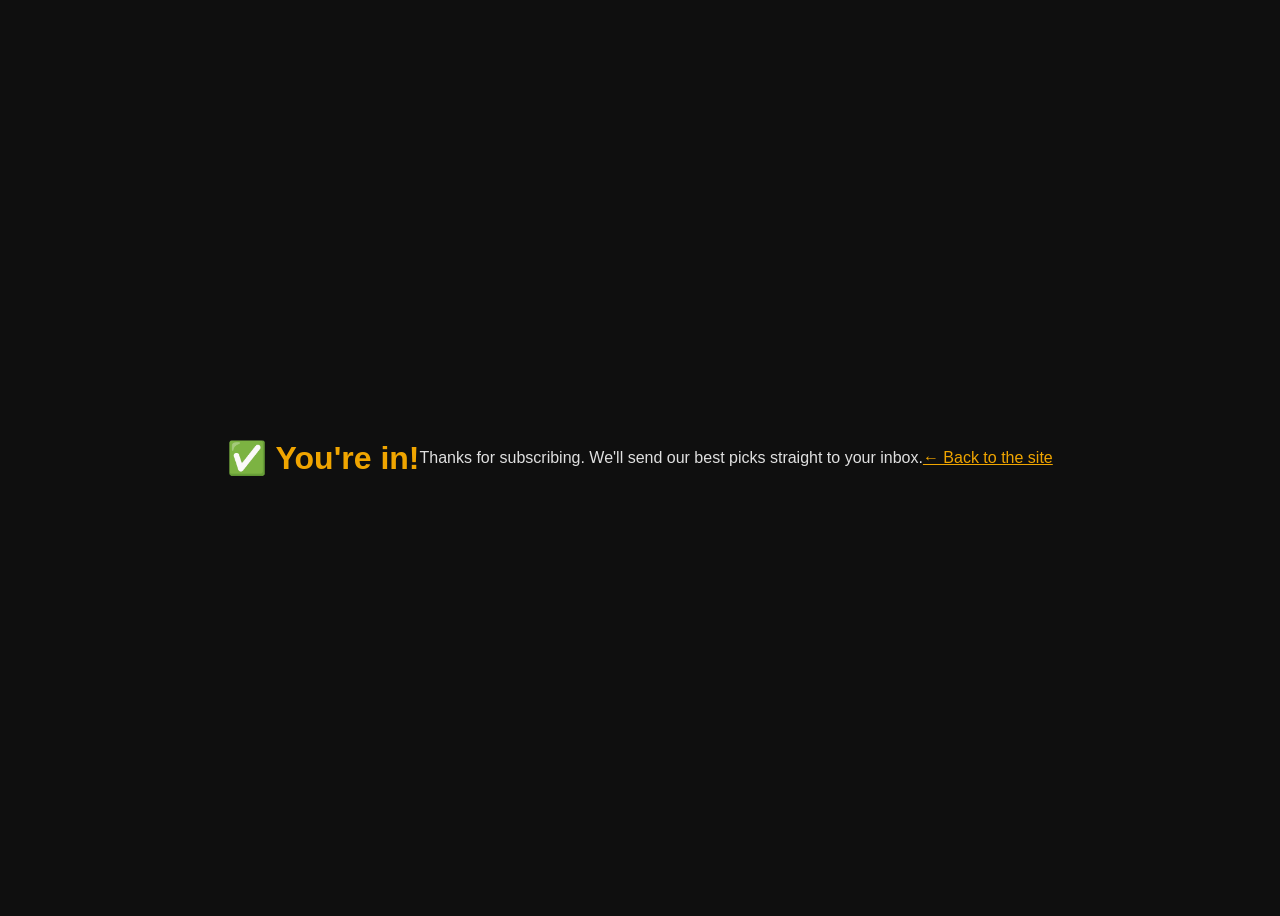
<file: thanks.html>
<!doctype html>
<html lang="en">
<head>
<meta charset="utf-8">
<title>Thanks! — autofireextinguishers.com</title>
<meta name="robots" content="noindex">
<style>
body { font-family: sans-serif; background: #0f0f0f; color: #e0e0e0; display: flex; align-items: center; justify-content: center; min-height: 100vh; text-align: center; }
h1 { color: #f0a500; }
a { color: #f0a500; }
</style>
</head>
<body>
<h1>✅ You're in!</h1>
<p>Thanks for subscribing. We'll send our best picks straight to your inbox.</p>
<p><a href="/">← Back to the site</a></p>
</body>
</html>
</file>
<file: css/style.css>
/* ===== RESET & BASE ===== */
*,*::before,*::after{box-sizing:border-box;margin:0;padding:0}
:root{
  --bg:#111;--bg-card:#1a1a1a;--bg-nav:#0d0d0d;
  --text:#e0e0e0;--text-muted:#999;--text-heading:#fff;
  --accent:#e63946;--accent-hover:#ff4d5a;
  --accent-orange:#ff6b35;--accent-yellow:#ffc107;
  --border:#333;--radius:8px;
  --font-body:'Inter',sans-serif;--font-heading:'Oswald',sans-serif;
  --max-w:1200px;
}
html{scroll-behavior:smooth}
body{font-family:var(--font-body);background:var(--bg);color:var(--text);line-height:1.7;font-size:16px}
a{color:var(--accent);text-decoration:none;transition:color .2s}
a:hover{color:var(--accent-hover)}
img{max-width:100%;display:block}
h1,h2,h3,h4{font-family:var(--font-heading);color:var(--text-heading);line-height:1.2;text-transform:uppercase;letter-spacing:.5px}
h1{font-size:2.4rem;margin-bottom:1rem}
h2{font-size:1.8rem;margin-bottom:.8rem}
h3{font-size:1.3rem;margin-bottom:.5rem}
p{margin-bottom:1rem}
ul,ol{margin-bottom:1rem;padding-left:1.5rem}
li{margin-bottom:.4rem}

/* ===== NAV ===== */
.site-nav{background:var(--bg-nav);border-bottom:2px solid var(--accent);position:sticky;top:0;z-index:1000}
.nav-inner{max-width:var(--max-w);margin:0 auto;display:flex;align-items:center;justify-content:space-between;padding:.8rem 1.5rem}
.nav-logo{font-family:var(--font-heading);font-size:1.4rem;color:var(--accent);font-weight:700;text-transform:uppercase;letter-spacing:1px}
.nav-logo span{color:var(--text-heading)}
.nav-links{display:flex;gap:1.5rem;list-style:none}
.nav-links a{color:var(--text);font-size:.95rem;font-weight:500;padding:.3rem 0;border-bottom:2px solid transparent;transition:border-color .2s,color .2s}
.nav-links a:hover,.nav-links a.active{color:var(--accent);border-bottom-color:var(--accent)}
.hamburger{display:none;flex-direction:column;gap:5px;cursor:pointer;background:none;border:none;padding:5px}
.hamburger span{display:block;width:26px;height:3px;background:var(--text);border-radius:2px;transition:transform .3s}

/* ===== BREADCRUMBS ===== */
.breadcrumbs{max-width:var(--max-w);margin:0 auto;padding:1rem 1.5rem .5rem;font-size:.85rem;color:var(--text-muted)}
.breadcrumbs a{color:var(--text-muted)}
.breadcrumbs a:hover{color:var(--accent)}
.breadcrumbs .sep{margin:0 .4rem}

/* ===== LAYOUT ===== */
.page-wrap{max-width:var(--max-w);margin:0 auto;padding:1rem 1.5rem 3rem;display:grid;grid-template-columns:1fr 300px;gap:2rem}
.main-content{min-width:0}
.sidebar{position:sticky;top:80px;align-self:start}

/* ===== HERO ===== */
.hero{background:linear-gradient(135deg,#1a0000 0%,#0d0d0d 50%,#1a0a00 100%);border-bottom:3px solid var(--accent);padding:3rem 1.5rem;text-align:center}
.hero-inner{max-width:var(--max-w);margin:0 auto}
.hero h1{font-size:2.8rem;margin-bottom:.5rem}
.hero h1 span{color:var(--accent)}
.hero p{font-size:1.15rem;color:var(--text-muted);max-width:700px;margin:0 auto 1.5rem}
.hero-cta{display:inline-block;background:var(--accent);color:#fff;padding:.8rem 2rem;border-radius:var(--radius);font-weight:600;font-size:1rem;transition:background .2s}
.hero-cta:hover{background:var(--accent-hover);color:#fff}

/* ===== CARDS ===== */
.card-grid{display:grid;grid-template-columns:repeat(auto-fill,minmax(280px,1fr));gap:1.5rem;margin:1.5rem 0}
.card{background:var(--bg-card);border:1px solid var(--border);border-radius:var(--radius);padding:1.5rem;transition:border-color .2s,transform .2s}
.card:hover{border-color:var(--accent);transform:translateY(-2px)}
.card h3{color:var(--accent)}
.card p{font-size:.95rem;color:var(--text-muted)}
.card-badge{display:inline-block;background:var(--accent);color:#fff;font-size:.75rem;font-weight:700;padding:.2rem .6rem;border-radius:3px;margin-bottom:.8rem;text-transform:uppercase}
.card-badge.orange{background:var(--accent-orange)}
.card-badge.yellow{background:var(--accent-yellow);color:#111}

/* ===== PRODUCT CARDS ===== */
.product-card{background:var(--bg-card);border:1px solid var(--border);border-radius:var(--radius);padding:1.5rem;margin-bottom:1.5rem}
.product-card h3{font-size:1.4rem;margin-bottom:.3rem}
.product-meta{font-size:.85rem;color:var(--text-muted);margin-bottom:1rem}
.product-card .rank{font-family:var(--font-heading);font-size:2rem;color:var(--accent);float:left;margin-right:1rem;line-height:1}
.pros-cons{display:grid;grid-template-columns:1fr 1fr;gap:1rem;margin:1rem 0}
.pros h4{color:#4caf50;font-size:.9rem;margin-bottom:.4rem}
.cons h4{color:var(--accent);font-size:.9rem;margin-bottom:.4rem}
.pros ul,.cons ul{list-style:none;padding:0;font-size:.9rem}
.pros li::before{content:"✓ ";color:#4caf50;font-weight:700}
.cons li::before{content:"✗ ";color:var(--accent);font-weight:700}
.product-cta{display:inline-block;background:var(--accent);color:#fff;padding:.6rem 1.5rem;border-radius:var(--radius);font-weight:600;margin-top:.5rem;transition:background .2s}
.product-cta:hover{background:var(--accent-hover);color:#fff}

/* ===== COMPARISON TABLE ===== */
.table-wrap{overflow-x:auto;margin:1.5rem 0}
.comparison-table{width:100%;border-collapse:collapse;font-size:.9rem}
.comparison-table th{background:var(--accent);color:#fff;padding:.7rem .8rem;text-align:left;font-family:var(--font-heading);text-transform:uppercase;font-size:.85rem;letter-spacing:.5px}
.comparison-table td{padding:.6rem .8rem;border-bottom:1px solid var(--border)}
.comparison-table tr:nth-child(even){background:rgba(255,255,255,.03)}
.comparison-table tr:hover{background:rgba(230,57,70,.08)}

/* ===== SIDEBAR ===== */
.sidebar-box{background:var(--bg-card);border:1px solid var(--border);border-radius:var(--radius);padding:1.2rem;margin-bottom:1.5rem}
.sidebar-box h3{font-size:1rem;color:var(--accent);margin-bottom:.8rem;padding-bottom:.5rem;border-bottom:1px solid var(--border)}
.sidebar-box ul{list-style:none;padding:0}
.sidebar-box li{margin-bottom:.5rem}
.sidebar-box a{color:var(--text);font-size:.9rem}
.sidebar-box a:hover{color:var(--accent)}
.sidebar-cta{display:block;background:var(--accent);color:#fff;text-align:center;padding:.7rem;border-radius:var(--radius);font-weight:600;margin-top:.8rem;transition:background .2s}
.sidebar-cta:hover{background:var(--accent-hover);color:#fff}

/* ===== SECTIONS ===== */
.section{margin:2rem 0}
.section-alt{background:rgba(255,255,255,.02);border-radius:var(--radius);padding:1.5rem;margin:2rem 0}
.callout{background:linear-gradient(135deg,rgba(230,57,70,.1),rgba(255,107,53,.05));border-left:4px solid var(--accent);padding:1rem 1.2rem;border-radius:0 var(--radius) var(--radius) 0;margin:1.5rem 0}
.callout strong{color:var(--accent)}

/* ===== FOOTER ===== */
.site-footer{background:var(--bg-nav);border-top:2px solid var(--accent);padding:2rem 1.5rem;margin-top:3rem}
.footer-inner{max-width:var(--max-w);margin:0 auto;display:grid;grid-template-columns:repeat(3,1fr);gap:2rem}
.footer-col h4{font-family:var(--font-heading);color:var(--accent);margin-bottom:.8rem;font-size:1rem;text-transform:uppercase}
.footer-col ul{list-style:none;padding:0}
.footer-col li{margin-bottom:.4rem}
.footer-col a{color:var(--text-muted);font-size:.9rem}
.footer-col a:hover{color:var(--accent)}
.footer-bottom{max-width:var(--max-w);margin:1.5rem auto 0;padding-top:1rem;border-top:1px solid var(--border);text-align:center;font-size:.8rem;color:var(--text-muted)}
.footer-bottom .affiliate-disc{font-size:.75rem;margin-top:.5rem;line-height:1.5}

/* ===== INFO BOXES ===== */
.info-box{background:var(--bg-card);border:1px solid var(--border);border-radius:var(--radius);padding:1.2rem;margin:1.5rem 0}
.info-box h3{color:var(--accent-orange);margin-bottom:.5rem}
.warning-box{background:rgba(230,57,70,.08);border:1px solid var(--accent);border-radius:var(--radius);padding:1.2rem;margin:1.5rem 0}
.warning-box strong{color:var(--accent)}

/* ===== QUICK PICKS ===== */
.quick-picks{display:grid;grid-template-columns:repeat(3,1fr);gap:1.5rem;margin:1.5rem 0}
.quick-pick{background:var(--bg-card);border:2px solid var(--border);border-radius:var(--radius);padding:1.5rem;text-align:center;transition:border-color .2s}
.quick-pick:hover{border-color:var(--accent)}
.quick-pick .pick-num{font-family:var(--font-heading);font-size:2.5rem;color:var(--accent);line-height:1}
.quick-pick h3{margin:.5rem 0 .3rem}
.quick-pick p{font-size:.9rem;color:var(--text-muted)}

/* ===== VEHICLE CARDS ===== */
.vehicle-grid{display:grid;grid-template-columns:repeat(3,1fr);gap:1.5rem;margin:1.5rem 0}
.vehicle-card{background:var(--bg-card);border:1px solid var(--border);border-radius:var(--radius);padding:2rem 1.5rem;text-align:center;transition:border-color .2s,transform .2s}
.vehicle-card:hover{border-color:var(--accent);transform:translateY(-3px)}
.vehicle-card .icon{font-size:2.5rem;margin-bottom:.8rem}
.vehicle-card h3{font-size:1.1rem}
.vehicle-card p{font-size:.85rem;color:var(--text-muted)}

/* ===== ABOUT PAGE ===== */
.about-section{margin:2rem 0}
.about-section h2{border-bottom:2px solid var(--accent);padding-bottom:.5rem;display:inline-block}
.disclosure-box{background:rgba(255,193,7,.05);border:1px solid var(--accent-yellow);border-radius:var(--radius);padding:1.5rem;margin:1.5rem 0}
.disclosure-box h3{color:var(--accent-yellow)}

/* ===== MOBILE ===== */
@media(max-width:900px){
  .page-wrap{grid-template-columns:1fr}
  .sidebar{position:static}
  .footer-inner{grid-template-columns:1fr}
  .quick-picks{grid-template-columns:1fr}
  .vehicle-grid{grid-template-columns:repeat(2,1fr)}
  .pros-cons{grid-template-columns:1fr}
}
@media(max-width:700px){
  .nav-links{display:none;flex-direction:column;position:absolute;top:100%;left:0;right:0;background:var(--bg-nav);padding:1rem 1.5rem;border-bottom:2px solid var(--accent);gap:.8rem}
  .nav-links.open{display:flex}
  .hamburger{display:flex}
  .hero h1{font-size:2rem}
  h1{font-size:1.8rem}
  .vehicle-grid{grid-template-columns:1fr}
  .card-grid{grid-template-columns:1fr}
  .comparison-table{font-size:.8rem}
  .comparison-table th,.comparison-table td{padding:.4rem .5rem}
}
</file>
